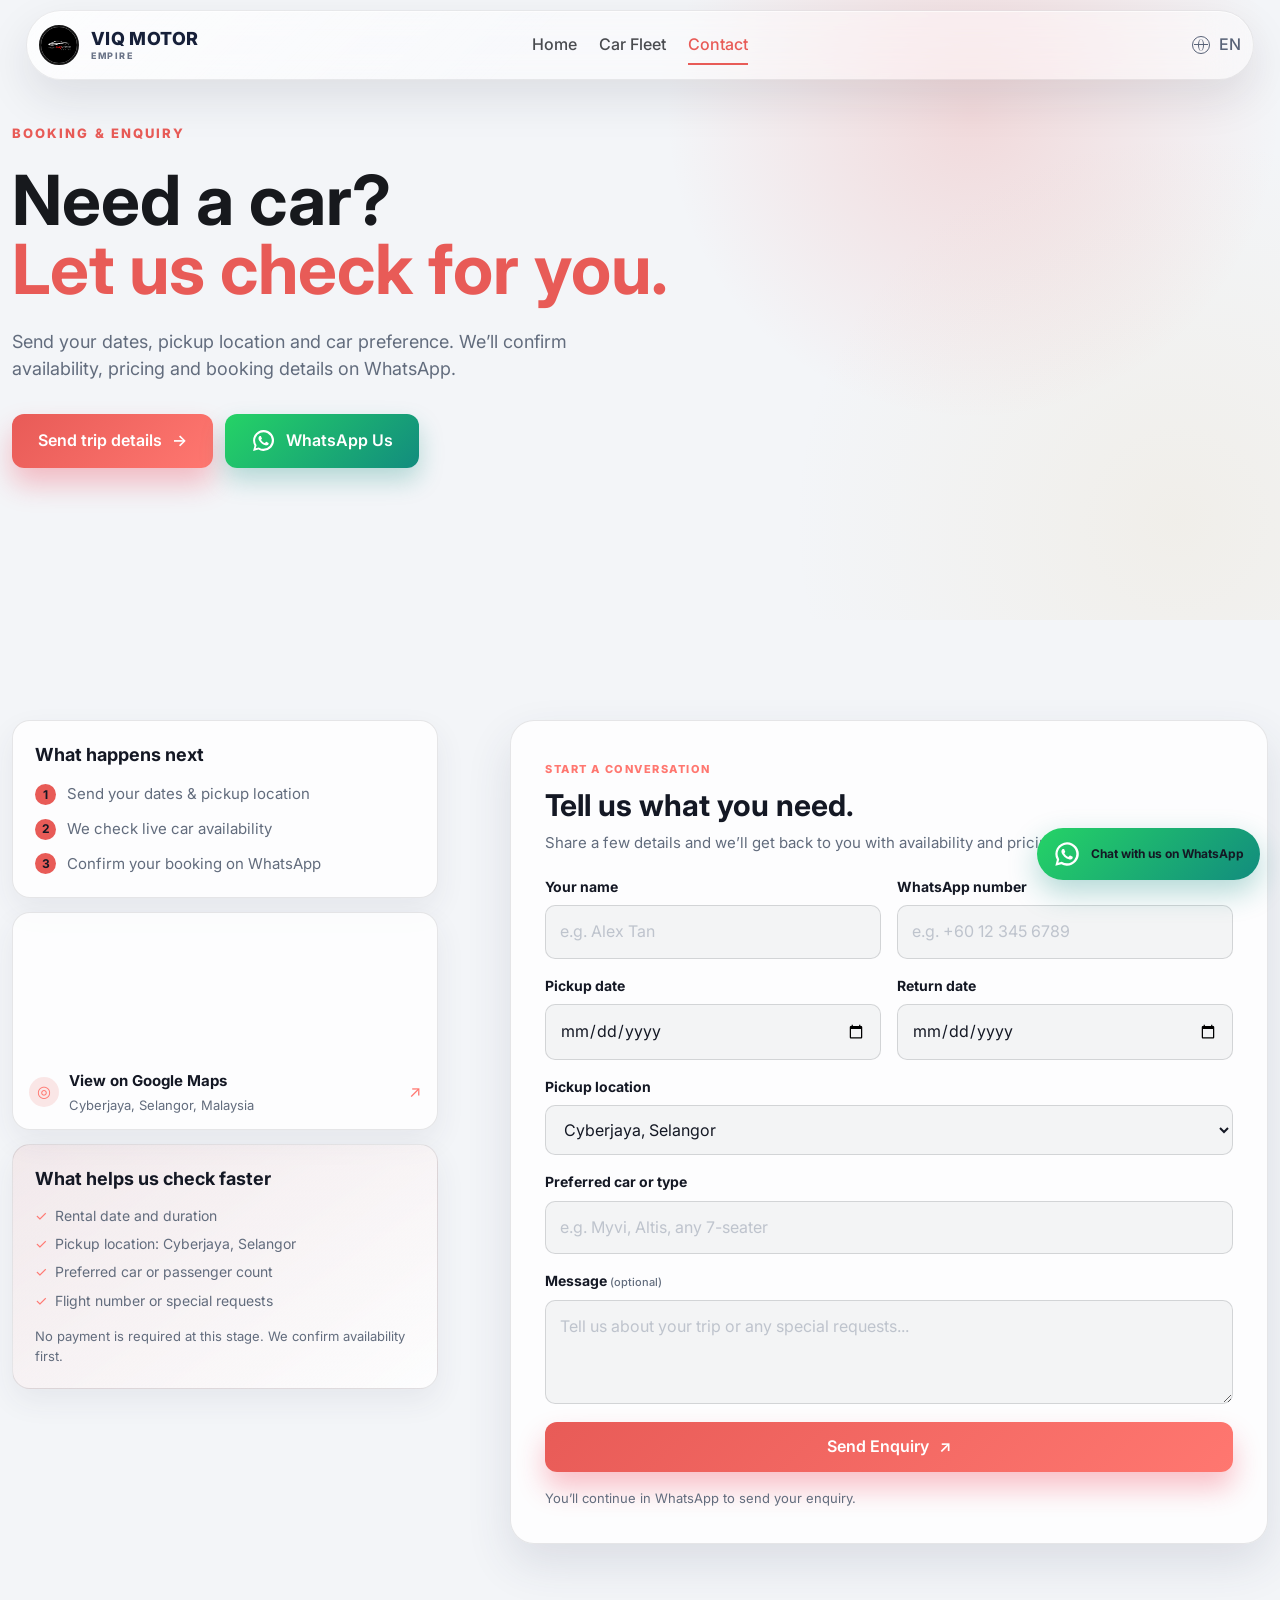
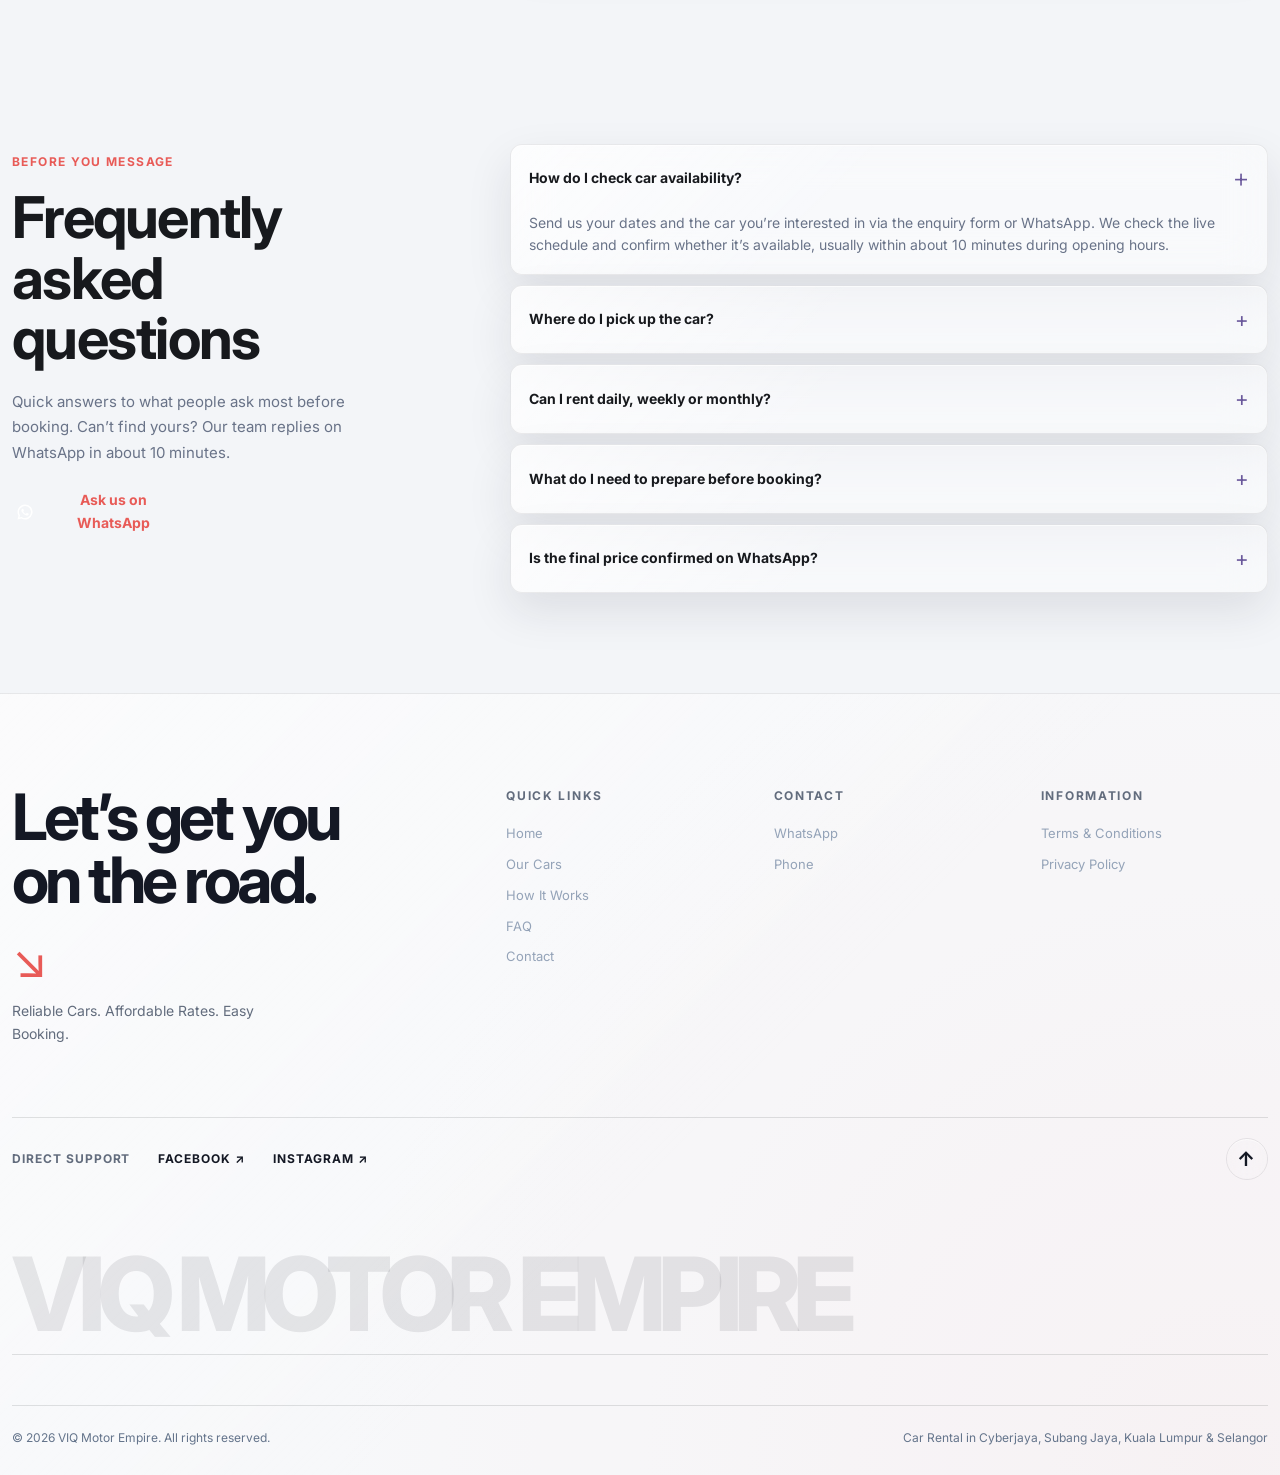
<file: contact.html>
<!DOCTYPE html>
<html lang="en" data-theme="light">
<head>
    <meta charset="UTF-8">
    <meta name="viewport" content="width=device-width, initial-scale=1.0">
    <meta name="description" content="Contact VIQ Motor Empire for car rental availability, pricing and booking support across Kuala Lumpur and Selangor.">
    <link rel="canonical" href="https://www.example.com/contact.html">
    <title>Contact & FAQ | VIQ Motor Empire</title>
    <link rel="preconnect" href="https://fonts.googleapis.com">
    <link rel="preconnect" href="https://fonts.gstatic.com" crossorigin>
    <link href="https://fonts.googleapis.com/css2?family=Inter:wght@400;500;600;700;800&family=Manrope:wght@400;500;600;700;800&display=swap" rel="stylesheet">
    <link rel="stylesheet" href="css/style.css?v=22">
</head>
<body class="contact-page">

    <header class="site-header" id="site-header">
        <nav class="navbar container">
            <a href="index.html#home" class="logo" aria-label="VIQ Motor Empire Home">
                <img class="logo-mark" src="img/VIQ%20MOTOR%20EMPIRE%20BLACK.png" alt="">
                <span class="logo-copy"><strong>VIQ MOTOR</strong><small>EMPIRE</small></span>
            </a>
            <div class="nav-links" id="nav-links">
                <a href="index.html#home">Home</a>
                <a href="fleet.html">Car Fleet</a>
                <a class="is-active" href="contact.html">Contact</a>
            </div>
            <div class="nav-actions">
                <button class="language-switcher" id="language-switcher" type="button" aria-label="Current language: English" aria-expanded="false"><span class="globe-icon" aria-hidden="true"></span><span class="language-code">EN</span></button>
                <button class="menu-toggle" id="menu-toggle" aria-label="Open navigation menu" aria-expanded="false" type="button"><span></span><span></span><span></span></button>
            </div>
        </nav>
    </header>

    <main>
        <section class="hero contact-hero" id="home">
            <div class="hero-overlay"></div>
            <div class="container hero-content">
                <div class="hero-copy reveal">
                    <div class="eyebrow">BOOKING & ENQUIRY</div>
                    <h1>Need a car? <span>Let us check for you.</span></h1>
                    <p>Send your dates, pickup location and car preference. We’ll confirm availability, pricing and booking details on WhatsApp.</p>
                    <div class="hero-actions">
                        <a href="#contact" class="btn btn-primary btn-large">Send trip details <span>→</span></a>
                        <button class="btn btn-whatsapp btn-large" data-whatsapp-general type="button"><span class="whatsapp-icon"></span>WhatsApp Us</button>
                    </div>
                </div>
            </div>
        </section>

        <section class="section contact-section" id="contact">
            <div class="container">
                <div class="contact-grid">
                    <aside class="contact-aside reveal">
                        <div class="contact-process-card">
                            <h2>What happens next</h2>
                            <ol>
                                <li><b>1</b><span>Send your dates & pickup location</span></li>
                                <li><b>2</b><span>We check live car availability</span></li>
                                <li><b>3</b><span>Confirm your booking on WhatsApp</span></li>
                            </ol>
                        </div>

                        <div class="contact-map-card">
                            <iframe
                                src="https://www.google.com/maps?q=Cyberjaya%2C%20Selangor%2C%20Malaysia&output=embed"
                                title="Map of Cyberjaya, Selangor"
                                loading="lazy"
                                referrerpolicy="no-referrer-when-downgrade"
                            ></iframe>
                            <a class="contact-map-label" href="https://www.google.com/maps/search/?api=1&query=Cyberjaya%2C%20Selangor%2C%20Malaysia" target="_blank" rel="noopener noreferrer">
                                <span class="contact-map-pin">◎</span>
                                <span><strong>View on Google Maps</strong><small>Cyberjaya, Selangor, Malaysia</small></span>
                                <span aria-hidden="true">↗</span>
                            </a>
                        </div>

                        <div class="contact-check-card">
                            <h2>What helps us check faster</h2>
                            <ul>
                                <li>Rental date and duration</li>
                                <li>Pickup location: Cyberjaya, Selangor</li>
                                <li>Preferred car or passenger count</li>
                                <li>Flight number or special requests</li>
                            </ul>
                            <p>No payment is required at this stage. We confirm availability first.</p>
                        </div>
                    </aside>

                    <div class="contact-form-panel reveal">
                        <div class="contact-form-heading">
                            <span class="contact-form-kicker">START A CONVERSATION</span>
                            <h3>Tell us what you need.</h3>
                            <p>Share a few details and we’ll get back to you with availability and pricing.</p>
                        </div>
                        <form class="contact-form" id="contact-form">
                            <div class="contact-form-grid">
                                <label class="contact-field"><span>Your name</span><input type="text" name="name" autocomplete="name" placeholder="e.g. Alex Tan" required></label>
                                <label class="contact-field"><span>WhatsApp number</span><input type="tel" name="phone" autocomplete="tel" placeholder="e.g. +60 12 345 6789" required></label>
                                <label class="contact-field"><span>Pickup date</span><input type="date" name="pickup" required></label>
                                <label class="contact-field"><span>Return date</span><input type="date" name="return" required></label>
                            </div>
                            <label class="contact-field"><span>Pickup location</span><select name="location" required><option value="Cyberjaya, Selangor">Cyberjaya, Selangor</option></select></label>
                            <label class="contact-field"><span>Preferred car or type</span><input type="text" name="vehicle" placeholder="e.g. Myvi, Altis, any 7-seater" required></label>
                            <label class="contact-field"><span>Message <small>(optional)</small></span><textarea name="message" rows="3" placeholder="Tell us about your trip or any special requests..."></textarea></label>
                            <button class="btn btn-primary contact-submit" type="submit">Send Enquiry <span aria-hidden="true">↗</span></button>
                            <p class="contact-form-note">You’ll continue in WhatsApp to send your enquiry.</p>
                        </form>
                    </div>

                </div>
            </div>
        </section>

        <section class="section faq-section" id="faq">
            <div class="container faq-layout">
                <div class="faq-intro reveal">
                    <span class="section-label">BEFORE YOU MESSAGE</span>
                    <h2>Frequently asked<br>questions</h2>
                    <p>Quick answers to what people ask most before booking. Can’t find yours? Our team replies on WhatsApp in about 10 minutes.</p>
                    <button class="faq-whatsapp-link" data-whatsapp-general type="button"><span class="whatsapp-icon"></span>Ask us on WhatsApp</button>
                </div>
                <div class="faq-list" id="faq-list">
                    <article class="faq-item active reveal"><button class="faq-question" type="button" aria-expanded="true"><span>How do I check car availability?</span><span class="faq-icon">×</span></button><div class="faq-answer"><p>Send us your dates and the car you’re interested in via the enquiry form or WhatsApp. We check the live schedule and confirm whether it’s available, usually within about 10 minutes during opening hours.</p></div></article>
                    <article class="faq-item reveal"><button class="faq-question" type="button" aria-expanded="false"><span>Where do I pick up the car?</span><span class="faq-icon">+</span></button><div class="faq-answer"><p>All cars are collected from our pickup location in Cyberjaya, Selangor.</p></div></article>
                    <article class="faq-item reveal"><button class="faq-question" type="button" aria-expanded="false"><span>Can I rent daily, weekly or monthly?</span><span class="faq-icon">+</span></button><div class="faq-answer"><p>Yes. We offer flexible rental periods, subject to vehicle availability and your requirements.</p></div></article>
                    <article class="faq-item reveal"><button class="faq-question" type="button" aria-expanded="false"><span>What do I need to prepare before booking?</span><span class="faq-icon">+</span></button><div class="faq-answer"><p>Prepare your preferred dates, pickup location, contact number and a valid driving licence for the booking process.</p></div></article>
                    <article class="faq-item reveal"><button class="faq-question" type="button" aria-expanded="false"><span>Is the final price confirmed on WhatsApp?</span><span class="faq-icon">+</span></button><div class="faq-answer"><p>Yes. We confirm availability, rental pricing and booking details with you before you decide.</p></div></article>
                </div>
            </div>
            </section>
    </main>

    <footer class="footer"><div class="container"><div class="footer-grid"><div class="footer-brand"><h2>Let’s get you<br>on the road.</h2><a class="footer-arrow" href="index.html#home" aria-label="Go to homepage">↘</a><p>Reliable Cars. Affordable Rates. Easy Booking.</p></div><div class="footer-links"><h4>Quick Links</h4><a href="index.html#home">Home</a><a href="fleet.html">Our Cars</a><a href="index.html#how-it-works">How It Works</a><a href="#faq">FAQ</a><a href="#contact">Contact</a></div><div class="footer-links"><h4>Contact</h4><button data-whatsapp-general class="footer-action" type="button">WhatsApp</button><a href="tel:+60XXXXXXXXX" data-phone-link>Phone</a></div><div class="footer-links"><h4>Information</h4><a href="terms.html">Terms & Conditions</a><a href="terms.html#personal-information-documents">Privacy Policy</a></div></div><div class="footer-socials"><span>Direct support</span><a href="https://www.facebook.com/viqmotorempire" target="_blank" rel="noopener noreferrer">Facebook ↗</a><a href="https://www.instagram.com/viqmotorempire" target="_blank" rel="noopener noreferrer">Instagram ↗</a><a href="index.html#home" class="footer-back-top" aria-label="Back to top">↑</a></div><div class="footer-signature" aria-hidden="true">VIQ MOTOR EMPIRE</div><div class="footer-bottom"><p>© <span id="current-year"></span> VIQ Motor Empire. All rights reserved.</p><p>Car Rental in Cyberjaya, Subang Jaya, Kuala Lumpur & Selangor</p></div></div></footer>

    <button class="floating-whatsapp" data-whatsapp-general aria-label="Chat with VIQ Motor Empire on WhatsApp" type="button"><span class="floating-whatsapp-icon"></span><span class="floating-whatsapp-label">Chat with us on WhatsApp</span></button>
    <script src="js/script.js?v=22"></script>
</body>
</html>
</file>
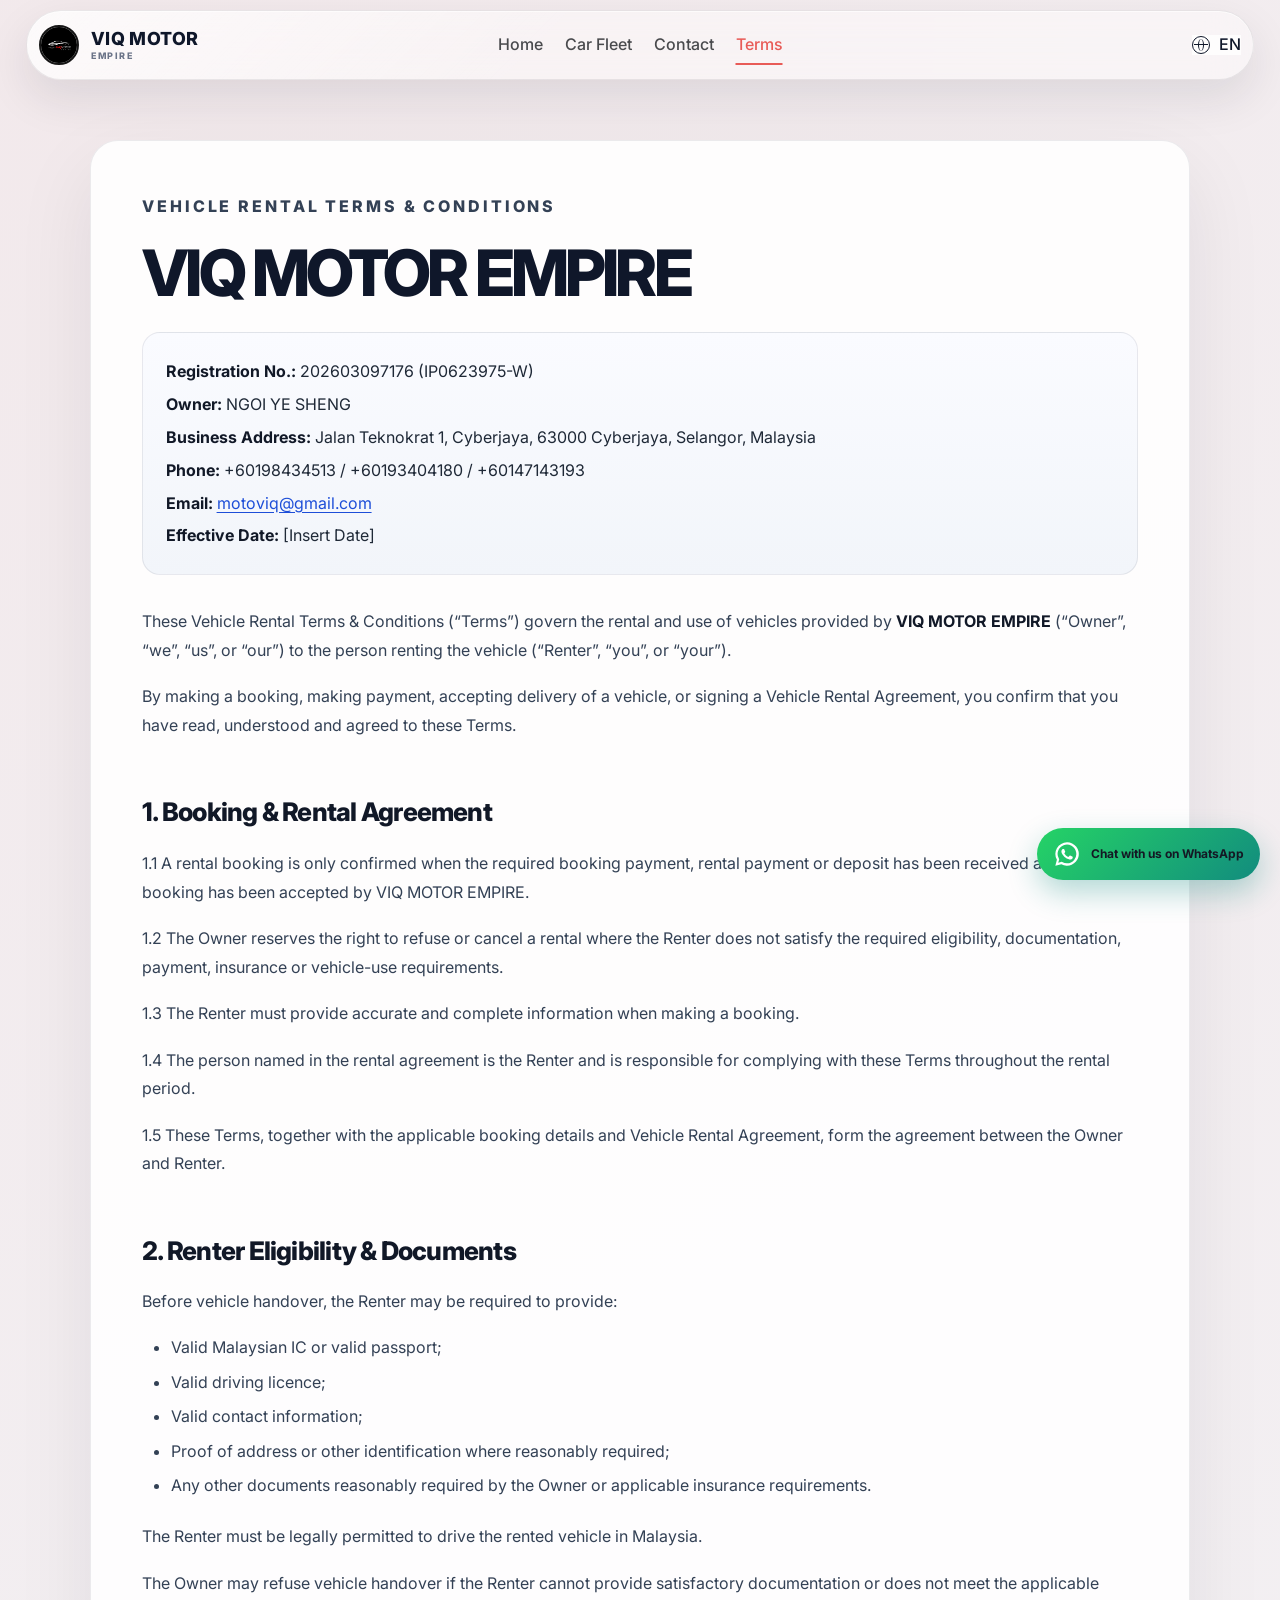
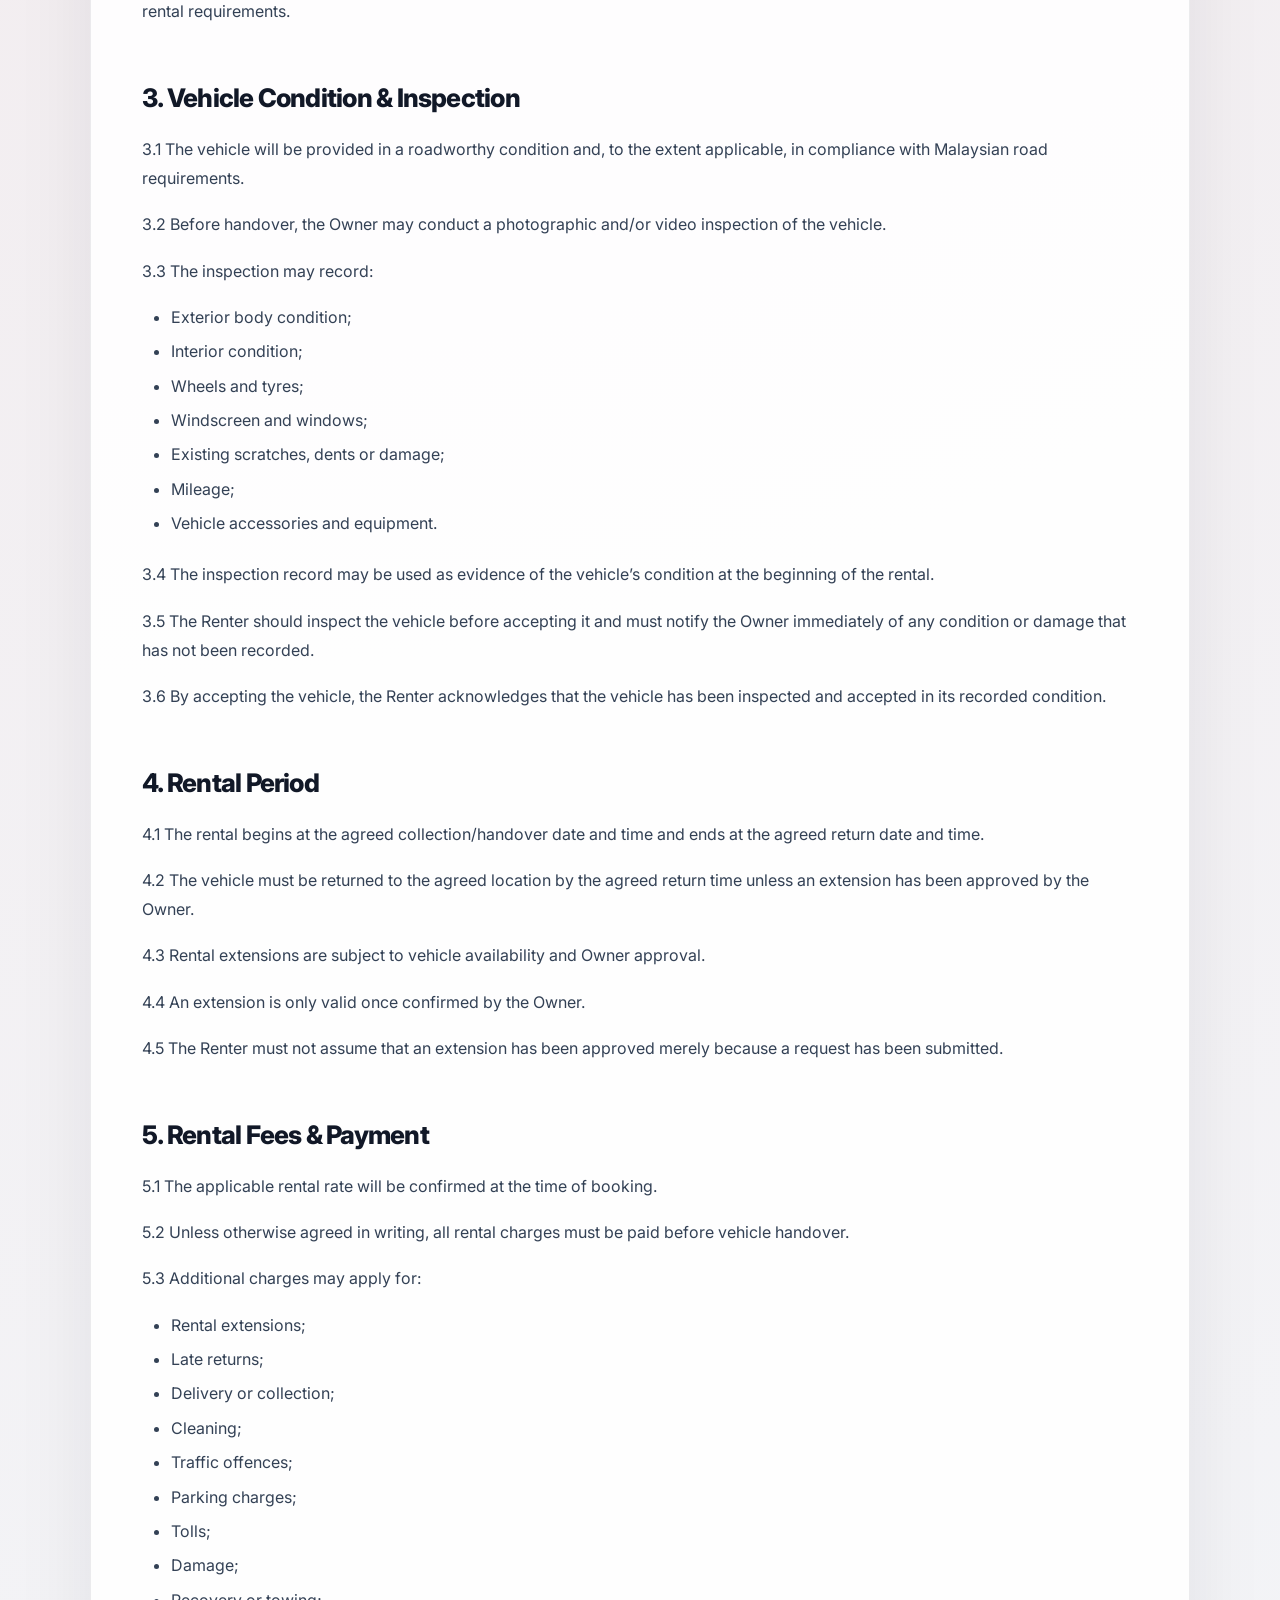
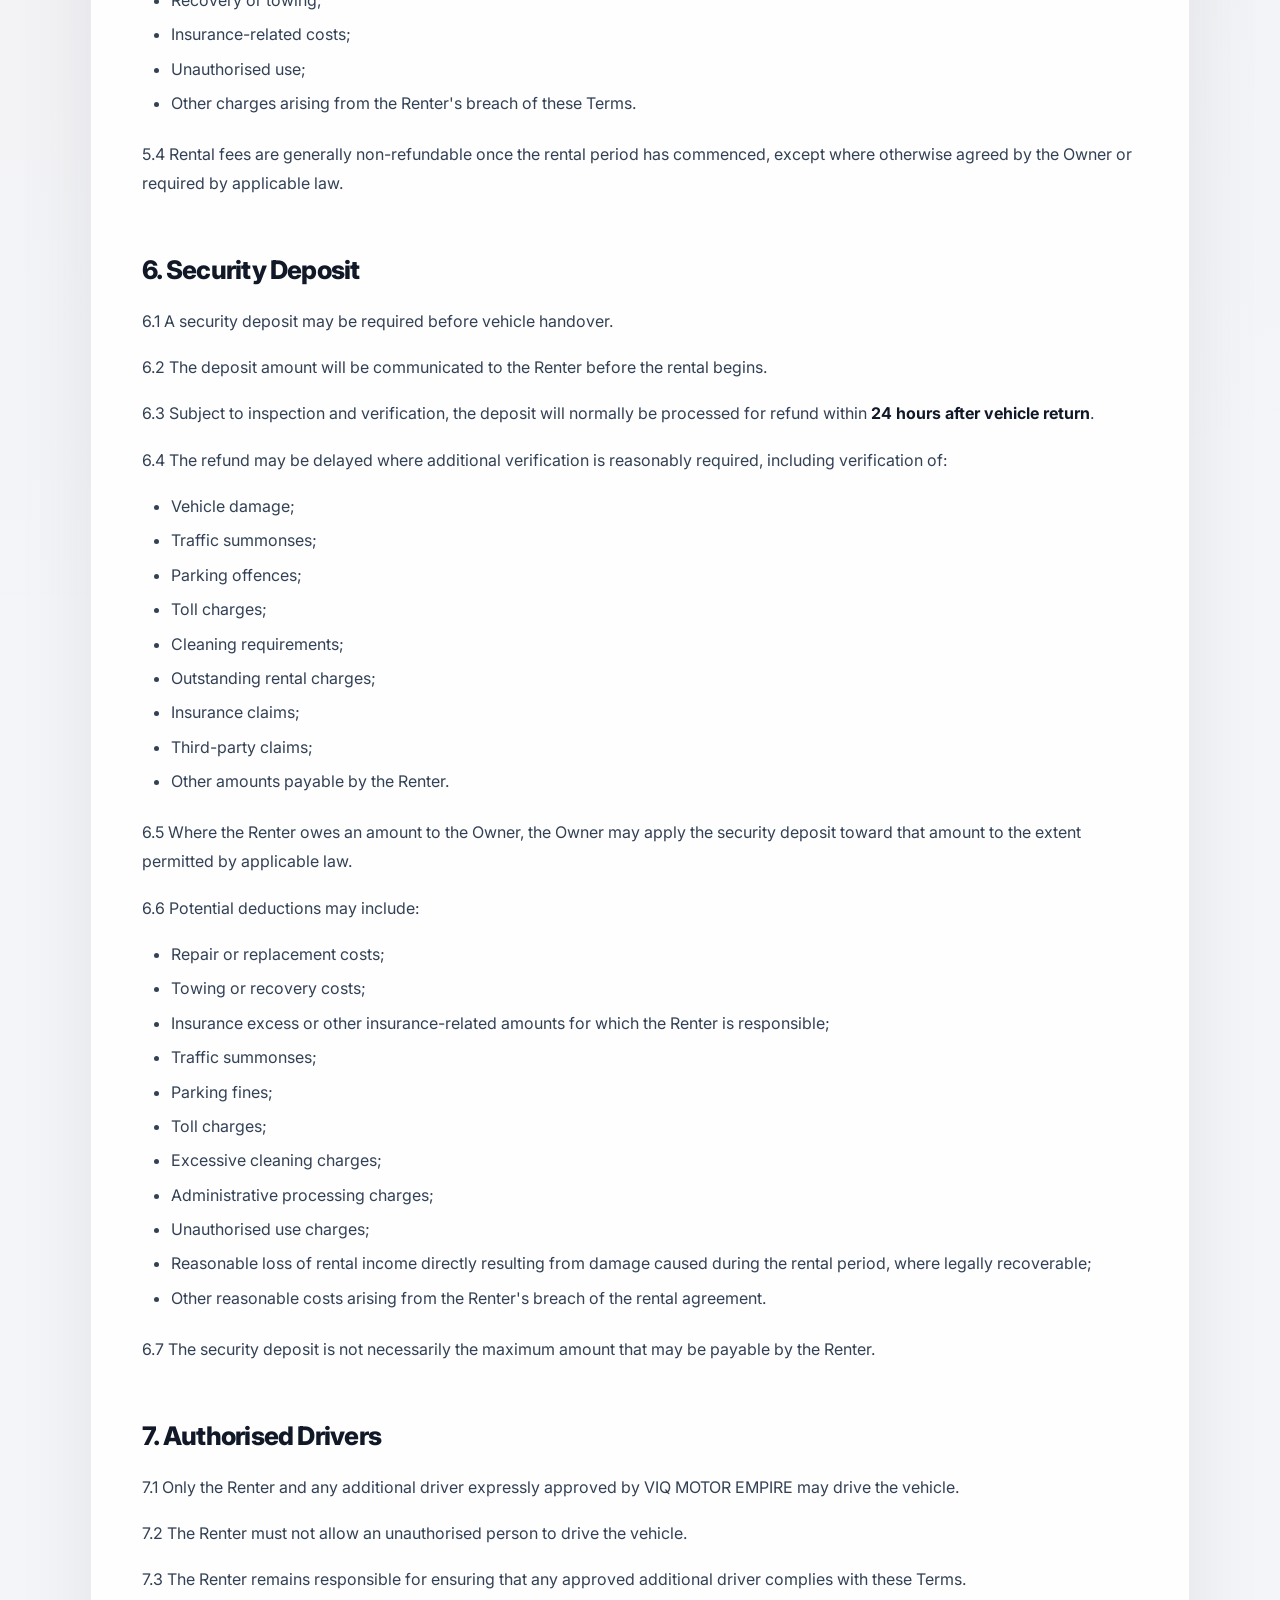
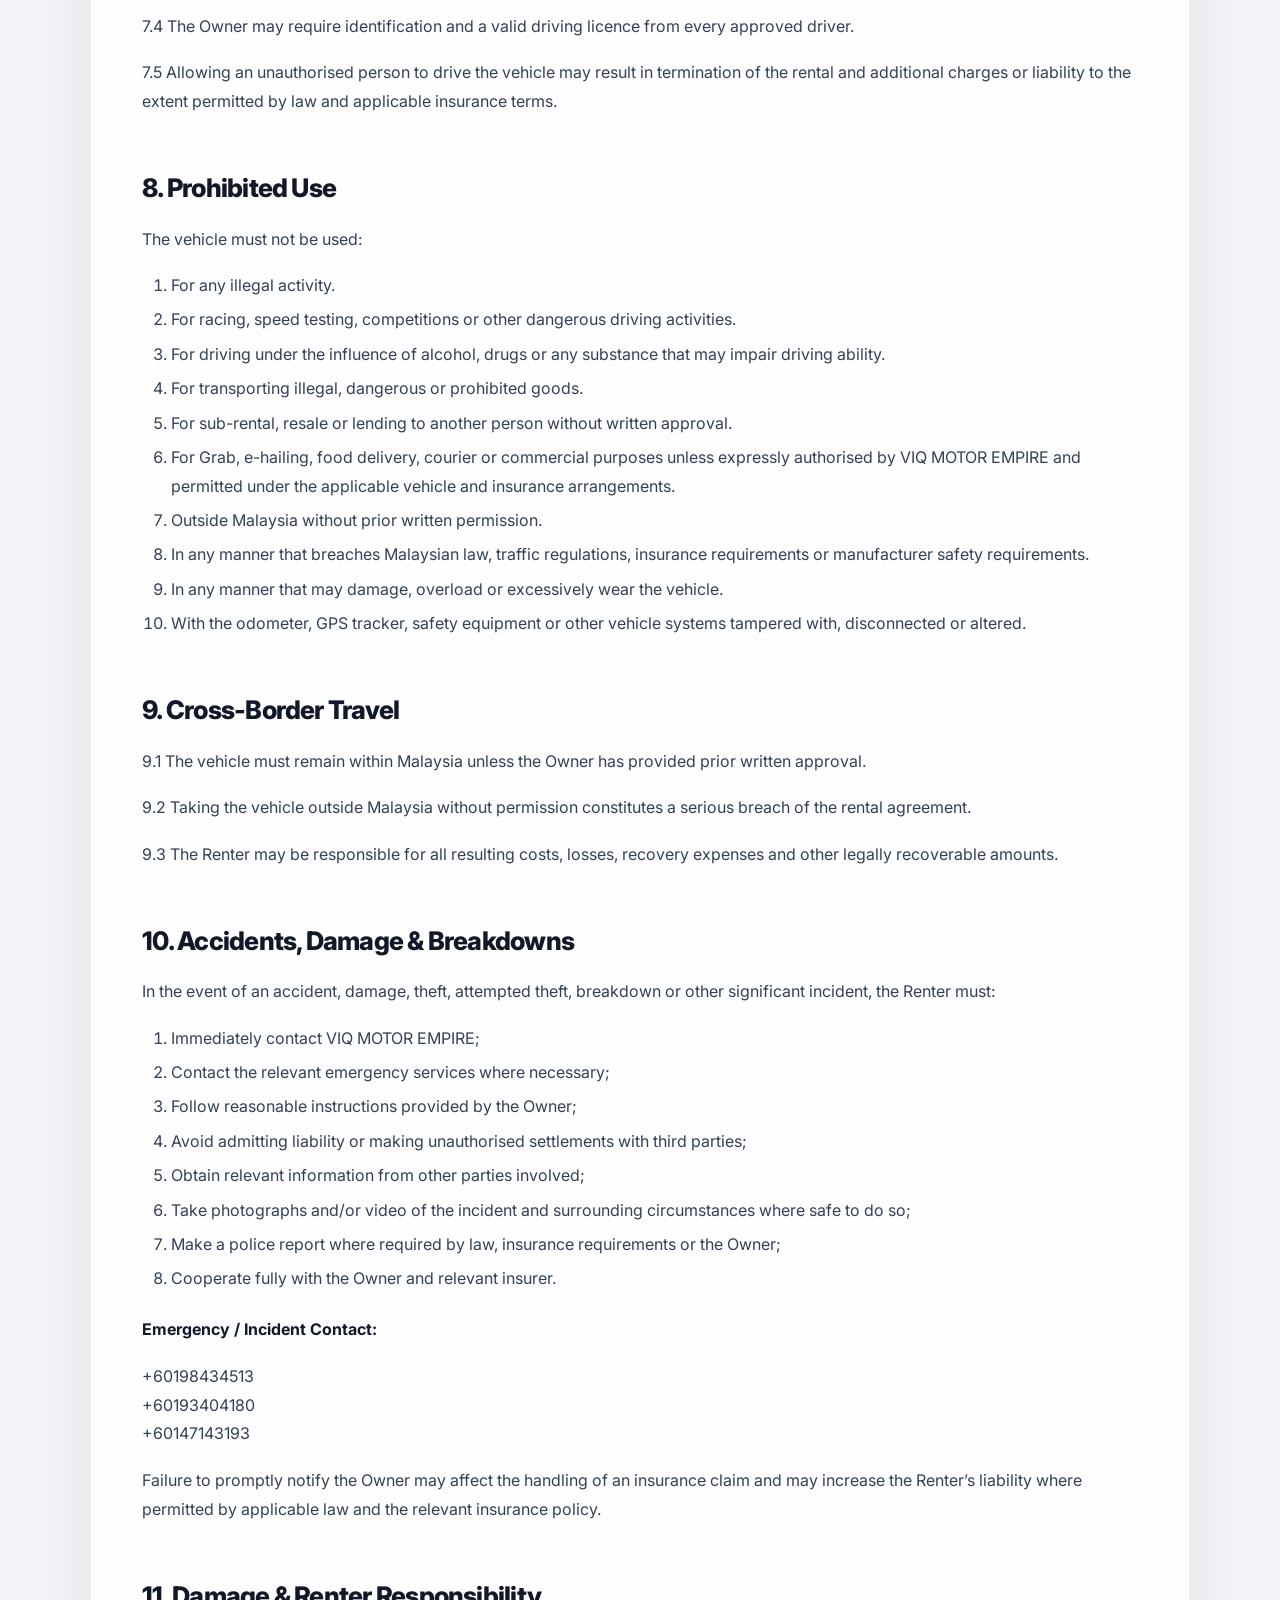
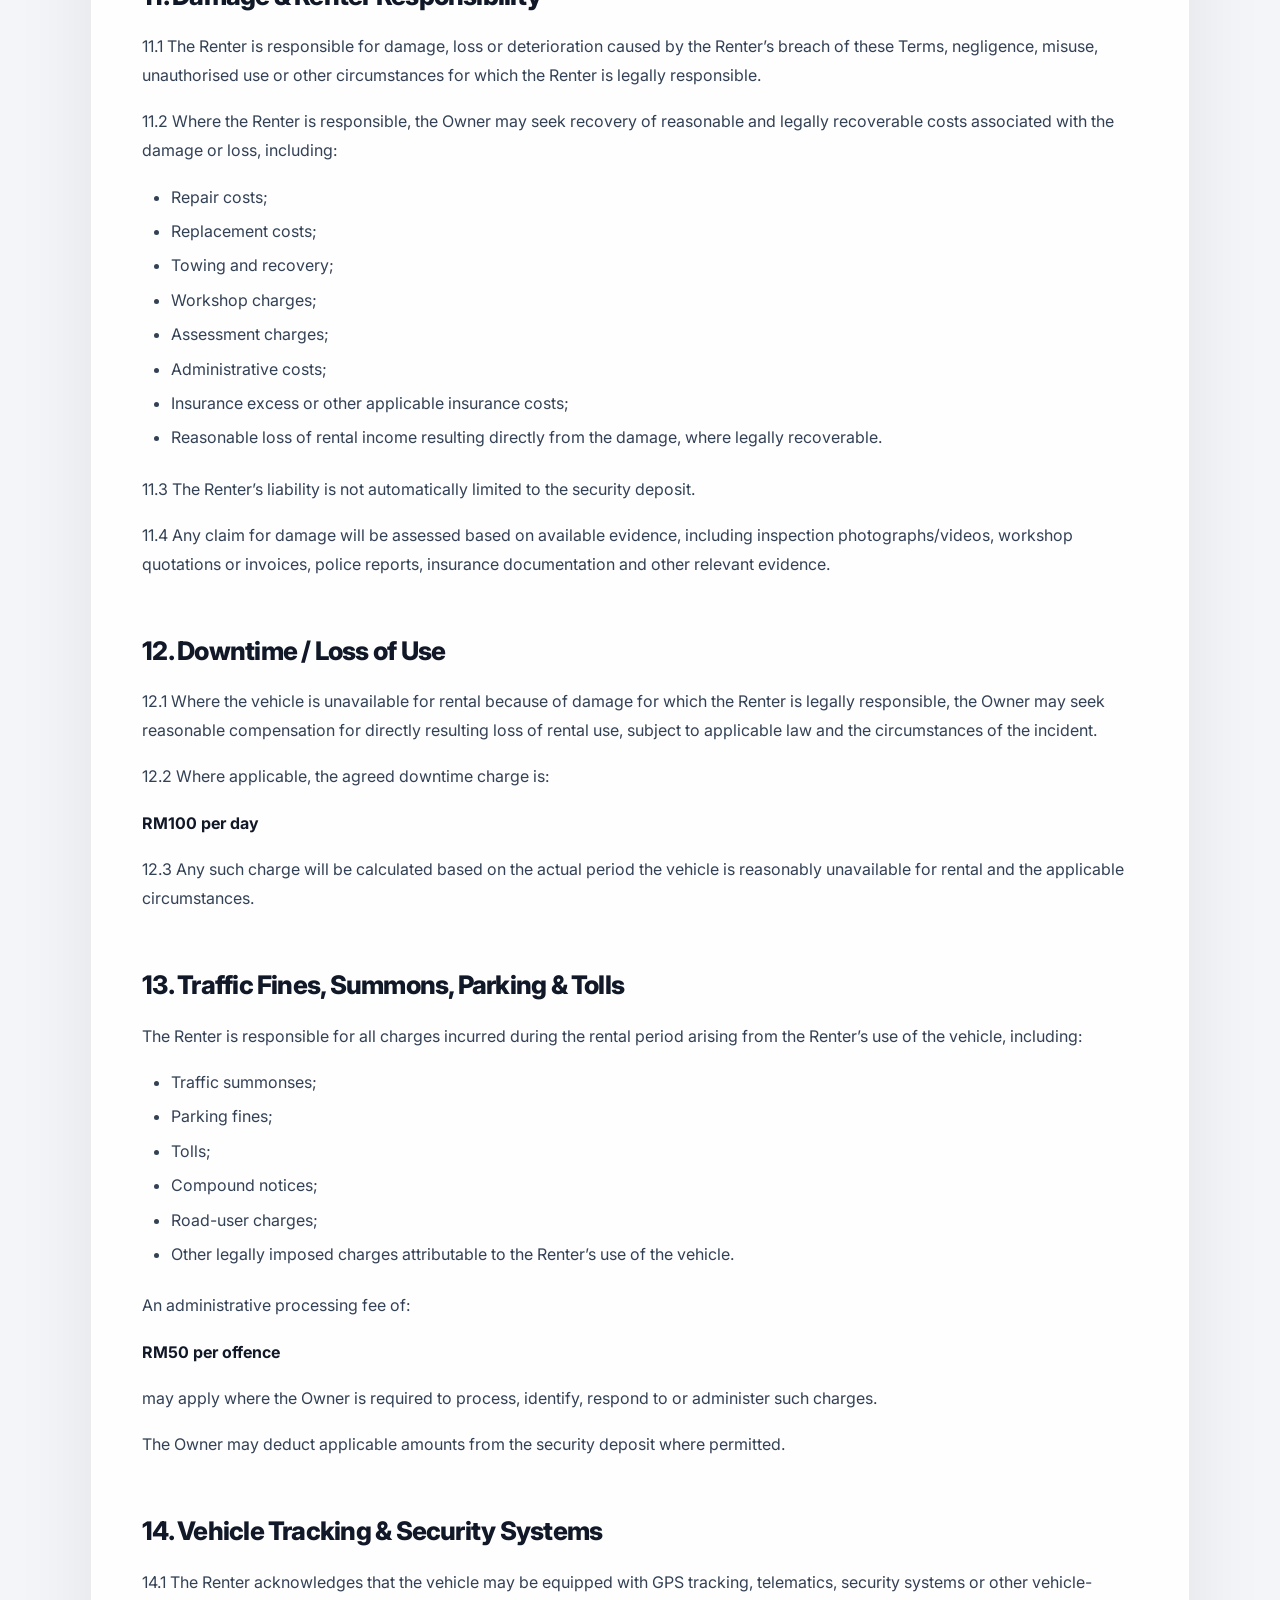
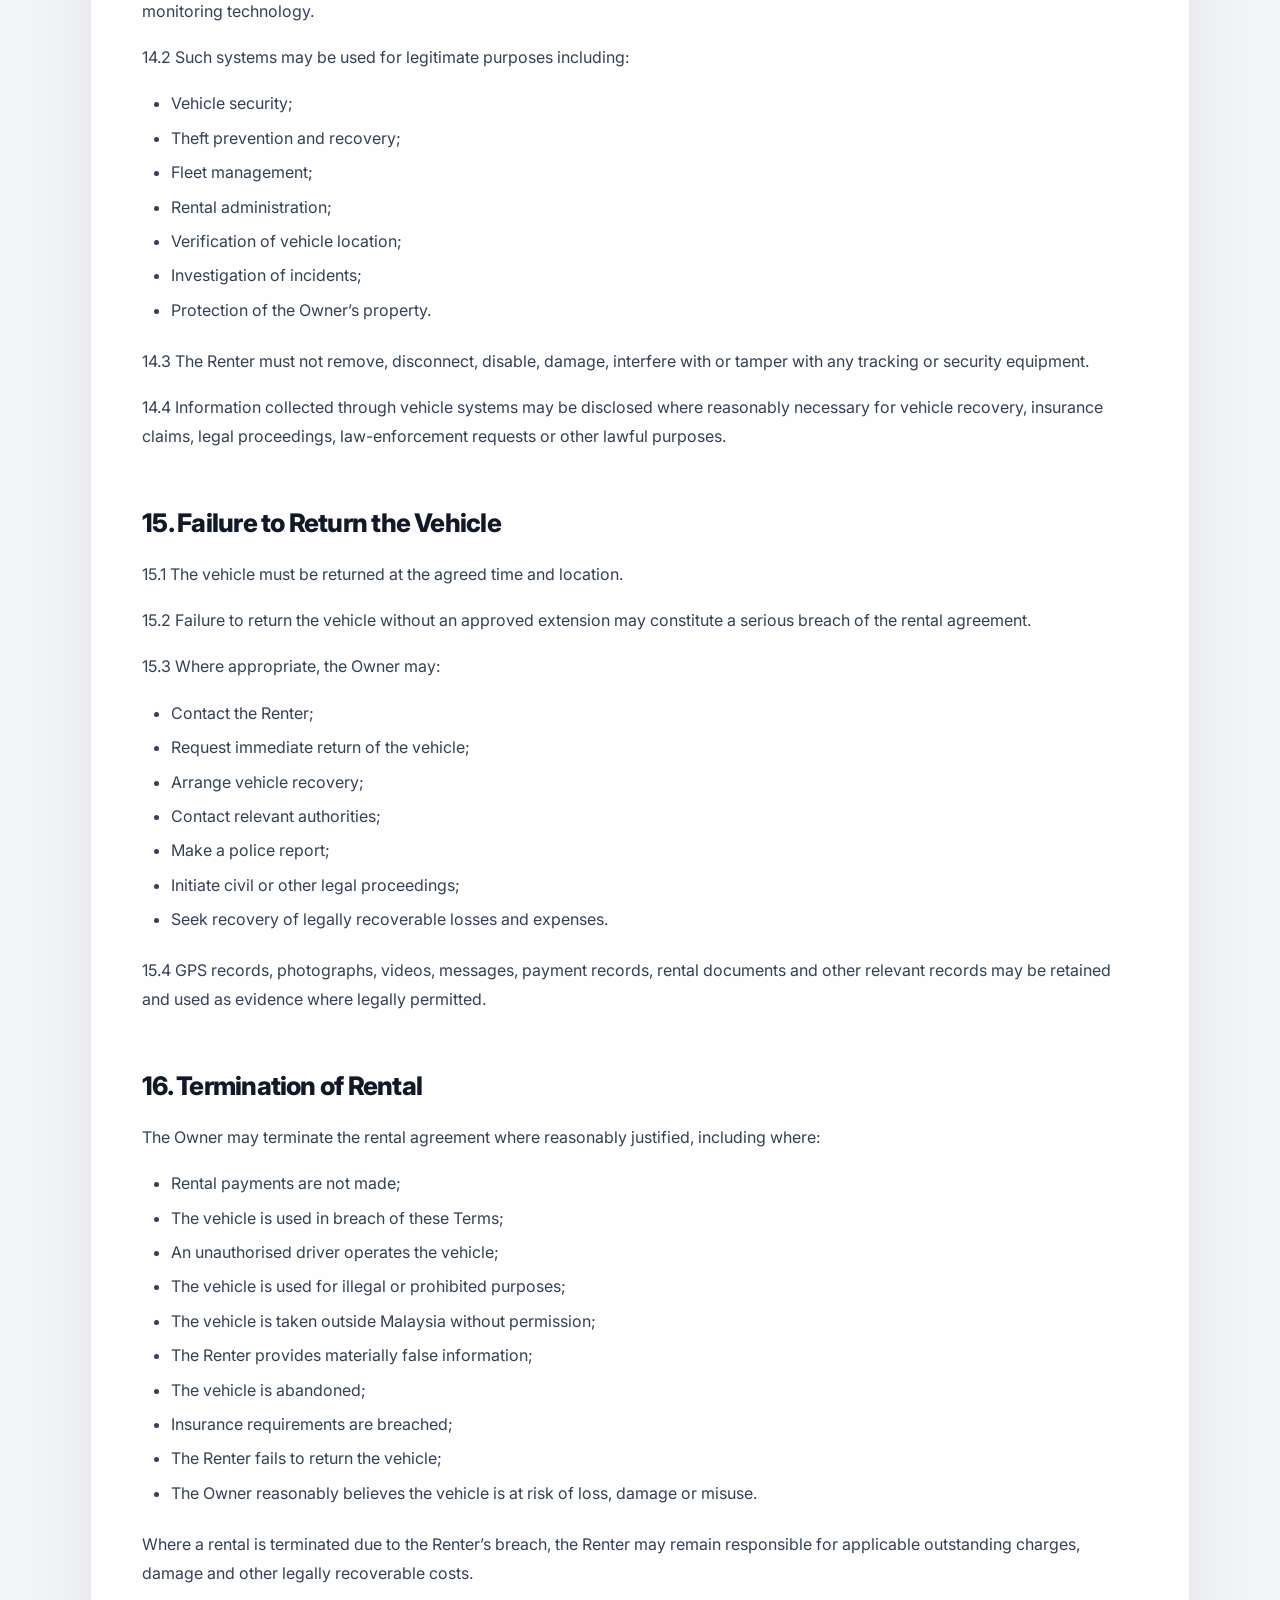
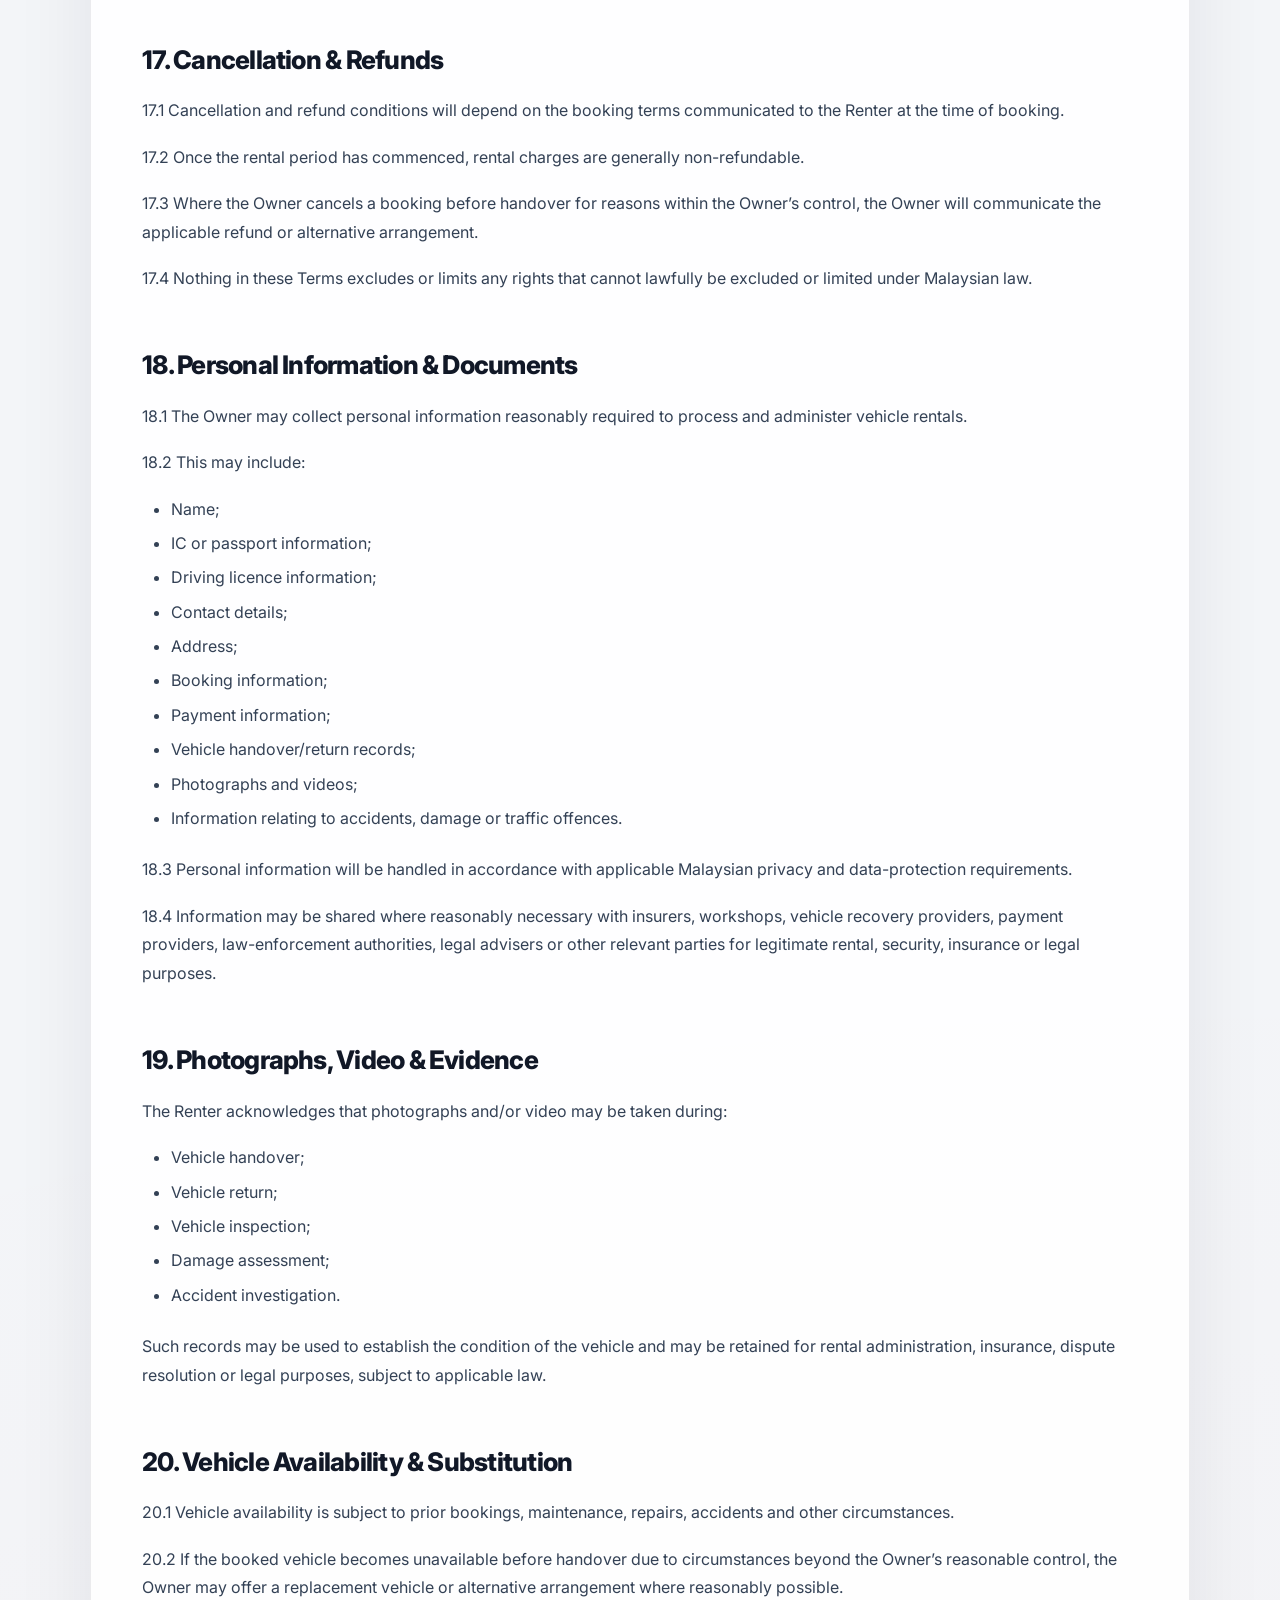
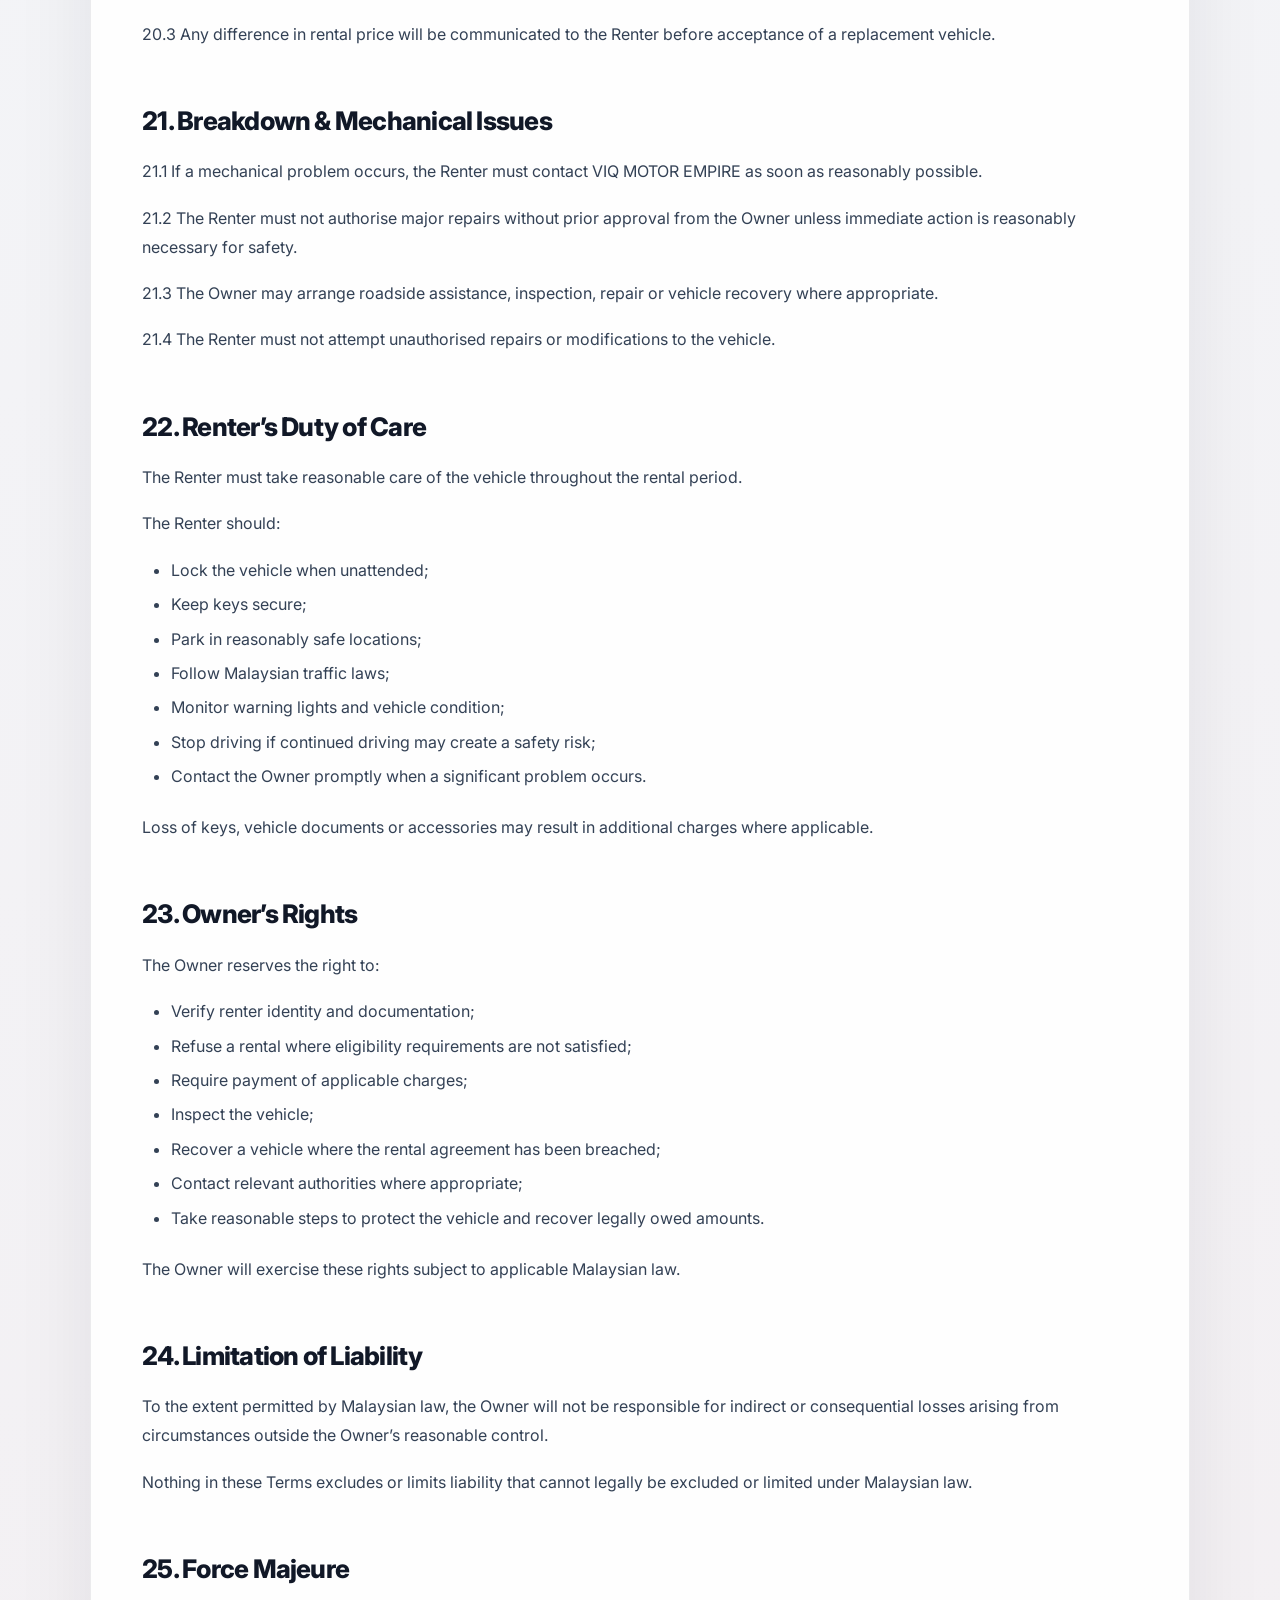
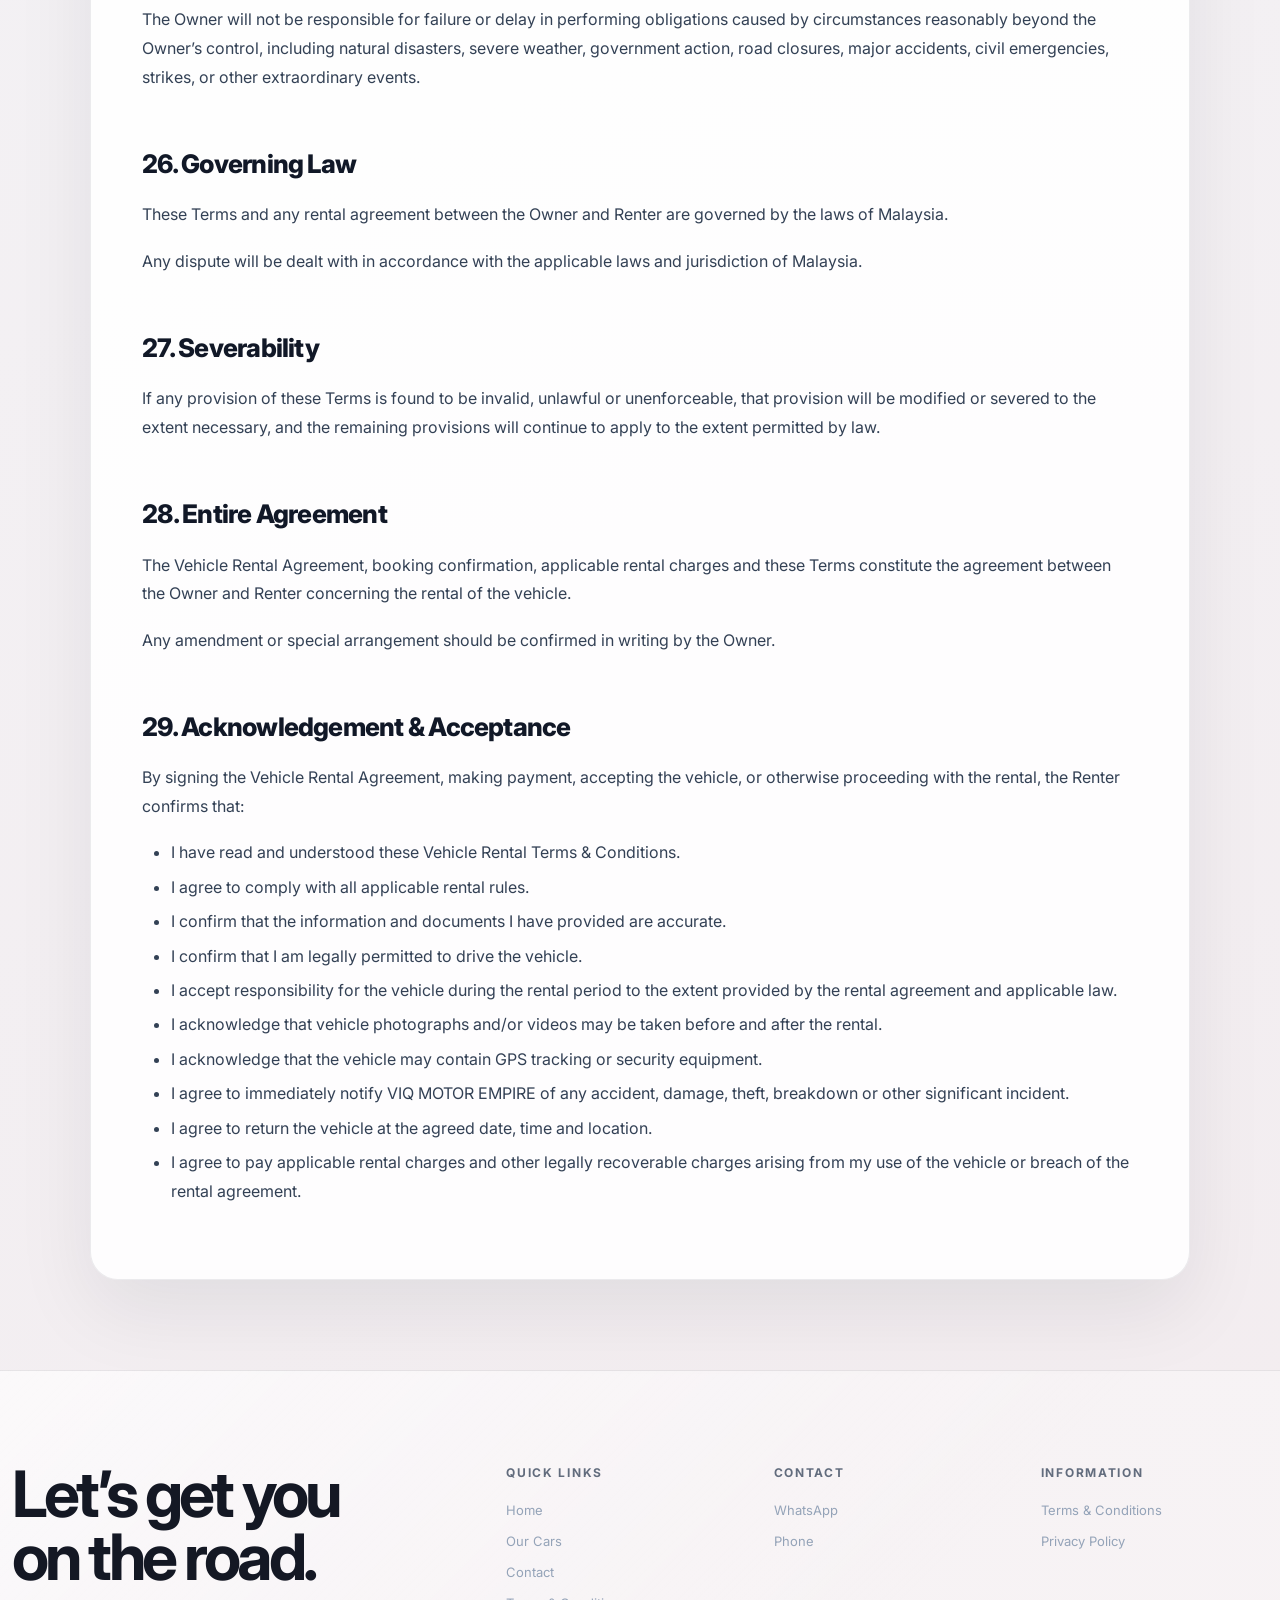
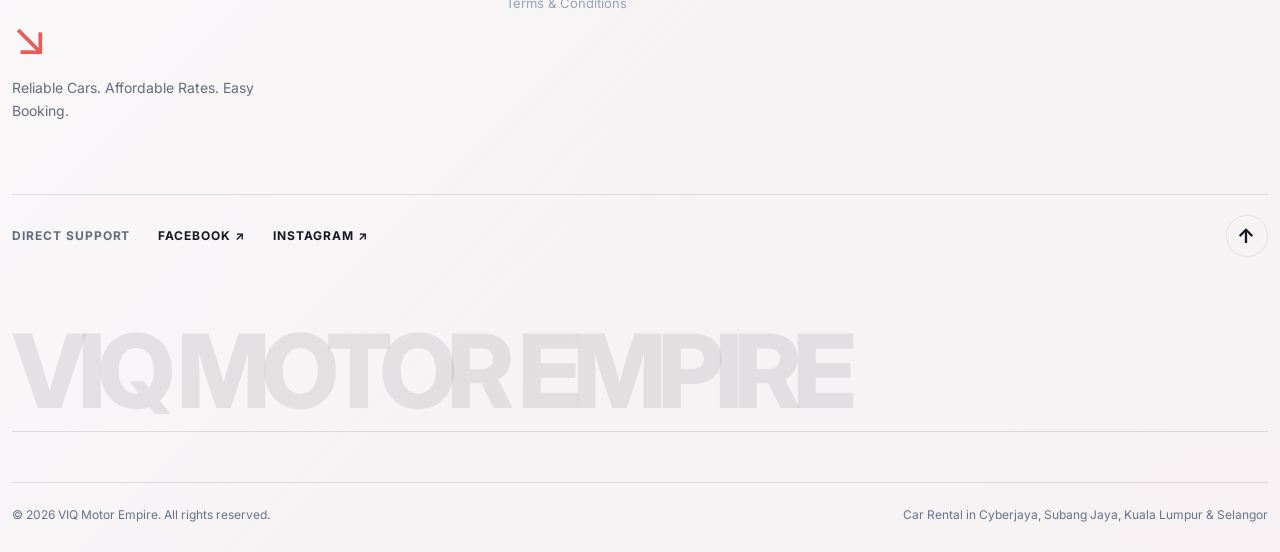
<file: terms.html>
<!DOCTYPE html>
<html lang="en" data-theme="light">
<head>
    <meta charset="UTF-8">
    <meta name="viewport" content="width=device-width, initial-scale=1.0">
    <meta name="description" content="Vehicle rental terms and conditions for VIQ Motor Empire.">
    <title>Terms & Conditions | VIQ Motor Empire</title>
    <link rel="canonical" href="https://www.example.com/terms.html">
    <link rel="preconnect" href="https://fonts.googleapis.com">
    <link rel="preconnect" href="https://fonts.gstatic.com" crossorigin>
    <link href="https://fonts.googleapis.com/css2?family=Inter:wght@400;500;600;700;800&family=Manrope:wght@400;500;600;700;800&display=swap" rel="stylesheet">
    <link rel="stylesheet" href="css/style.css?v=22">
</head>
<body class="legal-page-body">
    <header class="site-header" id="site-header">
        <nav class="navbar container">
            <a href="index.html#home" class="logo" aria-label="VIQ Motor Empire Home">
                <img class="logo-mark" src="img/VIQ%20MOTOR%20EMPIRE%20BLACK.png" alt="">
                <span class="logo-copy"><strong>VIQ MOTOR</strong><small>EMPIRE</small></span>
            </a>
            <div class="nav-links" id="nav-links">
                <a href="index.html#home">Home</a>
                <a href="fleet.html">Car Fleet</a>
                <a href="contact.html">Contact</a>
                <a class="is-active" href="terms.html">Terms</a>
            </div>
            <div class="nav-actions">
                <button class="language-switcher" id="language-switcher" type="button" aria-label="Current language: English" aria-expanded="false"><span class="globe-icon" aria-hidden="true"></span><span class="language-code">EN</span></button>
                <button class="menu-toggle" id="menu-toggle" aria-label="Open navigation menu" aria-expanded="false" type="button"><span></span><span></span><span></span></button>
            </div>
        </nav>
    </header>

    <main class="legal-page">
        <div class="container legal-shell">
            <article class="legal-content reveal">
                <p class="legal-kicker">VEHICLE RENTAL TERMS &amp; CONDITIONS</p>
                <h1>VIQ MOTOR EMPIRE</h1>

                <div class="legal-meta">
                    <p><strong>Registration No.:</strong> 202603097176 (IP0623975-W)</p>
                    <p><strong>Owner:</strong> NGOI YE SHENG</p>
                    <p><strong>Business Address:</strong> Jalan Teknokrat 1, Cyberjaya, 63000 Cyberjaya, Selangor, Malaysia</p>
                    <p><strong>Phone:</strong> +60198434513 / +60193404180 / +60147143193</p>
                    <p><strong>Email:</strong> <a href="mailto:motoviq@gmail.com">motoviq@gmail.com</a></p>
                    <p><strong>Effective Date:</strong> [Insert Date]</p>
                </div>

                <p>These Vehicle Rental Terms &amp; Conditions (&ldquo;Terms&rdquo;) govern the rental and use of vehicles provided by <strong>VIQ MOTOR EMPIRE</strong> (&ldquo;Owner&rdquo;, &ldquo;we&rdquo;, &ldquo;us&rdquo;, or &ldquo;our&rdquo;) to the person renting the vehicle (&ldquo;Renter&rdquo;, &ldquo;you&rdquo;, or &ldquo;your&rdquo;).</p>

                <p>By making a booking, making payment, accepting delivery of a vehicle, or signing a Vehicle Rental Agreement, you confirm that you have read, understood and agreed to these Terms.</p>

                <h2>1. Booking &amp; Rental Agreement</h2>
                <p>1.1 A rental booking is only confirmed when the required booking payment, rental payment or deposit has been received and the booking has been accepted by VIQ MOTOR EMPIRE.</p>
                <p>1.2 The Owner reserves the right to refuse or cancel a rental where the Renter does not satisfy the required eligibility, documentation, payment, insurance or vehicle-use requirements.</p>
                <p>1.3 The Renter must provide accurate and complete information when making a booking.</p>
                <p>1.4 The person named in the rental agreement is the Renter and is responsible for complying with these Terms throughout the rental period.</p>
                <p>1.5 These Terms, together with the applicable booking details and Vehicle Rental Agreement, form the agreement between the Owner and Renter.</p>

                <h2>2. Renter Eligibility &amp; Documents</h2>
                <p>Before vehicle handover, the Renter may be required to provide:</p>
                <ul>
                    <li>Valid Malaysian IC or valid passport;</li>
                    <li>Valid driving licence;</li>
                    <li>Valid contact information;</li>
                    <li>Proof of address or other identification where reasonably required;</li>
                    <li>Any other documents reasonably required by the Owner or applicable insurance requirements.</li>
                </ul>
                <p>The Renter must be legally permitted to drive the rented vehicle in Malaysia.</p>
                <p>The Owner may refuse vehicle handover if the Renter cannot provide satisfactory documentation or does not meet the applicable rental requirements.</p>

                <h2>3. Vehicle Condition &amp; Inspection</h2>
                <p>3.1 The vehicle will be provided in a roadworthy condition and, to the extent applicable, in compliance with Malaysian road requirements.</p>
                <p>3.2 Before handover, the Owner may conduct a photographic and/or video inspection of the vehicle.</p>
                <p>3.3 The inspection may record:</p>
                <ul>
                    <li>Exterior body condition;</li>
                    <li>Interior condition;</li>
                    <li>Wheels and tyres;</li>
                    <li>Windscreen and windows;</li>
                    <li>Existing scratches, dents or damage;</li>
                    <li>Mileage;</li>
                    <li>Vehicle accessories and equipment.</li>
                </ul>
                <p>3.4 The inspection record may be used as evidence of the vehicle&rsquo;s condition at the beginning of the rental.</p>
                <p>3.5 The Renter should inspect the vehicle before accepting it and must notify the Owner immediately of any condition or damage that has not been recorded.</p>
                <p>3.6 By accepting the vehicle, the Renter acknowledges that the vehicle has been inspected and accepted in its recorded condition.</p>

                <h2>4. Rental Period</h2>
                <p>4.1 The rental begins at the agreed collection/handover date and time and ends at the agreed return date and time.</p>
                <p>4.2 The vehicle must be returned to the agreed location by the agreed return time unless an extension has been approved by the Owner.</p>
                <p>4.3 Rental extensions are subject to vehicle availability and Owner approval.</p>
                <p>4.4 An extension is only valid once confirmed by the Owner.</p>
                <p>4.5 The Renter must not assume that an extension has been approved merely because a request has been submitted.</p>

                <h2>5. Rental Fees &amp; Payment</h2>
                <p>5.1 The applicable rental rate will be confirmed at the time of booking.</p>
                <p>5.2 Unless otherwise agreed in writing, all rental charges must be paid before vehicle handover.</p>
                <p>5.3 Additional charges may apply for:</p>
                <ul>
                    <li>Rental extensions;</li>
                    <li>Late returns;</li>
                    <li>Delivery or collection;</li>
                    <li>Cleaning;</li>
                    <li>Traffic offences;</li>
                    <li>Parking charges;</li>
                    <li>Tolls;</li>
                    <li>Damage;</li>
                    <li>Recovery or towing;</li>
                    <li>Insurance-related costs;</li>
                    <li>Unauthorised use;</li>
                    <li>Other charges arising from the Renter's breach of these Terms.</li>
                </ul>
                <p>5.4 Rental fees are generally non-refundable once the rental period has commenced, except where otherwise agreed by the Owner or required by applicable law.</p>

                <h2>6. Security Deposit</h2>
                <p>6.1 A security deposit may be required before vehicle handover.</p>
                <p>6.2 The deposit amount will be communicated to the Renter before the rental begins.</p>
                <p>6.3 Subject to inspection and verification, the deposit will normally be processed for refund within <strong>24 hours after vehicle return</strong>.</p>
                <p>6.4 The refund may be delayed where additional verification is reasonably required, including verification of:</p>
                <ul>
                    <li>Vehicle damage;</li>
                    <li>Traffic summonses;</li>
                    <li>Parking offences;</li>
                    <li>Toll charges;</li>
                    <li>Cleaning requirements;</li>
                    <li>Outstanding rental charges;</li>
                    <li>Insurance claims;</li>
                    <li>Third-party claims;</li>
                    <li>Other amounts payable by the Renter.</li>
                </ul>
                <p>6.5 Where the Renter owes an amount to the Owner, the Owner may apply the security deposit toward that amount to the extent permitted by applicable law.</p>
                <p>6.6 Potential deductions may include:</p>
                <ul>
                    <li>Repair or replacement costs;</li>
                    <li>Towing or recovery costs;</li>
                    <li>Insurance excess or other insurance-related amounts for which the Renter is responsible;</li>
                    <li>Traffic summonses;</li>
                    <li>Parking fines;</li>
                    <li>Toll charges;</li>
                    <li>Excessive cleaning charges;</li>
                    <li>Administrative processing charges;</li>
                    <li>Unauthorised use charges;</li>
                    <li>Reasonable loss of rental income directly resulting from damage caused during the rental period, where legally recoverable;</li>
                    <li>Other reasonable costs arising from the Renter's breach of the rental agreement.</li>
                </ul>
                <p>6.7 The security deposit is not necessarily the maximum amount that may be payable by the Renter.</p>

                <h2>7. Authorised Drivers</h2>
                <p>7.1 Only the Renter and any additional driver expressly approved by VIQ MOTOR EMPIRE may drive the vehicle.</p>
                <p>7.2 The Renter must not allow an unauthorised person to drive the vehicle.</p>
                <p>7.3 The Renter remains responsible for ensuring that any approved additional driver complies with these Terms.</p>
                <p>7.4 The Owner may require identification and a valid driving licence from every approved driver.</p>
                <p>7.5 Allowing an unauthorised person to drive the vehicle may result in termination of the rental and additional charges or liability to the extent permitted by law and applicable insurance terms.</p>

                <h2>8. Prohibited Use</h2>
                <p>The vehicle must not be used:</p>
                <ol>
                    <li>For any illegal activity.</li>
                    <li>For racing, speed testing, competitions or other dangerous driving activities.</li>
                    <li>For driving under the influence of alcohol, drugs or any substance that may impair driving ability.</li>
                    <li>For transporting illegal, dangerous or prohibited goods.</li>
                    <li>For sub-rental, resale or lending to another person without written approval.</li>
                    <li>For Grab, e-hailing, food delivery, courier or commercial purposes unless expressly authorised by VIQ MOTOR EMPIRE and permitted under the applicable vehicle and insurance arrangements.</li>
                    <li>Outside Malaysia without prior written permission.</li>
                    <li>In any manner that breaches Malaysian law, traffic regulations, insurance requirements or manufacturer safety requirements.</li>
                    <li>In any manner that may damage, overload or excessively wear the vehicle.</li>
                    <li>With the odometer, GPS tracker, safety equipment or other vehicle systems tampered with, disconnected or altered.</li>
                </ol>

                <h2>9. Cross-Border Travel</h2>
                <p>9.1 The vehicle must remain within Malaysia unless the Owner has provided prior written approval.</p>
                <p>9.2 Taking the vehicle outside Malaysia without permission constitutes a serious breach of the rental agreement.</p>
                <p>9.3 The Renter may be responsible for all resulting costs, losses, recovery expenses and other legally recoverable amounts.</p>

                <h2>10. Accidents, Damage &amp; Breakdowns</h2>
                <p>In the event of an accident, damage, theft, attempted theft, breakdown or other significant incident, the Renter must:</p>
                <ol>
                    <li>Immediately contact VIQ MOTOR EMPIRE;</li>
                    <li>Contact the relevant emergency services where necessary;</li>
                    <li>Follow reasonable instructions provided by the Owner;</li>
                    <li>Avoid admitting liability or making unauthorised settlements with third parties;</li>
                    <li>Obtain relevant information from other parties involved;</li>
                    <li>Take photographs and/or video of the incident and surrounding circumstances where safe to do so;</li>
                    <li>Make a police report where required by law, insurance requirements or the Owner;</li>
                    <li>Cooperate fully with the Owner and relevant insurer.</li>
                </ol>
                <p><strong>Emergency / Incident Contact:</strong></p>
                <p>+60198434513<br>+60193404180<br>+60147143193</p>
                <p>Failure to promptly notify the Owner may affect the handling of an insurance claim and may increase the Renter&rsquo;s liability where permitted by applicable law and the relevant insurance policy.</p>

                <h2>11. Damage &amp; Renter Responsibility</h2>
                <p>11.1 The Renter is responsible for damage, loss or deterioration caused by the Renter&rsquo;s breach of these Terms, negligence, misuse, unauthorised use or other circumstances for which the Renter is legally responsible.</p>
                <p>11.2 Where the Renter is responsible, the Owner may seek recovery of reasonable and legally recoverable costs associated with the damage or loss, including:</p>
                <ul>
                    <li>Repair costs;</li>
                    <li>Replacement costs;</li>
                    <li>Towing and recovery;</li>
                    <li>Workshop charges;</li>
                    <li>Assessment charges;</li>
                    <li>Administrative costs;</li>
                    <li>Insurance excess or other applicable insurance costs;</li>
                    <li>Reasonable loss of rental income resulting directly from the damage, where legally recoverable.</li>
                </ul>
                <p>11.3 The Renter&rsquo;s liability is not automatically limited to the security deposit.</p>
                <p>11.4 Any claim for damage will be assessed based on available evidence, including inspection photographs/videos, workshop quotations or invoices, police reports, insurance documentation and other relevant evidence.</p>

                <h2>12. Downtime / Loss of Use</h2>
                <p>12.1 Where the vehicle is unavailable for rental because of damage for which the Renter is legally responsible, the Owner may seek reasonable compensation for directly resulting loss of rental use, subject to applicable law and the circumstances of the incident.</p>
                <p>12.2 Where applicable, the agreed downtime charge is:</p>
                <p><strong>RM100 per day</strong></p>
                <p>12.3 Any such charge will be calculated based on the actual period the vehicle is reasonably unavailable for rental and the applicable circumstances.</p>

                <h2>13. Traffic Fines, Summons, Parking &amp; Tolls</h2>
                <p>The Renter is responsible for all charges incurred during the rental period arising from the Renter&rsquo;s use of the vehicle, including:</p>
                <ul>
                    <li>Traffic summonses;</li>
                    <li>Parking fines;</li>
                    <li>Tolls;</li>
                    <li>Compound notices;</li>
                    <li>Road-user charges;</li>
                    <li>Other legally imposed charges attributable to the Renter&rsquo;s use of the vehicle.</li>
                </ul>
                <p>An administrative processing fee of:</p>
                <p><strong>RM50 per offence</strong></p>
                <p>may apply where the Owner is required to process, identify, respond to or administer such charges.</p>
                <p>The Owner may deduct applicable amounts from the security deposit where permitted.</p>

                <h2>14. Vehicle Tracking &amp; Security Systems</h2>
                <p>14.1 The Renter acknowledges that the vehicle may be equipped with GPS tracking, telematics, security systems or other vehicle-monitoring technology.</p>
                <p>14.2 Such systems may be used for legitimate purposes including:</p>
                <ul>
                    <li>Vehicle security;</li>
                    <li>Theft prevention and recovery;</li>
                    <li>Fleet management;</li>
                    <li>Rental administration;</li>
                    <li>Verification of vehicle location;</li>
                    <li>Investigation of incidents;</li>
                    <li>Protection of the Owner&rsquo;s property.</li>
                </ul>
                <p>14.3 The Renter must not remove, disconnect, disable, damage, interfere with or tamper with any tracking or security equipment.</p>
                <p>14.4 Information collected through vehicle systems may be disclosed where reasonably necessary for vehicle recovery, insurance claims, legal proceedings, law-enforcement requests or other lawful purposes.</p>

                <h2>15. Failure to Return the Vehicle</h2>
                <p>15.1 The vehicle must be returned at the agreed time and location.</p>
                <p>15.2 Failure to return the vehicle without an approved extension may constitute a serious breach of the rental agreement.</p>
                <p>15.3 Where appropriate, the Owner may:</p>
                <ul>
                    <li>Contact the Renter;</li>
                    <li>Request immediate return of the vehicle;</li>
                    <li>Arrange vehicle recovery;</li>
                    <li>Contact relevant authorities;</li>
                    <li>Make a police report;</li>
                    <li>Initiate civil or other legal proceedings;</li>
                    <li>Seek recovery of legally recoverable losses and expenses.</li>
                </ul>
                <p>15.4 GPS records, photographs, videos, messages, payment records, rental documents and other relevant records may be retained and used as evidence where legally permitted.</p>

                <h2>16. Termination of Rental</h2>
                <p>The Owner may terminate the rental agreement where reasonably justified, including where:</p>
                <ul>
                    <li>Rental payments are not made;</li>
                    <li>The vehicle is used in breach of these Terms;</li>
                    <li>An unauthorised driver operates the vehicle;</li>
                    <li>The vehicle is used for illegal or prohibited purposes;</li>
                    <li>The vehicle is taken outside Malaysia without permission;</li>
                    <li>The Renter provides materially false information;</li>
                    <li>The vehicle is abandoned;</li>
                    <li>Insurance requirements are breached;</li>
                    <li>The Renter fails to return the vehicle;</li>
                    <li>The Owner reasonably believes the vehicle is at risk of loss, damage or misuse.</li>
                </ul>
                <p>Where a rental is terminated due to the Renter&rsquo;s breach, the Renter may remain responsible for applicable outstanding charges, damage and other legally recoverable costs.</p>

                <h2>17. Cancellation &amp; Refunds</h2>
                <p>17.1 Cancellation and refund conditions will depend on the booking terms communicated to the Renter at the time of booking.</p>
                <p>17.2 Once the rental period has commenced, rental charges are generally non-refundable.</p>
                <p>17.3 Where the Owner cancels a booking before handover for reasons within the Owner&rsquo;s control, the Owner will communicate the applicable refund or alternative arrangement.</p>
                <p>17.4 Nothing in these Terms excludes or limits any rights that cannot lawfully be excluded or limited under Malaysian law.</p>

                <h2 id="personal-information-documents">18. Personal Information &amp; Documents</h2>
                <p>18.1 The Owner may collect personal information reasonably required to process and administer vehicle rentals.</p>
                <p>18.2 This may include:</p>
                <ul>
                    <li>Name;</li>
                    <li>IC or passport information;</li>
                    <li>Driving licence information;</li>
                    <li>Contact details;</li>
                    <li>Address;</li>
                    <li>Booking information;</li>
                    <li>Payment information;</li>
                    <li>Vehicle handover/return records;</li>
                    <li>Photographs and videos;</li>
                    <li>Information relating to accidents, damage or traffic offences.</li>
                </ul>
                <p>18.3 Personal information will be handled in accordance with applicable Malaysian privacy and data-protection requirements.</p>
                <p>18.4 Information may be shared where reasonably necessary with insurers, workshops, vehicle recovery providers, payment providers, law-enforcement authorities, legal advisers or other relevant parties for legitimate rental, security, insurance or legal purposes.</p>

                <h2>19. Photographs, Video &amp; Evidence</h2>
                <p>The Renter acknowledges that photographs and/or video may be taken during:</p>
                <ul>
                    <li>Vehicle handover;</li>
                    <li>Vehicle return;</li>
                    <li>Vehicle inspection;</li>
                    <li>Damage assessment;</li>
                    <li>Accident investigation.</li>
                </ul>
                <p>Such records may be used to establish the condition of the vehicle and may be retained for rental administration, insurance, dispute resolution or legal purposes, subject to applicable law.</p>

                <h2>20. Vehicle Availability &amp; Substitution</h2>
                <p>20.1 Vehicle availability is subject to prior bookings, maintenance, repairs, accidents and other circumstances.</p>
                <p>20.2 If the booked vehicle becomes unavailable before handover due to circumstances beyond the Owner&rsquo;s reasonable control, the Owner may offer a replacement vehicle or alternative arrangement where reasonably possible.</p>
                <p>20.3 Any difference in rental price will be communicated to the Renter before acceptance of a replacement vehicle.</p>

                <h2>21. Breakdown &amp; Mechanical Issues</h2>
                <p>21.1 If a mechanical problem occurs, the Renter must contact VIQ MOTOR EMPIRE as soon as reasonably possible.</p>
                <p>21.2 The Renter must not authorise major repairs without prior approval from the Owner unless immediate action is reasonably necessary for safety.</p>
                <p>21.3 The Owner may arrange roadside assistance, inspection, repair or vehicle recovery where appropriate.</p>
                <p>21.4 The Renter must not attempt unauthorised repairs or modifications to the vehicle.</p>

                <h2>22. Renter&rsquo;s Duty of Care</h2>
                <p>The Renter must take reasonable care of the vehicle throughout the rental period.</p>
                <p>The Renter should:</p>
                <ul>
                    <li>Lock the vehicle when unattended;</li>
                    <li>Keep keys secure;</li>
                    <li>Park in reasonably safe locations;</li>
                    <li>Follow Malaysian traffic laws;</li>
                    <li>Monitor warning lights and vehicle condition;</li>
                    <li>Stop driving if continued driving may create a safety risk;</li>
                    <li>Contact the Owner promptly when a significant problem occurs.</li>
                </ul>
                <p>Loss of keys, vehicle documents or accessories may result in additional charges where applicable.</p>

                <h2>23. Owner&rsquo;s Rights</h2>
                <p>The Owner reserves the right to:</p>
                <ul>
                    <li>Verify renter identity and documentation;</li>
                    <li>Refuse a rental where eligibility requirements are not satisfied;</li>
                    <li>Require payment of applicable charges;</li>
                    <li>Inspect the vehicle;</li>
                    <li>Recover a vehicle where the rental agreement has been breached;</li>
                    <li>Contact relevant authorities where appropriate;</li>
                    <li>Take reasonable steps to protect the vehicle and recover legally owed amounts.</li>
                </ul>
                <p>The Owner will exercise these rights subject to applicable Malaysian law.</p>

                <h2>24. Limitation of Liability</h2>
                <p>To the extent permitted by Malaysian law, the Owner will not be responsible for indirect or consequential losses arising from circumstances outside the Owner&rsquo;s reasonable control.</p>
                <p>Nothing in these Terms excludes or limits liability that cannot legally be excluded or limited under Malaysian law.</p>

                <h2>25. Force Majeure</h2>
                <p>The Owner will not be responsible for failure or delay in performing obligations caused by circumstances reasonably beyond the Owner&rsquo;s control, including natural disasters, severe weather, government action, road closures, major accidents, civil emergencies, strikes, or other extraordinary events.</p>

                <h2>26. Governing Law</h2>
                <p>These Terms and any rental agreement between the Owner and Renter are governed by the laws of Malaysia.</p>
                <p>Any dispute will be dealt with in accordance with the applicable laws and jurisdiction of Malaysia.</p>

                <h2>27. Severability</h2>
                <p>If any provision of these Terms is found to be invalid, unlawful or unenforceable, that provision will be modified or severed to the extent necessary, and the remaining provisions will continue to apply to the extent permitted by law.</p>

                <h2>28. Entire Agreement</h2>
                <p>The Vehicle Rental Agreement, booking confirmation, applicable rental charges and these Terms constitute the agreement between the Owner and Renter concerning the rental of the vehicle.</p>
                <p>Any amendment or special arrangement should be confirmed in writing by the Owner.</p>

                <h2>29. Acknowledgement &amp; Acceptance</h2>
                <p>By signing the Vehicle Rental Agreement, making payment, accepting the vehicle, or otherwise proceeding with the rental, the Renter confirms that:</p>
                <ul>
                    <li>I have read and understood these Vehicle Rental Terms &amp; Conditions.</li>
                    <li>I agree to comply with all applicable rental rules.</li>
                    <li>I confirm that the information and documents I have provided are accurate.</li>
                    <li>I confirm that I am legally permitted to drive the vehicle.</li>
                    <li>I accept responsibility for the vehicle during the rental period to the extent provided by the rental agreement and applicable law.</li>
                    <li>I acknowledge that vehicle photographs and/or videos may be taken before and after the rental.</li>
                    <li>I acknowledge that the vehicle may contain GPS tracking or security equipment.</li>
                    <li>I agree to immediately notify VIQ MOTOR EMPIRE of any accident, damage, theft, breakdown or other significant incident.</li>
                    <li>I agree to return the vehicle at the agreed date, time and location.</li>
                    <li>I agree to pay applicable rental charges and other legally recoverable charges arising from my use of the vehicle or breach of the rental agreement.</li>
                </ul>

            </article>
        </div>
    </main>

    <footer class="footer">
        <div class="container">
            <div class="footer-grid">
                <div class="footer-brand">
                    <h2>Let&rsquo;s get you<br>on the road.</h2>
                    <a class="footer-arrow" href="index.html#home" aria-label="Go to homepage">↘</a>
                    <p>Reliable Cars. Affordable Rates. Easy Booking.</p>
                </div>

                <div class="footer-links">
                    <h4>Quick Links</h4>
                    <a href="index.html#home">Home</a>
                    <a href="fleet.html">Our Cars</a>
                    <a href="contact.html">Contact</a>
                    <a href="terms.html">Terms &amp; Conditions</a>
                </div>

                <div class="footer-links">
                    <h4>Contact</h4>
                    <button data-whatsapp-general class="footer-action" type="button">WhatsApp</button>
                    <a href="tel:+60XXXXXXXXX" data-phone-link>Phone</a>
                </div>

                <div class="footer-links">
                    <h4>Information</h4>
                    <a href="terms.html">Terms &amp; Conditions</a>
                    <a href="terms.html#personal-information-documents">Privacy Policy</a>
                </div>
            </div>

            <div class="footer-socials">
                <span>Direct support</span>
                <a href="https://www.facebook.com/viqmotorempire" target="_blank" rel="noopener noreferrer">Facebook ↗</a>
                <a href="https://www.instagram.com/viqmotorempire" target="_blank" rel="noopener noreferrer">Instagram ↗</a>
                <a href="index.html#home" class="footer-back-top" aria-label="Back to top">↑</a>
            </div>

            <div class="footer-signature" aria-hidden="true">VIQ MOTOR EMPIRE</div>

            <div class="footer-bottom">
                <p>© <span id="current-year"></span> VIQ Motor Empire. All rights reserved.</p>
                <p>Car Rental in Cyberjaya, Subang Jaya, Kuala Lumpur &amp; Selangor</p>
            </div>
        </div>
    </footer>

    <button class="floating-whatsapp" data-whatsapp-general aria-label="Chat with VIQ Motor Empire on WhatsApp" type="button"><span class="floating-whatsapp-icon"></span><span class="floating-whatsapp-label">Chat with us on WhatsApp</span></button>
    <script src="js/script.js?v=22"></script>
</body>
</html>
</file>
<file: css/style.css>
/* =========================================
   VIQ MOTOR EMPIRE
   GLOBAL STYLES
========================================= */

:root {
    --primary: #0B0E13;
    --accent: #E85B57;
    --accent-strong: #FF7770;
    --whatsapp: #25D366;
    --whatsapp-dark: #128C7E;
    --highlight: #D8B36A;
    --background: #0B0E13;
    --background-soft: #151A22;
    --surface: rgba(255, 255, 255, 0.055);
    --surface-strong: rgba(255, 255, 255, 0.1);
    --white: #F2F0EB;
    --text: #F2F0EB;
    --muted: #A5ADBA;
    --border: rgba(242, 240, 235, 0.14);

    --radius-sm: 10px;
    --radius-md: 16px;
    --radius-lg: 24px;

    --shadow-sm:
        0 10px 28px rgba(0, 0, 0, 0.24);

    --shadow-md:
        0 24px 52px rgba(0, 0, 0, 0.36);

    --container: 1440px;
    --transition: 220ms ease;
}


/* =========================================
   RESET
========================================= */

* {
    margin: 0;
    padding: 0;
    box-sizing: border-box;
}

html {
    scroll-behavior: smooth;
    scroll-padding-top: 80px;
}

body {
    font-family:
        "Inter",
        -apple-system,
        BlinkMacSystemFont,
        "Segoe UI",
        sans-serif;

    background:
        radial-gradient(circle at 12% 0%, rgba(232, 91, 87, 0.16), transparent 28%),
        radial-gradient(circle at 88% 100%, rgba(216, 179, 106, 0.06), transparent 32%),
        var(--background);
    color: var(--text);

    line-height: 1.6;

    overflow-x: hidden;
}

body.modal-open {
    overflow: hidden;
}

img {
    display: block;
    max-width: 100%;
}

button,
a {
    font: inherit;
}

button {
    border: 0;
    cursor: pointer;
}

a {
    color: inherit;
    text-decoration: none;
}


/* =========================================
   ACCESSIBILITY
========================================= */

:focus-visible {
    outline: 3px solid rgba(37, 99, 235, 0.4);
    outline-offset: 3px;
}


/* =========================================
   CONTAINER
========================================= */

.container {
    width: min(
        calc(100% - 24px),
        var(--container)
    );

    margin-inline: auto;
}


/* =========================================
   BUTTONS
========================================= */

.btn {
    display: inline-flex;
    align-items: center;
    justify-content: center;
    gap: 10px;

    min-height: 48px;
    padding: 12px 22px;

    border-radius: 12px;

    font-weight: 600;

    transition:
        transform var(--transition),
        box-shadow var(--transition),
        background var(--transition);
}

.btn:hover {
    transform: translateY(-2px);
}

.btn-large {
    min-height: 54px;
    padding-inline: 26px;
}

.btn-primary {
    background: linear-gradient(135deg, var(--accent) 0%, var(--accent-strong) 100%);
    color: var(--white);

    box-shadow:
        0 16px 28px rgba(239, 35, 60, 0.28);
}

.btn-primary:hover {
    background: linear-gradient(135deg, #ff2d55 0%, #d11c36 100%);
}

.btn-whatsapp {
    background: linear-gradient(135deg, var(--whatsapp) 0%, var(--whatsapp-dark) 100%);
    color: var(--white);

    box-shadow:
        0 12px 24px rgba(18, 140, 126, 0.28);
}

.btn-whatsapp:hover {
    background: linear-gradient(135deg, #34E477 0%, #0E786B 100%);
}

.btn-glass {
    background: rgba(255, 255, 255, 0.08);
    color: var(--white);

    border: 1px solid rgba(255, 255, 255, 0.22);

    backdrop-filter: blur(12px);
    -webkit-backdrop-filter: blur(12px);
}

.whatsapp-icon {
    width: 25px;
    height: 25px;

    display: inline-block;
    flex: 0 0 25px;

    background-color: currentColor;
    mask: url("data:image/svg+xml,%3Csvg xmlns='http://www.w3.org/2000/svg' viewBox='0 0 24 24'%3E%3Cpath d='M12 2a10 10 0 0 0-8.66 15L2 22l5.18-1.3A10 10 0 1 0 12 2Zm0 18a8 8 0 0 1-4.1-1.13l-.3-.18-3.08.77.8-3-.2-.31A8 8 0 1 1 12 20Zm4.4-5.95c-.24-.12-1.4-.69-1.62-.77-.22-.08-.38-.12-.54.12-.16.24-.62.77-.76.93-.14.16-.28.18-.52.06-.24-.12-1-.37-1.9-1.18-.7-.62-1.18-1.39-1.32-1.63-.14-.24-.02-.37.1-.49.11-.11.24-.28.36-.42.12-.14.16-.24.24-.4.08-.16.04-.3-.02-.42-.06-.12-.54-1.3-.74-1.78-.2-.47-.4-.4-.54-.41h-.46c-.16 0-.42.06-.64.3-.22.24-.84.82-.84 2s.86 2.32.98 2.48c.12.16 1.69 2.58 4.1 3.62.57.25 1.02.4 1.37.51.58.18 1.1.15 1.51.09.46-.07 1.4-.57 1.6-1.12.2-.55.2-1.02.14-1.12-.06-.1-.22-.16-.46-.28Z'/%3E%3C/svg%3E") center / contain no-repeat;
    -webkit-mask: url("data:image/svg+xml,%3Csvg xmlns='http://www.w3.org/2000/svg' viewBox='0 0 24 24'%3E%3Cpath d='M12 2a10 10 0 0 0-8.66 15L2 22l5.18-1.3A10 10 0 1 0 12 2Zm0 18a8 8 0 0 1-4.1-1.13l-.3-.18-3.08.77.8-3-.2-.31A8 8 0 1 1 12 20Zm4.4-5.95c-.24-.12-1.4-.69-1.62-.77-.22-.08-.38-.12-.54.12-.16.24-.62.77-.76.93-.14.16-.28.18-.52.06-.24-.12-1-.37-1.9-1.18-.7-.62-1.18-1.39-1.32-1.63-.14-.24-.02-.37.1-.49.11-.11.24-.28.36-.42.12-.14.16-.24.24-.4.08-.16.04-.3-.02-.42-.06-.12-.54-1.3-.74-1.78-.2-.47-.4-.4-.54-.41h-.46c-.16 0-.42.06-.64.3-.22.24-.84.82-.84 2s.86 2.32.98 2.48c.12.16 1.69 2.58 4.1 3.62.57.25 1.02.4 1.37.51.58.18 1.1.15 1.51.09.46-.07 1.4-.57 1.6-1.12.2-.55.2-1.02.14-1.12-.06-.1-.22-.16-.46-.28Z'/%3E%3C/svg%3E") center / contain no-repeat;
}

.whatsapp-icon {
    background: url("../img/whatsapp.svg") center / contain no-repeat;
    mask: none;
    -webkit-mask: none;
}


/* =========================================
   HEADER
========================================= */

.site-header {
    position: fixed;
    top: 10px;
    left: 0;

    width: 100%;

    z-index: 1000;

    padding-inline: 14px;

    border-bottom: 0;

    transition:
        background var(--transition),
        box-shadow var(--transition);
}

.site-header.scrolled {
    background: transparent;

    backdrop-filter: none;
    -webkit-backdrop-filter: none;
    box-shadow: none;
}

.navbar {
    position: relative;
    height: 70px;

    display: flex;
    align-items: center;
    justify-content: space-between;

    gap: 18px;

    padding: 0 12px;

    border: 1px solid rgba(255, 255, 255, 0.58);
    border-radius: 999px;
    background: linear-gradient(110deg, rgba(255, 255, 255, 0.94), rgba(239, 244, 255, 0.86));
    box-shadow: 0 12px 30px rgba(28, 38, 71, 0.12);
    backdrop-filter: blur(18px);
    -webkit-backdrop-filter: blur(18px);
}

.logo {
    display: flex;
    align-items: center;
    gap: 12px;

    color: #172039;

    font-weight: 700;

    white-space: nowrap;
}

.logo-mark {
    width: 40px;
    height: 40px;

    flex: 0 0 40px;

    object-fit: contain;

    border: 2px solid #161616;
    border-radius: 50%;
    background: #fff;
}

.logo-copy {
    display: grid;
    gap: 0;
    line-height: 1;
}

.logo-copy strong {
    font-size: 18px;
    font-weight: 800;
    line-height: 1.05;
    letter-spacing: 0.02em;
}

.logo-copy small {
    width: 100%;

    margin-top: 3px;
    color: #6b7488;
    font-size: 9px;
    font-weight: 800;
    letter-spacing: 0.18em;
    text-align: justify;
    text-align-last: justify;
}

.nav-links {
    position: absolute;
    left: 50%;

    display: flex;
    align-items: center;
    gap: 22px;

    margin-left: 0;
    transform: translateX(-50%);
}

.nav-links a {
    position: relative;
    color: #586277;

    font-size: 16px;
    font-weight: 500;
    line-height: 1.2;

    transition:
        color var(--transition),
        transform var(--transition);
}

.nav-links a:hover {
    color: #222b46;
    transform: translateY(-1px);
}

.nav-actions {
    display: flex;
    align-items: center;
    gap: 12px;
    margin-left: auto;
}

.language-switcher,
.sign-in-link {
    color: #586277;
    font-size: 16px;
    line-height: 1.2;
    font-weight: 500;
    white-space: nowrap;
}

.language-switcher {
    display: inline-flex;
    align-items: center;
    gap: 9px;
    background: transparent;
}

.language-control {
    position: relative;
}

.language-menu {
    position: absolute;
    top: calc(100% + 12px);
    right: 0;
    z-index: 20;
    display: grid;
    min-width: 168px;
    padding: 6px;
    border: 1px solid rgba(20, 24, 30, 0.1);
    border-radius: 12px;
    background: rgba(255, 255, 255, 0.96);
    box-shadow: 0 16px 35px rgba(28, 38, 71, 0.16);
    opacity: 0;
    visibility: hidden;
    transform: translateY(-6px);
    transition: opacity var(--transition), visibility var(--transition), transform var(--transition);
}

.language-menu.active {
    opacity: 1;
    visibility: visible;
    transform: translateY(0);
}

.language-menu-item {
    padding: 10px 12px;
    border-radius: 8px;
    background: transparent;
    color: #586277;
    font-size: 13px;
    text-align: left;
}

.language-menu-item:hover {
    background: rgba(232, 91, 87, 0.08);
    color: var(--accent);
}

.globe-icon {
    width: 18px;
    height: 18px;
    border: 1.5px solid currentColor;
    border-radius: 50%;
    position: relative;
}

.globe-icon::before {
    position: absolute;
    inset: 2px 5px;
    border-right: 1px solid currentColor;
    border-left: 1px solid currentColor;
    border-radius: 50%;
    content: "";
}

.globe-icon::after {
    position: absolute;
    top: 7px;
    right: 1px;
    left: 1px;
    border-top: 1px solid currentColor;
    content: "";
}

.nav-whatsapp .whatsapp-icon {
    width: 19px;
    height: 19px;
    padding: 4px;
    border-radius: 50%;
    background-color: var(--whatsapp);
    background-size: 13px;
    background-repeat: no-repeat;
    background-position: center;
}

.menu-toggle {
    display: none;

    width: 44px;
    height: 44px;

    background: transparent;
}

.menu-toggle span {
    display: block;

    width: 22px;
    height: 2px;

    margin: 5px auto;

    background: var(--white);

    transition:
        transform var(--transition),
        opacity var(--transition);
}


/* =========================================
   HERO
========================================= */

.hero {
    position: relative;

    min-height: 700px;

    display: flex;
    flex-direction: column;
    align-items: stretch;

    color: #17191d;

    overflow: visible;
}

.hero-background {
    position: absolute;
    inset: 0;

    z-index: -2;
}

.hero-background img {
    width: 100%;
    height: 100%;

    object-fit: cover;

    object-position: 72% center;
}

.hero-overlay {
    position: absolute;
    inset: 0;

    z-index: -1;

    background:
        linear-gradient(90deg, #f6f6fb 0%, rgba(246, 246, 251, 0.98) 42%, rgba(246, 246, 251, 0.12) 72%),
        linear-gradient(180deg, rgba(246, 246, 251, 0.08), rgba(246, 246, 251, 0.4));
}

.hero-content {
    order: 1;
    padding-top: 120px;
}

.hero-copy {
    max-width: 1200px;
}

.eyebrow,
.section-label {
    display: inline-flex;
    align-items: center;
    gap: 8px;

    color: #E85B57;

    font-size: 12px;
    font-weight: 700;

    letter-spacing: 0.12em;
    text-transform: uppercase;
}

.hero .eyebrow {
    color: var(--accent);
}

.eyebrow-dot {
    width: 7px;
    height: 7px;

    border-radius: 50%;

    background: var(--accent);
    box-shadow: 0 0 18px rgba(239, 35, 60, 0.85);
}

.hero h1 {
    margin-top: 20px;

    max-width: 680px;
    font-size: clamp(44px, 5vw, 68px);

    line-height: 1.02;

    letter-spacing: -0.05em;

    text-wrap: balance;
}

.hero h1 span {
    display: block;
    color: var(--accent);
}

.hero h1 > strong {
    display: block;
    color: inherit;
    font: inherit;
    font-weight: inherit;
    white-space: nowrap;
}

.hero h1 > span {
    white-space: nowrap;
}

.hero-copy > p {
    max-width: 620px;

    margin-top: 24px;

    color: #6c7488;

    font-size: 17px;
}

.hero-actions {
    display: flex;
    flex-wrap: wrap;
    gap: 12px;

    margin-top: 32px;
}

.trust-indicators {
    display: flex;
    flex-wrap: wrap;
    gap: 14px 22px;

    margin-top: 34px;
}

.trust-item {
    display: flex;
    align-items: center;
    gap: 7px;

    color: #6c7488;

    font-size: 13px;
}

.trust-item span {
    color: #86EFAC;

    font-weight: 700;
}


/* =========================================
   SERVICE BAR
========================================= */

.service-bar {
    order: 3;
    padding: 0 0 28px;
    background: transparent;
    border: 0;
    backdrop-filter: blur(10px);
    -webkit-backdrop-filter: blur(10px);
}

.service-bar-inner {
    min-height: 88px;

    display: grid;
    grid-template-columns: 1fr auto 1fr auto 1fr;
    align-items: center;
    gap: 24px;

    padding: 20px 28px;
    border: 1px solid rgba(242, 240, 235, 0.1);
    border-radius: 22px;
    background: rgba(20, 25, 34, 0.86);
    box-shadow: 0 18px 40px rgba(0, 0, 0, 0.18);

    color: var(--muted);

    font-size: 14px;
}

.service-bar strong {
    color: var(--white);
}

.separator {
    color: rgba(216, 179, 106, 0.72);
    font-size: 20px;
}


/* =========================================
   BOOKING QUOTE
========================================= */

.booking-section {
    position: relative;
    z-index: 3;
    order: 2;
    margin-top: 0;
    padding-top: 0;
    padding-bottom: 24px;
}

.booking-card {
    display: grid;
    grid-template-columns: minmax(0, 1fr);
    max-width: 1000px;
    gap: 24px;

    padding: 25px;

    background: rgba(255, 255, 255, 0.96);
    border: 1px solid rgba(255, 255, 255, 0.78);
    border-radius: var(--radius-lg);
    box-shadow: 0 20px 46px rgba(52, 55, 88, 0.16);
    backdrop-filter: blur(18px);
    -webkit-backdrop-filter: blur(18px);

    box-shadow: 0 20px 46px rgba(52, 55, 88, 0.16);
}

.booking-form-panel {
    width: 100%;
}

.booking-heading {
    display: flex;
    align-items: center;
    gap: 10px;
}

.booking-heading-icon {
    display: grid;
    width: 34px;
    height: 34px;
    place-items: center;
    border-radius: 9px;
    background: rgba(232, 91, 87, 0.1);
    color: var(--accent);
    font-size: 21px;
    font-weight: 700;
}

.booking-heading > span:nth-child(2) {
    display: grid;
    gap: 2px;
}

.booking-heading strong {
    color: #202538;
    font-size: 17px;
    line-height: 1.25;
}

.booking-heading small {
    color: #768096;
    font-size: 12px;
    line-height: 1.4;
}

.booking-mode {
    display: inline-flex;
    align-items: center;
    gap: 6px;
    margin-left: auto;
}

.booking-mode b {
    color: #6b6483;
    font-size: 8px;
    letter-spacing: 0.05em;
}

.booking-mode i {
    position: relative;
    width: 32px;
    height: 18px;
    border-radius: 999px;
    background: #e4e2ed;
}

.booking-mode i::after {
    position: absolute;
    top: 3px;
    left: 3px;
    width: 12px;
    height: 12px;
    border-radius: 50%;
    background: var(--accent);
    content: "";
}

.booking-form-panel h2 {
    margin-top: 8px;

    color: #202538;
    font-size: 22px;
    line-height: 1.2;
}

.booking-form-panel > p {
    margin-top: 10px;

    color: #768096;
    font-size: 15px;
}

.booking-form {
    margin-top: 22px;
}

.booking-grid {
    display: grid;
    grid-template-columns: repeat(2, minmax(0, 1fr));
    gap: 18px;
}

.booking-field {
    display: flex;
    flex-direction: column;
    gap: 9px;

    color: var(--white);
    font-size: 15px;
    font-weight: 700;
    line-height: 1.3;
}

.booking-field input,
.booking-field select {
    min-height: 56px;
    padding: 0 16px;

    border: 1px solid rgba(255, 255, 255, 0.1);
    border-radius: 12px;

    background: rgba(255, 255, 255, 0.06);
    color: var(--white);
    font-size: 15px;
    line-height: 1.2;
    color-scheme: dark;
}

.booking-field select option {
    background: var(--background-soft);
    color: var(--white);
}

.booking-field input:focus,
.booking-field select:focus {
    border-color: rgba(239, 35, 60, 0.7);
    box-shadow: 0 0 0 4px rgba(239, 35, 60, 0.12);
    outline: none;
}

.booking-field-full {
    margin-top: 14px;
}

.booking-summary {
    display: flex;
    align-items: center;
    justify-content: space-between;
    gap: 16px;

    margin-top: 18px;
    padding: 16px;

    background: rgba(255, 255, 255, 0.04);
    border: 1px solid rgba(255, 255, 255, 0.08);
    border-radius: 14px;
}

.quote-box {
    display: flex;
    flex-direction: column;
    gap: 6px;
}

.quote-box span {
    color: var(--muted);
    font-size: 14px;
    font-weight: 700;
    letter-spacing: 0.08em;
    text-transform: uppercase;
}

.quote-box strong {
    color: var(--white);
    font-size: 21px;
    line-height: 1.4;
    font-weight: 800;
}

.booking-sidebar {
    display: none;

    display: flex;
    flex-direction: column;
    justify-content: center;
    gap: 16px;

    padding: 24px;

    background: linear-gradient(135deg, rgba(239, 35, 60, 0.12), rgba(255, 255, 255, 0.04));
    border: 1px solid rgba(239, 35, 60, 0.2);
    border-radius: 18px;
    box-shadow: inset 0 1px 0 rgba(255,255,255,0.05);
}

.booking-sidebar h3 {
    color: var(--white);
    font-size: 22px;
}

.booking-sidebar p {
    color: var(--muted);
    line-height: 1.7;
}

.booking-sidebar-list {
    display: flex;
    flex-direction: column;
    gap: 10px;

    color: var(--white);
    font-size: 14px;
    font-weight: 600;
}


/* =========================================
   SECTIONS
========================================= */

.section {
    padding: 100px 0;
}

.section-header {
    display: flex;
    align-items: end;
    justify-content: space-between;

    gap: 40px;

    margin-bottom: 48px;
}

.section-header h2 {
    margin-top: 10px;

    color: var(--white);

    font-size:
        clamp(32px, 5vw, 48px);

    line-height: 1.1;

    letter-spacing: -0.04em;
}

.section-header > p {
    max-width: 420px;

    color: var(--muted);
}

.section-header.centered {
    display: block;

    max-width: 650px;

    margin-inline: auto;

    text-align: center;
}

.section-header.centered p {
    margin: 16px auto 0;
}


/* =========================================
   CAR GRID
========================================= */

.cars-section {
    background: #f5f6fa;
    color: #17191d;
    overflow: hidden;
}

.cars-section > .container {
    position: relative;
}

.fleet-showcase-heading {
    position: relative;
    max-width: 760px;
    margin: 0 auto 28px;
    text-align: center;
}

.fleet-showcase-heading .section-label {
    color: #E85B57;
}

.fleet-showcase-heading h2 {
    margin-top: 13px;
    color: #17191d;
    font-size: clamp(38px, 5vw, 60px);
    line-height: 1.05;
    letter-spacing: -0.03em;
}

.fleet-showcase-heading p {
    margin-top: 12px;
    color: #697388;
    font-size: 16px;
}

.fleet-carousel-controls {
    position: absolute;
    top: 176px;
    left: 0;
    right: 0;
    z-index: 5;
    display: flex;
    justify-content: space-between;
    pointer-events: none;
}

.fleet-heading-arrow {
    display: grid;
    width: 42px;
    height: 42px;
    place-items: center;
    padding: 4px 8px;
    border: 0;
    border: 1px solid rgba(106, 88, 155, 0.25);
    border-radius: 50%;
    background: transparent;
    color: #6a589b;
    font-size: 20px;
    line-height: 1;
    pointer-events: auto;
    transition: transform var(--transition), background var(--transition), color var(--transition);
}

.fleet-heading-arrow:hover {
    color: var(--accent);
    background: rgba(106, 88, 155, 0.08);
    transform: translateX(3px);
}

#fleet-prev:hover {
    transform: translateX(-3px);
}

.cars-section .cars-grid {
    display: flex;
    gap: 18px;
    margin-inline: 0;
    padding: 0;
    overflow: hidden;
    scroll-snap-type: x proximity;
}

.cars-grid {
    display: grid;

    grid-template-columns:
        repeat(3, minmax(0, 1fr));

    gap: 16px;
}

.fleet-status {
    display: flex;
    align-items: center;
    justify-content: center;
    gap: 14px;
    min-height: 72px;
    margin-top: 18px;
    padding: 18px;
    color: var(--muted);
    text-align: center;
}

.fleet-status button {
    border: 1px solid var(--border);
    border-radius: 999px;
    padding: 9px 16px;
    color: var(--white);
    background: var(--surface);
    cursor: pointer;
}

.account-page {
    min-height: 70vh;
}

.account-panel {
    max-width: 620px;
    margin: 0 auto;
    padding: 36px;
    border: 1px solid var(--border);
    border-radius: 18px;
    background: var(--surface);
}

.account-panel h1 {
    margin: 12px 0;
}

.account-panel > p {
    color: var(--muted);
}

.account-bookings {
    display: grid;
    gap: 10px;
    margin: 24px 0;
}

.account-booking {
    display: grid;
    gap: 5px;
    padding: 16px;
    border: 1px solid var(--border);
    border-radius: 12px;
    background: var(--background);
}

.account-booking span,
.account-booking small {
    color: var(--muted);
}

.car-card {
    flex: 0 0 min(360px, calc((100vw - 80px) / 3));
    scroll-snap-align: start;
    display: flex;
    flex-direction: column;

    overflow: hidden;

    color: #17191d;
    font-family: inherit;

    background: #ffffff;
    border: 1px solid rgba(20, 24, 30, 0.08);
    border-radius: 20px;
    box-shadow: 0 14px 32px rgba(52, 55, 88, 0.08);

    transition:
        transform var(--transition),
        box-shadow var(--transition);
}

.car-card:hover {
    transform: translateY(-6px);

    box-shadow: var(--shadow-md);
}

.car-image-wrapper {
    position: relative;

    aspect-ratio: 1.72 / 1;

    overflow: hidden;

    background: #fafafd;
}

.car-image {
    width: 100%;
    height: 100%;

    object-fit: cover;
    object-position: center;
    padding: 0;

    transition:
        transform 500ms ease;
}

.car-card:hover .car-image {
    transform: none;
}

.car-card-heading {
    display: flex;
    align-items: center;
    justify-content: space-between;
    gap: 16px;
}

.car-category {
    color: var(--muted);
    font-size: 10px;
    font-weight: 700;
    letter-spacing: 0.16em;
}

.availability {
    display: inline-flex;
    align-items: center;
    gap: 6px;

    color: #166534;

    font-size: 12px;
    font-weight: 600;
}

.availability::before {
    content: "";

    width: 7px;
    height: 7px;

    border-radius: 50%;

    background: var(--highlight);
}

.car-availability {
    position: absolute;
    top: 14px;
    left: 14px;

    padding: 7px 10px;

    background: rgba(10, 10, 11, 0.72);
    border: 1px solid rgba(255, 255, 255, 0.1);
    border-radius: 999px;
    backdrop-filter: blur(10px);
    -webkit-backdrop-filter: blur(10px);
    box-shadow: var(--shadow-sm);
}

.car-body {
    display: flex;
    flex: 1;
    flex-direction: column;

    padding: 16px 18px 18px;
}

.car-body h3 {
    color: #202538;

    font-size: 18px;
    font-weight: 700;
    line-height: 1.3;
}

.car-price {

    color: var(--accent);
    white-space: nowrap;
}

.car-price span {
    display: block;
    margin-bottom: 4px;
    color: #697388;
    font-weight: 700;
    font-size: 10px;
    letter-spacing: 0.14em;
}

.car-price strong {
    font-size: 18px;
    font-weight: 800;
}

.car-price small {
    color: var(--muted);

    font-size: 12px;
    font-weight: 500;
}

.car-specs {
    display: grid;

    grid-template-columns:
        repeat(2, 1fr);

    gap: 9px 12px;

    margin-top: 18px;
}

.car-spec {
    color: #697388;

    font-size: 12px;
}

.spec-icon {
    color: var(--accent-strong);
    font-weight: 700;
}

.car-badge {
    display: block;
    margin-bottom: 6px;
    color: var(--muted);
    font-size: 10px;
    font-weight: 700;
    letter-spacing: 0.14em;
    text-transform: uppercase;
}

.car-card-heading h3 {
    color: var(--white);
    font-size: 22px;
    font-weight: 700;
    line-height: 1.3;
}

.car-tags {
    display: flex;
    flex-wrap: wrap;
    gap: 8px 14px;
    margin-top: 14px;
}
.car-pickup {
    margin-top: 12px;
    color: var(--muted);
    font-size: 12px;
    font-weight: 600;
}
.car-pickup span {
    margin-right: 4px;
    color: var(--accent);
}

.car-tag {
    display: inline-flex;
    align-items: center;
    gap: 5px;
    color: #697388;
    font-size: 12px;
    font-weight: 500;
}

.car-tag-icon {
    display: inline-flex;
    align-items: center;
    justify-content: center;
    color: var(--accent);
    font-size: 10px;
    font-weight: 800;
}

.car-check-btn {
    display: flex !important;
    align-items: center;
    justify-content: center;
    gap: 8px;
    border: 1px solid rgba(255, 255, 255, 0.18) !important;
    background: linear-gradient(135deg, var(--accent), var(--accent-strong)) !important;
    color: #ffffff !important;
    font-weight: 700 !important;
    letter-spacing: 0.04em !important;
    box-shadow: 0 10px 22px rgba(232, 91, 87, 0.2), inset 0 1px 0 rgba(255, 255, 255, 0.22);
}

.car-check-btn:hover {
    background: linear-gradient(135deg, #ff6f6a, #df4d4b) !important;
    box-shadow: 0 14px 26px rgba(232, 91, 87, 0.28), inset 0 1px 0 rgba(255, 255, 255, 0.24);
}

.fleet-carousel-dots {
    display: flex;
    justify-content: center;
    gap: 8px;
    margin-top: 40px;
}

.fleet-carousel-dots span {
    width: 6px;
    height: 6px;
    border-radius: 50%;
    background: #d5d1e7;
}

.fleet-carousel-dots span.is-active {
    width: 20px;
    border-radius: 999px;
    background: #E85B57;
}

.fleet-more-link {
    margin-top: 34px;
    color: #000000;
    font-size: 17px;
    line-height: 1.5;
    text-align: center;
}

.fleet-more-link a {
    color: #E85B57;
    font-size: 17px;
    font-weight: 700;
}

.car-check-arrow {
    transition: transform var(--transition);
}

.car-check-btn:hover .car-check-arrow {
    transform: translateX(3px);
}

.car-image-placeholder {
    display: flex;
    flex-direction: column;
    align-items: center;
    justify-content: center;
    gap: 8px;
    width: 100%;
    height: 100%;
    color: var(--muted);
    background:
        linear-gradient(135deg, rgba(240, 68, 68, 0.08), rgba(255, 98, 98, 0.04));
}

.car-image-placeholder span {
    font-size: 11px;
    font-weight: 600;
    letter-spacing: 0.03em;
}

.car-description {
    margin-top: 16px;

    color: var(--muted);

    font-size: 13px;

    line-height: 1.6;
}

.car-actions {
    display: grid;

    grid-template-columns: 1fr;

    gap: 8px;

    margin-top: auto;
    padding-top: 18px;
}

.car-actions .btn {
    min-height: 44px;

    padding-inline: 14px;

    border: 1px solid rgba(196, 181, 253, 0.42);
    border-radius: 12px;
    background: transparent;
    color: var(--accent-strong);
    font-size: 12px;
    letter-spacing: 0.1em;
}


/* =========================================
   WHY US
========================================= */

.why-section {
    background: linear-gradient(180deg, rgba(12,12,14,0.96), rgba(20,20,22,1));
    border-top: 1px solid rgba(255,255,255,0.06);
    border-bottom: 1px solid rgba(255,255,255,0.06);
    color: var(--white);
}

.why-section .section-header h2,
.why-section .section-header p,
.why-section .section-label {
    color: var(--white);
}

.benefits-grid {
    display: grid;

    grid-template-columns:
        repeat(3, 1fr);

    gap: 20px;
}

.benefit-card {
    padding: 30px;

    border: 1px solid rgba(255, 255, 255, 0.08);
    border-radius: var(--radius-lg);

    background: rgba(35, 35, 38, 0.68);
    backdrop-filter: blur(14px);
    -webkit-backdrop-filter: blur(14px);

    transition:
        transform var(--transition),
        box-shadow var(--transition);
}

.benefit-card:hover {
    transform: translateY(-4px);

    box-shadow: var(--shadow-sm);
}

.benefit-icon {
    width: 48px;
    height: 48px;

    display: grid;
    place-items: center;

    margin-bottom: 22px;

    border-radius: 14px;

    background: linear-gradient(135deg, rgba(239,35,60,0.22), rgba(239,35,60,0.08));
    border: 1px solid rgba(239, 35, 60, 0.3);

    color: var(--white);

    font-weight: 800;
}

.benefit-card h3 {
    color: var(--white);

    font-size: 18px;
}

.benefit-card p {
    margin-top: 10px;

    color: var(--muted);

    font-size: 14px;
}


/* =========================================
   PROCESS
========================================= */

.process-section {
    background: linear-gradient(180deg, rgba(12, 12, 13, 0.96), rgba(17, 17, 18, 1));

    color: var(--white);
}

.process-feature {
    position: relative;
    min-height: 430px;
    overflow: hidden;
    border: 1px solid rgba(20, 24, 30, 0.1);
    border-radius: 24px;
    background: #171b23;
    box-shadow: 0 24px 50px rgba(52, 55, 88, 0.14);
    margin-bottom: 28px;
}

.process-feature img {
    width: 100%;
    height: 100%;
    min-height: 430px;
    object-fit: cover;
    object-position: center;
}

.process-feature-overlay {
    position: absolute;
    inset: 0;
    background: linear-gradient(90deg, rgba(11, 14, 19, 0.98) 0%, rgba(11, 14, 19, 0.9) 34%, rgba(11, 14, 19, 0.2) 70%, rgba(11, 14, 19, 0.02) 100%);
}

.process-feature-copy {
    position: absolute;
    top: 50%;
    left: 5%;
    width: min(440px, 44%);
    transform: translateY(-50%);
}

.process-feature-copy .section-label {
    color: var(--accent-strong);
}

.process-feature-copy h2 {
    margin-top: 15px;
    color: var(--white);
    font-size: clamp(38px, 4.5vw, 64px);
    line-height: 1.04;
    letter-spacing: -0.03em;
}

.process-feature-copy h2 span {
    color: #E85B57;
}

.process-feature-copy p {
    max-width: 360px;
    margin-top: 20px;
    color: var(--muted);
    font-size: 15px;
}

.process-feature-copy .btn {
    margin-top: 26px;
}

.process-grid {
    display: grid;

    grid-template-columns:
        repeat(3, 1fr);

    gap: 24px;
}

.process-card {
    position: relative;

    padding: 30px;

    border: 1px solid rgba(255, 255, 255, 0.1);
    border-radius: var(--radius-lg);

    background: rgba(255, 255, 255, 0.055);
    box-shadow: 0 16px 36px rgba(0, 0, 0, 0.2);
}

.process-number {
    color: var(--accent-strong);

    font-size: 28px;
    font-weight: 700;

    letter-spacing: 0.1em;
}

.process-line {
    width: 40px;
    height: 2px;

    margin: 10px 0;

    background: linear-gradient(90deg, var(--accent), #ff8da1);
}

.process-card h3 {
    color: var(--white);
    font-size: 24px;
}

.process-card p {
    margin-top: 12px;

    color: var(--muted);

    font-size: 15px;
    line-height: 1.5;
}

.process-card ul {
    display: grid;
    gap: 7px;
    margin-top: 18px;
    padding: 0;
    list-style: none;
}

.process-card li {
    color: var(--muted);
    font-size: 14px;
}

.process-card li::before {
    margin-right: 8px;
    color: var(--accent-strong);
    content: "✓";
}


/* =========================================
   CTA
========================================= */

.cta-section {
    padding: 0px 0 80px;

    background: linear-gradient(180deg, rgba(10,10,11,0.96), rgba(11,11,12,1));
}

.cta-card {
    display: flex;
    align-items: center;
    justify-content: space-between;

    gap: 30px;

    padding: 50px;

    border-radius: 28px;

    background:
        linear-gradient(
            135deg,
            rgba(239, 35, 60, 0.12),
            rgba(255, 255, 255, 0.04)
        );

    border: 1px solid rgba(239, 35, 60, 0.2);
    box-shadow: var(--shadow-sm);
    backdrop-filter: blur(14px);
    -webkit-backdrop-filter: blur(14px);
    color: var(--white);
}

.cta-card .section-label,
.cta-card h2,
.cta-card p {
    color: var(--white);
}

.cta-card h2 {
    margin-top: 8px;

    color: var(--white);

    font-size:
        clamp(30px, 4vw, 44px);

    letter-spacing: -0.04em;
}

.cta-card p {
    margin-top: 10px;

    color: var(--muted);
}


/* =========================================
   FAQ
========================================= */

.faq-section {
    background: #f3f4f8;
}

.faq-layout {
    display: grid;
    grid-template-columns: minmax(260px, 0.72fr) minmax(500px, 1.28fr);
    gap: 72px;
    align-items: start;
}

.faq-intro {
    padding-top: 4px;
}

.faq-intro .section-label {
    color: #E85B57;
}

.faq-intro h2 {
    margin-top: 14px;
    color: #17191d;
    font-size: clamp(36px, 4.5vw, 58px);
    line-height: 1.05;
    letter-spacing: -0.03em;
}

.faq-intro p {
    max-width: 340px;
    margin-top: 20px;
    color: #697388;
    font-size: 15px;
    line-height: 1.7;
}

.faq-whatsapp-link {
    display: inline-flex;
    align-items: center;
    gap: 8px;
    margin-top: 24px;
    background: transparent;
    color: var(--accent);
    font-size: 14px;
    font-weight: 700;
}

.faq-whatsapp-link .whatsapp-icon {
    width: 18px;
    height: 18px;
}

.faq-list {
    display: grid;

    gap: 10px;
}

.faq-item {
    overflow: hidden;

    background: #ffffff;
    border: 1px solid rgba(20, 24, 30, 0.08);
    border-radius: 12px;
    box-shadow: 0 12px 28px rgba(52, 55, 88, 0.05);
}

.faq-question {
    width: 100%;

    display: flex;
    align-items: center;
    justify-content: space-between;

    gap: 20px;

    padding: 17px 18px;

    background: transparent;

    color: #17191d;

    text-align: left;

    font-size: 14px;
    font-weight: 700;
}

.faq-icon {
    flex-shrink: 0;

    color: #6a589b;
    font-size: 21px;
    font-weight: 400;

    transition:
        transform var(--transition);
}

.faq-item.active .faq-icon {
    transform: rotate(45deg);
}

.faq-answer {
    display: grid;

    grid-template-rows: 0fr;

    transition:
        grid-template-rows 250ms ease;
}

.faq-answer p {
    overflow: hidden;

    padding-inline: 18px;

    color: #697388;

    font-size: 14px;
    line-height: 1.55;
}

.faq-item.active .faq-answer {
    grid-template-rows: 1fr;
}

.faq-item.active .faq-answer p {
    padding-bottom: 18px;
}


/* =========================================
   CONTACT
========================================= */

.contact-intro {
    padding-bottom: 44px;
}

.contact-intro-inner {
    max-width: 920px;
    padding-top: 56px;
}

.contact-intro h1 {
    max-width: 700px;
    margin-top: 14px;
    color: var(--white);
    font-size: clamp(38px, 6vw, 68px);
    line-height: 1.04;
    letter-spacing: -0.04em;
}

.contact-intro p {
    max-width: 640px;
    margin-top: 18px;
    color: var(--muted);
    font-size: 17px;
}

.contact-trust-row {
    display: flex;
    flex-wrap: wrap;
    gap: 10px 24px;
    margin-top: 28px;
    color: var(--muted);
    font-size: 14px;
    text-align: left;
}

.contact-trust-row span {
    display: inline-flex;
    align-items: center;
    gap: 8px;
}

.contact-trust-row b {
    display: grid;
    width: 24px;
    height: 24px;
    place-items: center;
    border: 1px solid rgba(232, 91, 87, 0.35);
    border-radius: 50%;
    color: var(--accent-strong);
    font-size: 11px;
}

.contact-section {
    background: rgba(10, 10, 11, 0.9);
}

.home-hidden-section {
    display: none;
}

.contact-grid {
    display: grid;

    grid-template-columns:
        minmax(260px, 0.72fr) minmax(460px, 1.28fr);

    gap: 34px 72px;

    align-items: start;
}

.contact-page {
    background:
        radial-gradient(circle at 8% 18%, rgba(232, 91, 87, 0.14), transparent 28%),
        radial-gradient(circle at 92% 46%, rgba(216, 179, 106, 0.07), transparent 26%),
        var(--background);
}

.contact-page main {
    overflow: hidden;
}

.contact-page .contact-section {
    background: transparent;
}

.contact-page .contact-hero {
    min-height: 620px;

    background:
        radial-gradient(circle at 76% 18%, rgba(232, 91, 87, 0.18), transparent 28%),
        radial-gradient(circle at 92% 84%, rgba(216, 179, 106, 0.1), transparent 30%),
        var(--background);
}

.contact-page .contact-hero .hero-overlay {
    background: linear-gradient(120deg, rgba(11, 14, 19, 0.1), rgba(11, 14, 19, 0.42));
}

.contact-aside {
    display: grid;
    gap: 14px;
}

.contact-process-card,
.contact-office-card,
.contact-check-card {
    padding: 22px;
    border: 1px solid rgba(255, 255, 255, 0.1);
    border-radius: 18px;
    background: rgba(255, 255, 255, 0.055);
}

.contact-process-card h2,
.contact-office-card h2,
.contact-check-card h2 {
    color: var(--white);
    font-size: 18px;
    line-height: 1.3;
    text-align: left;
}

.contact-process-card ol {
    display: grid;
    gap: 13px;
    margin-top: 17px;
    padding: 0;
    list-style: none;
}

.contact-process-card li {
    display: flex;
    align-items: center;
    gap: 11px;
    color: var(--muted);
    font-size: 15px;
    line-height: 1.45;
    text-align: left;
}

.contact-process-card li b {
    display: grid;
    width: 21px;
    height: 21px;
    flex-shrink: 0;
    place-items: center;
    border-radius: 50%;
    background: var(--accent);
    color: var(--white);
    font-size: 12px;
}

.contact-map-card {
    overflow: hidden;
    border: 1px solid rgba(255, 255, 255, 0.1);
    border-radius: 18px;
    background: rgba(255, 255, 255, 0.055);
}

.contact-map-card iframe {
    display: block;
    width: 100%;
    height: 142px;
    border: 0;
    filter: grayscale(0.8) contrast(0.9) brightness(0.85);
}

.contact-map-label {
    display: flex;
    align-items: center;
    gap: 10px;
    padding: 14px 16px;
    color: var(--white);
}

.contact-map-label > span:nth-child(2) {
    display: grid;
    min-width: 0;
    gap: 2px;
}

.contact-map-label strong {
    font-size: 15px;
    text-align: left;
}

.contact-map-label small {
    overflow: hidden;
    color: var(--muted);
    font-size: 13px;
    text-align: left;
    text-overflow: ellipsis;
    white-space: nowrap;
}

.contact-map-label > span:last-child {
    margin-left: auto;
    color: var(--accent-strong);
}

.contact-map-pin {
    display: grid;
    width: 30px;
    height: 30px;
    flex-shrink: 0;
    place-items: center;
    border-radius: 50%;
    background: rgba(232, 91, 87, 0.14);
    color: var(--accent-strong);
}

.contact-office-card h2 {
    margin-top: 7px;
    font-size: 20px;
}

.contact-office-card > p {
    margin-top: 7px;
    color: var(--muted);
    font-size: 12px;
    line-height: 1.55;
}

.contact-office-list {
    display: grid;
    gap: 10px;
    margin-top: 18px;
}

.contact-office-list > div {
    display: flex;
    align-items: center;
    gap: 10px;
}

.contact-office-list .contact-detail-icon {
    width: 30px;
    height: 30px;
    border-radius: 9px;
    font-size: 13px;
}

.contact-office-list p {
    display: grid;
    gap: 1px;
    color: var(--muted);
    font-size: 11px;
}

.contact-office-list strong {
    color: var(--white);
    font-size: 11px;
}

.contact-office-list a {
    color: var(--muted);
    transition: color var(--transition);
}

.contact-office-list a:hover {
    color: var(--accent-strong);
}

.contact-check-card {
    background: linear-gradient(145deg, rgba(232, 91, 87, 0.09), rgba(255, 255, 255, 0.035));
}

.contact-check-card ul {
    display: grid;
    gap: 8px;
    margin-top: 15px;
    padding: 0;
    list-style: none;
}

.contact-check-card li {
    color: var(--muted);
    font-size: 14px;
    line-height: 1.45;
    text-align: left;
}

.contact-check-card li::before {
    margin-right: 8px;
    color: var(--accent-strong);
    content: "✓";
}

.contact-check-card > p {
    margin-top: 16px;
    color: var(--muted);
    font-size: 13px;
    line-height: 1.5;
    text-align: left;
}

.contact-page .contact-details {
    grid-column: 1;
    grid-row: 2;
    grid-template-columns: repeat(2, minmax(0, 1fr));
    gap: 10px;
}

.contact-copy h2 {
    margin-top: 10px;

    color: var(--white);

    font-size:
        clamp(34px, 5vw, 52px);

    line-height: 1.1;

    letter-spacing: -0.04em;
}

.contact-copy p {
    max-width: 500px;

    margin: 18px 0 28px;

    color: var(--muted);
}

.contact-form-panel {
    padding: 34px;
    border: 1px solid rgba(255, 255, 255, 0.12);
    border-radius: var(--radius-lg);
    background: linear-gradient(145deg, rgba(255, 255, 255, 0.115), rgba(255, 255, 255, 0.035));
    box-shadow: var(--shadow-md);
}

.contact-form-heading {
    margin-bottom: 22px;
}

.contact-form-kicker {
    color: var(--accent-strong);
    font-size: 11px;
    font-weight: 800;
    letter-spacing: 0.14em;
}

.contact-form-heading h3 {
    margin-top: 6px;
    color: var(--white);
    font-size: 30px;
    line-height: 1.2;
    text-align: left;
}

.contact-form-heading p {
    margin-top: 8px;
    color: var(--muted);
    font-size: 15px;
    line-height: 1.55;
    text-align: left;
}

.contact-form {
    display: grid;
    gap: 16px;
}

.contact-form-grid {
    display: grid;
    grid-template-columns: repeat(2, minmax(0, 1fr));
    gap: 16px;
}

.contact-field {
    display: grid;
    gap: 7px;
    color: var(--white);
    font-size: 14px;
    font-weight: 700;
    text-align: left;
}

.contact-field small {
    color: var(--muted);
    font-size: 11px;
    font-weight: 500;
}

.contact-field input,
.contact-field select,
.contact-field textarea {
    width: 100%;
    padding: 13px 14px;
    border: 1px solid rgba(255, 255, 255, 0.12);
    border-radius: 10px;
    background: rgba(10, 10, 11, 0.28);
    color: var(--white);
    font: inherit;
    font-size: 16px;
    font-weight: 400;
    color-scheme: dark;
    transition: border-color var(--transition), box-shadow var(--transition), background var(--transition);
}

.contact-field input,
.contact-field select {
    min-height: 48px;
}

.contact-field textarea {
    min-height: 88px;
    resize: vertical;
}

.contact-field input::placeholder,
.contact-field textarea::placeholder {
    color: rgba(165, 173, 186, 0.68);
}

.contact-field input:focus,
.contact-field select:focus,
.contact-field textarea:focus {
    border-color: var(--accent-strong);
    box-shadow: 0 0 0 4px rgba(232, 91, 87, 0.14);
    outline: none;
}

.contact-submit {
    width: 100%;
    margin-top: 2px;
}

.contact-form-note {
    color: var(--muted);
    font-size: 13px;
    text-align: left;
}

.contact-details {
    display: grid;

    gap: 16px;
}

.contact-detail {
    display: flex;
    align-items: flex-start;

    gap: 16px;

    padding: 20px;

    border: 1px solid rgba(255,255,255,0.08);
    border-radius: 16px;
    background: rgba(255,255,255,0.03);
    backdrop-filter: blur(12px);
    -webkit-backdrop-filter: blur(12px);
}

.contact-detail-icon {
    width: 42px;
    height: 42px;

    flex-shrink: 0;

    display: grid;
    place-items: center;

    border-radius: 12px;

    background: linear-gradient(135deg, rgba(239,35,60,0.18), rgba(239,35,60,0.08));
    border: 1px solid rgba(239,35,60,0.25);

    color: var(--white);
}

.contact-detail div {
    display: grid;
    gap: 4px;
}

.contact-detail span {
    color: var(--muted);

    font-size: 12px;
}

.contact-detail strong {
    color: var(--white);

    font-size: 14px;
}


/* =========================================
   MODAL
========================================= */

.modal {
    position: fixed;
    inset: 0;

    z-index: 2000;

    display: grid;
    place-items: center;

    padding: 20px;

    visibility: hidden;
    opacity: 0;

    transition:
        opacity 220ms ease,
        visibility 220ms ease;
}

.modal.active {
    visibility: visible;
    opacity: 1;
}

.modal-backdrop {
    position: absolute;
    inset: 0;

    background:
        rgba(15, 23, 42, 0.75);

    backdrop-filter: blur(8px);
}

.modal-content {
    position: relative;

    width: min(
        100%,
        760px
    );

    max-height: 90vh;

    overflow-y: auto;

    background: rgba(17, 17, 18, 0.9);
    border: 1px solid rgba(255,255,255,0.08);
    border-radius: 24px;

    box-shadow:
        0 30px 80px rgba(0, 0, 0, 0.3);
    backdrop-filter: blur(18px);
    -webkit-backdrop-filter: blur(18px);

    transform:
        translateY(20px)
        scale(0.98);

    transition:
        transform 220ms ease;
}

.modal.active .modal-content {
    transform:
        translateY(0)
        scale(1);
}

.modal-close {
    position: absolute;

    top: 14px;
    right: 14px;

    z-index: 2;

    width: 42px;
    height: 42px;

    display: grid;
    place-items: center;

    border-radius: 50%;

    background:
        rgba(15, 23, 42, 0.75);

    color: var(--white);

    font-size: 26px;
}

.modal-image {
    aspect-ratio: 16 / 9;

    background: #E2E8F0;
}

.modal-image img {
    width: 100%;
    height: 100%;

    object-fit: cover;
}

.modal-body {
    padding: 30px;
}

.modal-heading {
    display: flex;
    justify-content: space-between;

    gap: 20px;
}

.modal-heading h2 {
    margin-top: 8px;

    color: var(--white);

    font-size: 28px;
}

.modal-price {
    color: #ffb4c2;

    font-size: 20px;

    white-space: nowrap;
}

.modal-description {
    margin-top: 16px;

    color: var(--muted);

    font-size: 14px;
}

.modal-specs {
    display: grid;

    grid-template-columns:
        repeat(auto-fit, minmax(110px, 1fr));

    gap: 10px;

    margin-top: 24px;
}

.modal-spec {
    padding: 14px;

    border-radius: 12px;

    background: rgba(255,255,255,0.04);
    border: 1px solid rgba(255,255,255,0.06);

    text-align: center;
}

.modal-spec strong {
    display: block;

    color: var(--white);

    font-size: 14px;
}

.modal-spec span {
    display: block;

    margin-top: 4px;

    color: var(--muted);

    font-size: 11px;
}

.modal-features {
    display: flex;
    flex-wrap: wrap;

    gap: 8px;

    margin-top: 24px;
}

.modal-features span {
    padding: 7px 10px;

    border-radius: 999px;

    background: rgba(239,35,60,0.12);
    border: 1px solid rgba(239,35,60,0.26);

    color: #ffd5dc;

    font-size: 12px;
}

.modal-whatsapp {
    width: 100%;

    margin-top: 26px;
}


/* =========================================
   FLOATING WHATSAPP
========================================= */

.floating-whatsapp {
    position: fixed;

    right: 20px;
    bottom: 20px;

    z-index: 900;

    display: flex;
    align-items: center;

    gap: 10px;

    padding: 12px 16px;

    border-radius: 999px;

    background: linear-gradient(135deg, var(--whatsapp), var(--whatsapp-dark));

    color: var(--white);

    box-shadow:
        0 12px 30px rgba(18, 140, 126, 0.32);

    font-weight: 700;

    animation:
        whatsappPulse 3s infinite;
}

.floating-whatsapp-icon {
    width: 28px;
    height: 28px;

    background: url("../img/whatsapp.svg") center / contain no-repeat;
}

.floating-whatsapp-label {
    font-size: 12px;
}

@keyframes whatsappPulse {

    0%,
    100% {
        box-shadow:
            0 12px 30px rgba(18, 140, 126, 0.3);
    }

    50% {
        box-shadow:
            0 12px 36px rgba(18, 140, 126, 0.45);
    }
}


/* =========================================
   FOOTER
========================================= */

.footer {
    position: relative;
    padding: 92px 0 28px;

    background:
        linear-gradient(135deg, rgba(9, 10, 13, 1), rgba(20, 23, 28, 0.94));
    border-top: 1px solid rgba(255,255,255,0.08);

    color: var(--white);
}

.footer-grid {
    display: grid;

    align-items: start;

    grid-template-columns:
        2fr 1fr 1fr 1fr;

    gap: 40px;
}

.footer-brand p {
    margin-top: 16px;

    max-width: 280px;

    color: var(--muted);

    font-size: 14px;
}

.footer-brand h2 {
    margin-top: 0;

    color: var(--white);
    font-size: clamp(42px, 5vw, 76px);
    line-height: 0.98;
    letter-spacing: -0.06em;
}

.footer-arrow {
    display: inline-block;

    margin-top: 24px;

    color: var(--accent);
    font-size: 48px;
    line-height: 1;

    transition:
        color var(--transition),
        transform var(--transition);
}

.footer-arrow:hover {
    color: var(--accent-strong);
    transform: translate(4px, 4px);
}

.footer-links {
    display: grid;

    align-content: start;

    gap: 10px;
}

.footer-links h4 {
    margin-bottom: 8px;

    color: var(--muted);
    font-size: 12px;
    letter-spacing: 0.14em;
    text-transform: uppercase;
}

.footer-links a,
.footer-action {
    width: fit-content;

    background: transparent;

    color: #94A3B8;

    font-size: 13px;

    transition:
        color var(--transition);
}

.footer-links a:hover,
.footer-action:hover {
    color: var(--white);
}

.footer-bottom {
    display: flex;
    align-items: center;
    justify-content: space-between;

    gap: 20px;

    margin-top: 50px;
    padding-top: 22px;

    border-top:
        1px solid rgba(255, 255, 255, 0.1);

    color: #64748B;

    font-size: 12px;
}

.footer-socials {
    display: flex;
    align-items: center;
    gap: 28px;

    margin-top: 72px;
    padding-top: 20px;

    border-top: 1px solid rgba(245, 242, 234, 0.12);

    color: var(--muted);
    font-size: 12px;
    font-weight: 700;
    letter-spacing: 0.08em;
    text-transform: uppercase;
}

.footer-socials .footer-action,
.footer-socials a {
    color: var(--white);
    letter-spacing: 0.08em;
    text-transform: uppercase;
}

.footer-socials .footer-action:hover,
.footer-socials a:hover {
    color: var(--accent-strong);
}

.footer-back-top {
    width: 42px;
    height: 42px;

    display: grid;
    place-items: center;

    margin-left: auto;

    border: 1px solid rgba(245, 242, 234, 0.16);
    border-radius: 50%;

    font-size: 20px;
    line-height: 1;
}

.footer-signature {
    margin-top: 64px;
    padding: 10px 0 18px;

    border-bottom: 1px solid rgba(245, 242, 234, 0.12);

    color: rgba(245, 242, 234, 0.09);
    font-size: clamp(32px, 8vw, 108px);
    font-weight: 800;
    letter-spacing: -0.08em;
    line-height: 0.8;
    white-space: nowrap;
}


/* =========================================
   TERMS & CONDITIONS PAGE
========================================= */

.legal-page-body {
    background:
        linear-gradient(180deg, #f7f5f1 0%, #f3f4f8 100%);
    color: #111827;
}

.legal-page-body .site-header {
    top: 10px;
}

.legal-page-body .navbar {
    background: rgba(255, 255, 255, 0.92);
    border: 1px solid rgba(17, 24, 39, 0.08);
    box-shadow: 0 18px 40px rgba(15, 23, 42, 0.06);
}

.legal-page-body .logo-copy {
    color: #0f172a;
}

.legal-page-body .nav-links {
    background: rgba(255, 255, 255, 0.96);
    border: 1px solid rgba(15, 23, 42, 0.08);
    box-shadow: 0 18px 38px rgba(15, 23, 42, 0.08);
}

.legal-page-body .nav-links a {
    color: #334155;
}

.legal-page-body .nav-links a:hover,
.legal-page-body .nav-links a.is-active {
    color: #111827;
}

.legal-page-body .language-switcher {
    color: #0f172a;
    border-color: rgba(15, 23, 42, 0.1);
    background: rgba(255, 255, 255, 0.75);
}

.legal-page-body .menu-toggle span {
    background: #111827;
}

.legal-page {
    padding: 140px 0 90px;
}

.legal-shell {
    max-width: 1100px;
}

.legal-content {
    background: rgba(255, 255, 255, 0.88);
    border: 1px solid rgba(15, 23, 42, 0.08);
    border-radius: 28px;
    box-shadow: 0 30px 80px rgba(15, 23, 42, 0.08);
    padding: clamp(28px, 4vw, 64px);
}

.legal-kicker {
    margin-bottom: 10px;
    color: #7c2d12;
    font-size: 12px;
    font-weight: 800;
    letter-spacing: 0.18em;
    text-transform: uppercase;
}

.legal-content h1 {
    margin: 0 0 26px;
    color: #0f172a;
    font-size: clamp(2.2rem, 5vw, 4rem);
    line-height: 1.06;
    letter-spacing: -0.06em;
    font-weight: 800;
}

.legal-content h2 {
    margin-top: 2.2em;
    margin-bottom: 0.8em;
    color: #111827;
    font-size: clamp(1.3rem, 2vw, 1.7rem);
    line-height: 1.25;
    letter-spacing: -0.03em;
    font-weight: 800;
}

.legal-content h3 {
    margin-top: 1.8em;
    margin-bottom: 0.8em;
    color: #111827;
    font-size: 1.1rem;
    font-weight: 800;
}

.legal-content p,
.legal-content li {
    color: #334155;
    font-size: 1rem;
    line-height: 1.8;
}

.legal-content p {
    margin: 0 0 1.1em;
}

.legal-content ul,
.legal-content ol {
    margin: 0 0 1.4em 1.4em;
    padding-left: 0.4em;
}

.legal-content li + li {
    margin-top: 0.35em;
}

.legal-content strong {
    color: #111827;
}

.legal-content a {
    color: #1d4ed8;
    text-decoration: underline;
    text-underline-offset: 0.18em;
}

.legal-meta {
    margin: 0 0 2rem;
    padding: 1.25rem 1.4rem;
    border: 1px solid rgba(15, 23, 42, 0.08);
    border-radius: 18px;
    background: linear-gradient(180deg, #fafbff 0%, #f2f5fa 100%);
}

.legal-meta p {
    margin: 0.25em 0;
    color: #1f2937;
}

.legal-contact-box {
    margin-top: 3rem;
    padding: 1.5rem 1.5rem 1rem;
    border-radius: 22px;
    background: #111827;
    color: #f8fafc;
}

.legal-contact-box h3 {
    margin-top: 0;
    margin-bottom: 1rem;
    color: #ffffff;
    font-size: 1.4rem;
}

.legal-contact-box p {
    margin: 0.3rem 0;
    color: rgba(248, 250, 252, 0.88);
}

.legal-contact-box a {
    color: #dbeafe;
}

.legal-page-body .footer {
    background: linear-gradient(135deg, rgba(9, 10, 13, 1), rgba(20, 23, 28, 0.94));
}


/* =========================================
   REVEAL ANIMATION
========================================= */

.reveal {
    opacity: 0;

    transform:
        translateY(20px);

    transition:
        opacity 600ms ease,
        transform 600ms ease;
}

.reveal.visible {
    opacity: 1;

    transform:
        translateY(0);
}


/* =========================================
   RESPONSIVE
========================================= */

@media (max-width: 1100px) {

    .nav-links {
        gap: 16px;
    }

    .cars-grid {
        grid-template-columns:
            repeat(2, 1fr);
    }

    .benefits-grid {
        grid-template-columns:
            repeat(2, 1fr);
    }

}

@media (max-width: 900px) {
    .booking-card {
        grid-template-columns: 1fr;
    }

    .booking-sidebar {
        padding: 20px;
    }

    .nav-links {
        position: fixed;

        top: 58px;
        left: 20px;
        right: 20px;

        display: flex;
        flex-direction: column;
        align-items: stretch;

        padding: 20px;

        background:
            rgba(15, 23, 42, 0.98);

        border-radius: 16px;

        box-shadow:
            0 20px 40px rgba(0, 0, 0, 0.2);

        opacity: 0;
        visibility: hidden;

        transform:
            translateY(-10px);

        transition:
            opacity var(--transition),
            visibility var(--transition),
            transform var(--transition);
    }

    .nav-links.active {
        opacity: 1;
        visibility: visible;

        transform:
            translateY(0);
    }

    .nav-links a {
        padding: 10px;
    }

    .menu-toggle {
        display: block;
    }

    .nav-whatsapp {
        display: none;
    }

    .language-switcher {
        display: inline-flex;
    }

    .nav-actions {
        gap: 8px;
    }

    .language-switcher {
        gap: 5px;
        font-size: 13px;
    }

    .section-header {
        display: block;
    }

    .section-header > p {
        margin-top: 16px;
    }

    .process-grid {
        grid-template-columns:
            1fr;
    }

    .faq-layout {
        grid-template-columns: 1fr;
        gap: 40px;
    }

    .process-feature-copy {
        width: min(500px, 72%);
    }

    .contact-grid {
        grid-template-columns:
            1fr;
    }

    .contact-page .contact-details {
        grid-column: auto;
        grid-row: auto;
    }

    .footer-grid {
        grid-template-columns:
            repeat(2, 1fr);
    }

}

@media (max-width: 600px) {

    .container {
        width:
            min(
                calc(100% - 28px),
                var(--container)
            );
    }

    .navbar {
        height: 76px;
    }

    .nav-links {
        top: 76px;
        left: 14px;
        right: 14px;
    }

    .hero {
        min-height: 720px;
    }

    .booking-section {
        margin-top: 14px;
    }

    .booking-card {
        padding: 20px;
    }

    .contact-form-panel {
        padding: 22px;
    }

    .contact-intro-inner {
        padding-top: 28px;
    }

    .contact-form-grid {
        grid-template-columns: 1fr;
    }

    .contact-page .contact-details {
        grid-template-columns: 1fr;
    }

    .booking-summary {
        align-items: stretch;
        flex-direction: column;
    }

    .booking-summary .btn {
        width: 100%;
    }

    .hero-overlay {
        background:
            linear-gradient(
                180deg,
                rgba(15, 23, 42, 0.88),
                rgba(15, 23, 42, 0.72)
            );
    }

    .hero h1 {
        font-size: 46px;
    }

    .hero-actions {
        flex-direction: column;
    }

    .hero-actions .btn {
        width: 100%;
    }

    .trust-indicators {
        display: grid;

        grid-template-columns:
            1fr 1fr;
    }

    .trust-item {
        font-size: 11px;
    }

    .service-bar-inner {
        grid-template-columns: 1fr;
        gap: 12px;
        padding: 18px 20px;

        font-size: 12px;
    }

    .service-bar .separator {
        display: none;
    }

    .section {
        padding: 72px 0;
    }

    .cars-grid,
    .benefits-grid {
        grid-template-columns:
            1fr;
    }

    .car-actions {
        grid-template-columns:
            1fr;
    }

    .cta-section {
        padding-bottom: 72px;
    }

    .cta-card {
        flex-direction: column;
        align-items: flex-start;

        padding: 30px;
    }

    .cta-card .btn {
        width: 100%;
    }

    .modal {
        padding: 10px;
    }

    .modal-content {
        max-height: 94vh;

        border-radius: 18px;
    }

    .modal-body {
        padding: 22px;
    }

    .modal-heading {
        display: block;
    }

    .modal-price {
        display: block;

        margin-top: 10px;
    }

    .modal-specs {
        grid-template-columns:
            repeat(2, 1fr);
    }

    .floating-whatsapp {
        right: 14px;
        bottom: 14px;

        width: 58px;
        height: 58px;

        padding: 0;

        justify-content: center;
    }

    .floating-whatsapp-label {
        display: none;
    }

    .footer-grid {
        grid-template-columns:
            1fr;
    }

    .footer-socials {
        align-items: flex-start;
        flex-wrap: wrap;
        gap: 16px 22px;
        margin-top: 52px;
    }

    .footer-back-top {
        margin-left: 0;
    }

    .footer-signature {
        margin-top: 48px;
        font-size: 9vw;
    }

    .footer-bottom {
        flex-direction: column;
    }

}

@media (max-width: 360px) {

    .hero h1 {
        font-size: 40px;
    }

    .trust-indicators {
        grid-template-columns:
            1fr;
    }

}


/* =========================================
   LIGHT THEME
========================================= */

html[data-theme="light"] {
    --primary: #FFFFFF;
    --background: #F3F5F8;
    --background-soft: #FFFFFF;
    --surface: rgba(20, 24, 30, 0.045);
    --surface-strong: rgba(20, 24, 30, 0.085);
    --white: #141824;
    --text: #141824;
    --muted: #626C7D;
    --border: rgba(20, 24, 30, 0.12);
}

html[data-theme="light"] body {
    background:
        radial-gradient(circle at 8% 0%, rgba(232, 91, 87, 0.08), transparent 26%),
        radial-gradient(circle at 96% 100%, rgba(240, 68, 68, 0.055), transparent 30%),
        var(--background);
}

html[data-theme="light"] .site-header {
    background: transparent;
    border-bottom-color: rgba(20, 24, 30, 0.1);
}

html[data-theme="light"] .nav-links a {
    color: rgba(23, 25, 29, 0.72);
}

html[data-theme="light"] .nav-links a:hover {
    color: var(--white);
}


@media (min-width: 769px) {
    html[data-theme="light"] .nav-links {
        background: transparent;
        border: 0;
        box-shadow: none;
    }
}
html[data-theme="light"] .menu-toggle span {
    background: var(--white);
}

html[data-theme="light"] .hero-overlay {
    background:
        linear-gradient(
            90deg,
            rgba(243, 245, 248, 1) 0%,
            rgba(243, 245, 248, 1) 35%,
            rgba(243, 245, 248, 0.0) 100%
        ),
        linear-gradient(180deg, rgba(243, 245, 248, 0.08), rgba(243, 245, 248, 0.28));
}

html[data-theme="light"] .site-header.scrolled {
    background: transparent;
    box-shadow: none;
}

html[data-theme="light"] .site-header.scrolled .nav-links a {
    color: rgba(23, 25, 29, 0.72);
}

html[data-theme="light"] .site-header.scrolled .nav-links a:hover {
    color: var(--white);
}

html[data-theme="light"] .service-bar {
    background: transparent;
}

html[data-theme="light"] .service-bar-inner {
    border-color: rgba(20, 24, 30, 0.08);
    background: rgba(255, 255, 255, 0.94);
    box-shadow: 0 18px 40px rgba(30, 32, 48, 0.1);
}

html[data-theme="light"] .booking-card,
html[data-theme="light"] .car-card,
html[data-theme="light"] .faq-item,
html[data-theme="light"] .contact-detail {
    background: rgba(255, 255, 255, 0.94);
    border-color: rgba(20, 24, 30, 0.12);
    box-shadow: 0 18px 50px rgba(20, 24, 30, 0.08);
}

html[data-theme="light"] .booking-sidebar {
    background: linear-gradient(135deg, rgba(240, 68, 68, 0.1), rgba(20, 24, 30, 0.03));
    border-color: rgba(240, 68, 68, 0.24);
}

html[data-theme="light"] .car-image-wrapper {
    background: #F8F9FB;
}

html[data-theme="light"] .car-category,
html[data-theme="light"] .car-price span {
    color: #6d6a7c;
}

html[data-theme="light"] .car-body h3 {
    color: #202538;
}

html[data-theme="light"] .car-price {
    color: var(--accent);
}

html[data-theme="light"] .car-spec {
    color: #6d7488;
}

html[data-theme="light"] .spec-icon {
    color: var(--accent);
}

html[data-theme="light"] .car-actions .btn {
    border-color: rgba(232, 91, 87, 0.3);
    color: var(--accent);
}

html[data-theme="light"] .booking-field input,
html[data-theme="light"] .booking-field select {
    background: rgba(20, 24, 30, 0.04);
    border-color: rgba(20, 24, 30, 0.14);
    color: var(--white);
    color-scheme: light;
}

html[data-theme="light"] .booking-field select option {
    background: var(--background-soft);
    color: var(--white);
}

html[data-theme="light"] .booking-summary,
html[data-theme="light"] .process-card {
    background: rgba(20, 24, 30, 0.04);
    border-color: rgba(20, 24, 30, 0.1);
}

html[data-theme="light"] .cars-section,
html[data-theme="light"] .why-section,
html[data-theme="light"] .process-section,
html[data-theme="light"] .contact-section,
html[data-theme="light"] .faq-section {
    background: var(--background);
    border-color: rgba(20, 24, 30, 0.08);
}

html[data-theme="light"] .process-feature {
    background: #e8eaf0;
    border-color: rgba(20, 24, 30, 0.1);
    box-shadow: 0 24px 50px rgba(52, 55, 88, 0.14);
}

html[data-theme="light"] .process-feature-overlay {
    background: linear-gradient(90deg, rgba(247, 248, 252, 0.98) 0%, rgba(247, 248, 252, 0.9) 34%, rgba(247, 248, 252, 0.18) 70%, rgba(247, 248, 252, 0.02) 100%);
}

html[data-theme="light"] .process-feature-copy h2,
html[data-theme="light"] .process-card h3 {
    color: #17191d;
}

html[data-theme="light"] .process-feature-copy h2 span {
    color: #E85B57;
}

html[data-theme="light"] .process-feature-copy p,
html[data-theme="light"] .process-card p,
html[data-theme="light"] .process-card li {
    color: #697388;
}

html[data-theme="light"] .process-card {
    background: #ffffff;
    border-color: rgba(20, 24, 30, 0.1);
    box-shadow: 0 16px 36px rgba(52, 55, 88, 0.08);
}

html[data-theme="light"] .process-number {
    color: #e85b57;
}

html[data-theme="light"] .process-card li::before {
    color: #6a589b;
}

html[data-theme="light"] .contact-form-panel {
    background: rgba(255, 255, 255, 0.78);
    border-color: rgba(20, 24, 30, 0.1);
    box-shadow: 0 20px 46px rgba(52, 55, 88, 0.12);
}

html[data-theme="light"] .contact-process-card,
html[data-theme="light"] .contact-office-card,
html[data-theme="light"] .contact-check-card,
html[data-theme="light"] .contact-map-card {
    background: rgba(255, 255, 255, 0.78);
    border-color: rgba(20, 24, 30, 0.1);
    box-shadow: 0 12px 30px rgba(52, 55, 88, 0.07);
}

html[data-theme="light"] .contact-check-card {
    background: linear-gradient(145deg, rgba(232, 91, 87, 0.08), rgba(255, 255, 255, 0.8));
}

html[data-theme="light"] .contact-map-card iframe {
    filter: grayscale(0.25) contrast(0.95) brightness(1.05);
}

html[data-theme="light"] .contact-field input,
html[data-theme="light"] .contact-field select,
html[data-theme="light"] .contact-field textarea {
    background: rgba(20, 24, 30, 0.04);
    border-color: rgba(20, 24, 30, 0.14);
    color: var(--white);
    color-scheme: light;
}

html[data-theme="light"] .contact-field select option {
    background: var(--background-soft);
    color: var(--white);
}

html[data-theme="light"] .benefit-card {
    background: rgba(255, 255, 255, 0.82);
    border-color: rgba(20, 24, 30, 0.1);
}

html[data-theme="light"] .cta-section {
    background: var(--background);
}

html[data-theme="light"] .footer {
    background: var(--background);
    border-top-color: rgba(20, 24, 30, 0.1);
}

html[data-theme="light"] .hero,
html[data-theme="light"] .hero h1,
html[data-theme="light"] .hero h1 span,
html[data-theme="light"] .hero .eyebrow,
html[data-theme="light"] .hero-copy > p,
html[data-theme="light"] .trust-item {
    color: #17191D;
}

html[data-theme="light"] .btn-primary,
html[data-theme="light"] .btn-whatsapp {
    color: #FFFFFF;
}

html[data-theme="light"] .btn-glass {
    background: rgba(255, 253, 248, 0.5);
    border-color: rgba(23, 25, 29, 0.22);
    color: #17191D;
}

html[data-theme="light"] .footer-bottom {
    border-top-color: rgba(20, 24, 30, 0.12);
}

html[data-theme="light"] .footer-socials {
    border-top-color: rgba(20, 24, 30, 0.12);
}

html[data-theme="light"] .footer-signature {
    color: rgba(23, 25, 29, 0.09);
    border-bottom-color: rgba(20, 24, 30, 0.12);
}


/* =========================================
   REDUCED MOTION
========================================= */

@media (prefers-reduced-motion: reduce) {

    html {
        scroll-behavior: auto;
    }

    *,
    *::before,
    *::after {
        animation-duration: 0.01ms !important;
        animation-iteration-count: 1 !important;
        transition-duration: 0.01ms !important;
    }

    .reveal {
        opacity: 1;
        transform: none;
    }

}

.nav-links a.is-active {
    color: #222b46;
}

.nav-links a.is-active::after {
    position: absolute;
    right: 0;
    bottom: -10px;
    left: 0;
    height: 2px;
    content: "";
    background: var(--accent);
}

html:not([data-theme="light"]) .navbar {
    border-color: rgba(242, 240, 235, 0.14);
    background: rgba(20, 25, 34, 0.86);
    box-shadow: 0 16px 36px rgba(0, 0, 0, 0.28);
}

html:not([data-theme="light"]) .logo,
html:not([data-theme="light"]) .nav-links a,
html:not([data-theme="light"]) .language-switcher {
    color: var(--white);
}

html:not([data-theme="light"]) .nav-links a:hover,
html:not([data-theme="light"]) .nav-links a.is-active {
    color: var(--white);
}

html:not([data-theme="light"]) .nav-links {
    background: rgba(15, 23, 42, 0.98);
}

html[data-theme="light"] .nav-links {
    background: rgba(255, 255, 255, 0.96);
    border: 1px solid rgba(20, 24, 30, 0.1);
    box-shadow: 0 20px 40px rgba(52, 55, 88, 0.14);
}

html[data-theme="light"] .nav-links a {
    color: rgba(23, 25, 29, 0.78);
}

html[data-theme="light"] .nav-links a:hover,
html[data-theme="light"] .nav-links a.is-active {
    color: var(--accent);
}

@media (min-width: 769px) {
    html[data-theme="light"] .nav-links {
        background: transparent;
        border: 0;
        box-shadow: none;
    }
}

.nav-links a.nav-dropdown::after {
    display: inline-block;
    width: 7px;
    height: 7px;
    margin-left: 9px;
    border-right: 1.5px solid currentColor;
    border-bottom: 1.5px solid currentColor;
    content: "";
    transform: translateY(-2px) rotate(45deg);
}

html:not([data-theme="light"]) .hero-overlay {
    background:
        linear-gradient(90deg, rgba(5, 5, 6, 0.96) 0%, rgba(10, 10, 11, 0.86) 42%, rgba(10, 10, 11, 0.12) 100%),
        linear-gradient(180deg, rgba(5, 5, 6, 0.12), rgba(5, 5, 6, 0.4));
}

html:not([data-theme="light"]) .hero,
html:not([data-theme="light"]) .hero h1,
html:not([data-theme="light"]) .hero h1 span,
html:not([data-theme="light"]) .hero .eyebrow,
html:not([data-theme="light"]) .hero-copy > p,
html:not([data-theme="light"]) .trust-item {
    color: var(--white);
}

html:not([data-theme="light"]) .hero h1 span {
    color: var(--accent);
}

html:not([data-theme="light"]) .booking-card {
    background: rgba(17, 17, 18, 0.94);
    border-color: rgba(255, 255, 255, 0.08);
}

html:not([data-theme="light"]) .booking-form-panel h2 {
    color: var(--white);
}

html:not([data-theme="light"]) .booking-heading strong {
    color: var(--white);
}

html:not([data-theme="light"]) .booking-form-panel > p {
    color: var(--muted);
}

html:not([data-theme="light"]) .booking-card,
html:not([data-theme="light"]) .car-card,
html:not([data-theme="light"]) .faq-item,
html:not([data-theme="light"]) .contact-detail {
    background: rgba(20, 25, 34, 0.92);
    border-color: rgba(242, 240, 235, 0.11);
    box-shadow: 0 22px 52px rgba(0, 0, 0, 0.3);
}

html:not([data-theme="light"]) .cars-section,
html:not([data-theme="light"]) .why-section,
html:not([data-theme="light"]) .contact-section,
html:not([data-theme="light"]) .faq-section,
html:not([data-theme="light"]) .cta-section,
html:not([data-theme="light"]) .footer {
    background: var(--background);
}

html:not([data-theme="light"]) .car-image-wrapper {
    background: #121821;
}

html:not([data-theme="light"]) body.fleet-page,
html:not([data-theme="light"]) body.fleet-page .fleet-catalog {
    background:
        radial-gradient(circle at 82% 24%, rgba(232, 91, 87, 0.08), transparent 30%),
        var(--background);
}

html:not([data-theme="light"]) .fleet-benefits-inner {
    background: linear-gradient(135deg, var(--glass-highlight), transparent 42%), var(--glass-surface);
    border-color: var(--glass-border);
    box-shadow: var(--glass-shadow), inset 0 1px 0 var(--glass-highlight);
}

html:not([data-theme="light"]) .fleet-benefits-inner strong {
    color: var(--white);
}

html:not([data-theme="light"]) .fleet-benefits-inner small {
    color: var(--muted);
}

html:not([data-theme="light"]) .fleet-benefits-inner b {
    background: rgba(255, 255, 255, 0.08);
    color: var(--accent);
}

/* Fleet page */
.fleet-page {
    background: var(--background);
}

@media (min-width: 901px) {
    .fleet-page .container {
        width: min(calc(100% - 40px), 1600px);
    }

    .fleet-catalog-layout {
        grid-template-columns: 320px minmax(0, 1fr);
        gap: 28px;
    }
}

.fleet-hero {
    padding: 170px 0 72px;
    background:
        radial-gradient(circle at 80% 15%, rgba(232, 91, 87, 0.18), transparent 28%),
        linear-gradient(135deg, var(--background-soft), var(--background));
}

.fleet-hero h1 {
    max-width: 700px;
    margin-top: 14px;
    color: var(--white);
    font-size: clamp(38px, 5vw, 64px);
    line-height: 1.05;
}

.fleet-hero p {
    max-width: 560px;
    margin-top: 18px;
    color: var(--muted);
    font-size: 17px;
}

.fleet-catalog {
    padding-top: 52px;
}

.fleet-catalog-heading {
    display: flex;
    align-items: end;
    justify-content: space-between;
    gap: 24px;
}

.fleet-catalog-heading h2 {
    margin-top: 10px;
    color: var(--white);
    font-size: clamp(30px, 4vw, 46px);
    line-height: 1.1;
}

.fleet-result-count {
    color: var(--muted);
    font-size: 14px;
}

.fleet-filters {
    display: grid;
    grid-template-columns: minmax(220px, 2fr) repeat(3, minmax(150px, 1fr));
    gap: 14px;
    margin: 30px 0 26px;
    padding: 18px;
    border: 1px solid var(--border);
    border-radius: 16px;
    background: var(--surface);
}

.fleet-filters label {
    display: grid;
    gap: 7px;
    color: var(--muted);
    font-size: 12px;
    font-weight: 700;
}

.fleet-filters input,
.fleet-filters select {
    min-height: 44px;
    padding: 0 12px;
    border: 1px solid var(--border);
    border-radius: 10px;
    background: var(--background-soft);
    color: var(--text);
    font-size: 14px;
}

.fleet-grid .car-card[hidden] {
    display: none;
}

html[data-theme="light"] .fleet-hero {
    background: var(--background);
}

html[data-theme="light"] .fleet-page,
html[data-theme="light"] .fleet-catalog,
html[data-theme="light"] .fleet-footer {
    background: var(--background);
}

html[data-theme="light"] .fleet-filter-panel {
    border-color: rgba(20, 24, 30, 0.09);
    background: rgba(255, 255, 255, 0.94);
    box-shadow: 0 22px 46px rgba(30, 32, 48, 0.1);
}

html[data-theme="light"] .fleet-filter-heading h2,
html[data-theme="light"] .filter-row:has(input:checked) {
    color: #202538;
}

html[data-theme="light"] .filter-block + .filter-block::before {
    border-color: rgba(20, 24, 30, 0.08);
}

html[data-theme="light"] .filter-row:hover,
html[data-theme="light"] .filter-row:has(input:checked) {
    background: #f0eef7;
}

html[data-theme="light"] .filter-row input[type="radio"],
html[data-theme="light"] .filter-row input[type="checkbox"] {
    border-color: rgba(32, 37, 56, 0.5);
}

html[data-theme="light"] .filter-row input[type="radio"]:checked,
html[data-theme="light"] .filter-row input[type="checkbox"]:checked {
    border-color: var(--accent);
    background: var(--accent);
    box-shadow: inset 0 0 0 3px #f0eef7;
}

html[data-theme="light"] .filter-row input[type="checkbox"]:checked {
    box-shadow: none;
}

html[data-theme="light"] #fleet-price-range {
    accent-color: var(--accent);
}

html[data-theme="light"] .fleet-filters input,
html[data-theme="light"] .fleet-filters select {
    background: #fffdf8;
    color: var(--text);
}

@media (max-width: 900px) {
    .fleet-hero {
        padding-top: 130px;
    }

    .fleet-catalog-heading {
        display: block;
    }

    .fleet-mobile-controls {
        display: grid;
        grid-template-columns: 1.15fr 1fr 1fr;
        gap: 8px;
        margin-bottom: 12px;
    }

    .fleet-mobile-control {
        position: relative;
        min-height: 42px;
        padding: 8px 10px;
        display: inline-flex;
        align-items: center;
        justify-content: flex-start;
        gap: 6px;
        border: 1px solid var(--glass-border);
        border-radius: 999px;
        background: linear-gradient(135deg, var(--glass-highlight), transparent 62%), var(--glass-surface);
        color: var(--text);
        font-size: 12px;
        font-weight: 700;
        box-shadow: 0 8px 20px rgba(30, 32, 48, 0.08), inset 0 1px 0 var(--glass-highlight);
        transition: background var(--transition), border-color var(--transition), box-shadow var(--transition), color var(--transition), transform var(--transition);
    }

    .fleet-mobile-control:hover {
        border-color: rgba(232, 91, 87, 0.34);
        box-shadow: 0 12px 24px rgba(30, 32, 48, 0.12), inset 0 1px 0 var(--glass-highlight);
        transform: translateY(-1px);
    }

    .fleet-mobile-control[aria-expanded="true"] {
        border-color: var(--accent);
        background: linear-gradient(135deg, rgba(232, 91, 87, 0.18), rgba(232, 91, 87, 0.06));
        box-shadow: 0 10px 22px rgba(232, 91, 87, 0.14), inset 0 1px 0 rgba(255, 255, 255, 0.5);
        color: var(--accent);
    }

    .mobile-control-chevron {
        position: absolute;
        right: 14px;
        font-size: 15px;
        line-height: 1;
    }

    .fleet-catalog-layout {
        display: block;
        margin-top: 0;
    }

    .fleet-filter-panel {
        display: none;
        width: min(288px, calc(100vw - 32px));
        max-height: 72vh;
        overflow-y: auto;
        padding: 10px;
        border-radius: 16px;
        margin-bottom: 14px;
    }

    .fleet-filter-panel.mobile-filter-open,
    .fleet-filter-panel.mobile-category-open {
        display: block;
    }

    .fleet-filter-panel.mobile-category-open .fleet-filter-heading,
    .fleet-filter-panel.mobile-category-open .filter-block:not(:first-child) {
        display: none;
    }

    .fleet-filter-panel.mobile-category-open .fleet-filters {
        margin-top: 0;
    }

    .fleet-filter-panel.mobile-filter-open .filter-block:first-child {
        display: none;
    }

    .fleet-reset-button {
        width: 100%;
        min-height: 40px;
        margin-top: 16px;
        display: inline-flex;
        align-items: center;
        justify-content: center;
        gap: 8px;
        border: 1px solid var(--border);
        border-radius: 10px;
        background: transparent;
        color: var(--muted);
        font-size: 12px;
        font-weight: 700;
    }

    .fleet-results-toolbar > label {
        display: none;
    }

    .fleet-results-toolbar.mobile-sort-open > label {
        display: flex;
    }

    .fleet-result-count {
        display: block;
        margin-top: 12px;
    }

    .fleet-filters {
        grid-template-columns: 1fr;
    }
}

/* Fleet catalog reference layout */
.fleet-hero {
    position: relative;
    min-height: 420px;
    padding: 166px 0 68px;
    overflow: hidden;
    isolation: isolate;
}

.fleet-hero h1 {
    max-width: 760px;
    margin-top: 22px;
    font-size: clamp(40px, 5vw, 72px);
    letter-spacing: 0;
}

.fleet-hero h1 span {
    color: var(--accent);
}

.fleet-hero-kicker,
.fleet-hero-meta {
    display: flex;
    align-items: center;
    gap: 22px;
}

.fleet-hero-status {
    display: inline-flex;
    align-items: center;
    gap: 7px;
    color: var(--muted);
    font-size: 11px;
    font-weight: 600;
    letter-spacing: 0.04em;
}

.fleet-hero-status i {
    width: 7px;
    height: 7px;
    border-radius: 50%;
    background: var(--highlight);
    box-shadow: 0 0 0 4px rgba(215, 243, 107, 0.1);
}

.fleet-hero .fleet-location {
    margin-top: 2px;
    font-size: 13px;
}

.fleet-hero-meta {
    margin-top: 18px;
}

.fleet-hero-meta > span {
    color: var(--muted);
    font-size: 11px;
}

.fleet-benefits {
    padding: 0 0 28px;
    background: transparent;
}

.fleet-benefits-inner {
    display: grid;
    grid-template-columns: repeat(3, 1fr);
    gap: 28px;
    padding: 20px 28px;
    border: 1px solid rgba(20, 24, 30, 0.08);
    border-radius: 22px;
    background: #FFFFFF;
    box-shadow: 0 18px 45px rgba(22, 26, 42, 0.13);
}

.fleet-benefits-inner > span {
    display: grid;
    grid-template-columns: 28px auto;
    column-gap: 8px;
    align-items: center;
}

.fleet-benefits-inner b {
    grid-row: span 2;
    display: grid;
    width: 28px;
    height: 28px;
    place-items: center;
    border-radius: 50%;
    background: #f1eff7;
    color: var(--accent);
    font-size: 18px;
}

.fleet-benefits-inner strong,
.fleet-benefits-inner small {
    line-height: 1.2;
}

.fleet-benefits-inner strong {
    color: #202538;
    font-size: 14px;
}

.fleet-benefits-inner small {
    color: #756f80;
    font-size: 12px;
}

.fleet-catalog {
    padding-top: 42px;
}

.fleet-catalog-heading p {
    margin-top: 6px;
    color: var(--muted);
    font-size: 13px;
}

.fleet-catalog-layout {
    display: grid;
    grid-template-columns: 264px minmax(0, 1fr);
    gap: 22px;
    margin-top: 26px;
}

.fleet-mobile-controls {
    display: none;
}

.fleet-reset-button {
    display: none;
}

@media (max-width: 900px) {
    .fleet-mobile-controls {
        display: grid;
    }
}

.fleet-filter-panel {
    align-self: start;
    position: sticky;
    top: 88px;
    padding: 28px;
    border: 1px solid rgba(255, 255, 255, 0.12);
    border-radius: 22px;
    background: var(--surface);
    box-shadow: 0 22px 46px rgba(0, 0, 0, 0.18);
}

.fleet-filter-heading h2 {
    color: var(--white);
    font-size: 24px;
    letter-spacing: -0.02em;
    line-height: 1.2;
}

.fleet-filter-heading p {
    margin-top: 6px;
    color: var(--muted);
    font-size: 14px;
}

.fleet-filters {
    display: grid;
    grid-template-columns: 1fr;
    gap: 27px;
    margin: 20px 0 0;
    padding: 0;
    border: 0;
    background: transparent;
}

.fleet-search-field {
    display: grid;
    gap: 7px;
    color: var(--muted);
    font-size: 11px;
    font-weight: 700;
    text-transform: uppercase;
    letter-spacing: 0.06em;
}

.fleet-search-field input {
    min-height: 42px;
    padding: 0 12px;
    border: 1px solid var(--border);
    border-radius: 10px;
    background: var(--background-soft);
    color: var(--text);
    font-size: 13px;
    font-weight: 500;
    text-transform: none;
    letter-spacing: normal;
}

.filter-block {
    display: grid;
    gap: 10px;
}

.filter-block + .filter-block {
    position: relative;
}

.filter-block + .filter-block::before {
    display: none;
}

.filter-row input[name="category"] {
    display: none;
}

.filter-block-title {
    display: block;
    color: var(--muted);
    font-size: 12px;
    font-weight: 700;
    letter-spacing: 0.1em;
    text-transform: uppercase;
}

.filter-block:nth-child(n + 3) .filter-block-title::after {
    content: "⌃";
    float: right;
    font-size: 15px;
    line-height: 0.8;
}

.filter-block-title-row {
    display: flex;
    align-items: baseline;
    justify-content: space-between;
}

.filter-block-sub {
    color: var(--muted);
    font-size: 12px;
}

.filter-row {
    display: flex;
    align-items: center;
    gap: 9px;
    min-height: 42px;
    padding: 8px 10px;
    border: 1px solid transparent;
    border-radius: 10px;
    color: var(--muted);
    font-size: 15px;
    font-weight: 500;
    cursor: pointer;
    transition: background var(--transition), color var(--transition);
}

.fleet-filters .filter-row {
    display: flex;
    gap: 9px;
    font-size: 15px;
}

.filter-row:hover {
    background: var(--surface-strong);
    color: var(--text);
}

.filter-row input[type="radio"],
.filter-row input[type="checkbox"] {
    appearance: none;
    width: 15px;
    height: 15px;
    flex-shrink: 0;
    min-height: 15px;
    padding: 0;
    border: 1.5px solid rgba(255, 255, 255, 0.5);
    border-radius: 4px;
    background: transparent;
    transition: background var(--transition), border-color var(--transition), box-shadow var(--transition);
}

.filter-row input[type="radio"] {
    border-radius: 50%;
}

.filter-row input[type="radio"]:checked,
.filter-row input[type="checkbox"]:checked {
    border-color: var(--accent);
    background: var(--accent);
    box-shadow: inset 0 0 0 3px var(--background-soft);
}

.filter-row input[type="checkbox"]:checked {
    box-shadow: none;
}

.filter-row input[type="checkbox"]:checked::after {
    display: block;
    width: 4px;
    height: 7px;
    margin: 2px 0 0 4px;
    border: solid #fff;
    border-width: 0 1.5px 1.5px 0;
    content: "";
    transform: rotate(45deg);
}

.filter-row span {
    flex: 1;
}

.filter-row b {
    color: var(--muted);
    font-size: 13px;
    font-weight: 600;
}

.filter-row:has(input:checked) {
    background: var(--surface-strong);
    color: var(--white);
}

.filter-row:has(input:checked) b {
    color: var(--accent);
}

#fleet-price-range {
    width: 100%;
    accent-color: var(--accent);
}

.filter-price-labels {
    display: flex;
    align-items: center;
    justify-content: space-between;
    color: var(--muted);
    font-size: 13px;
    font-weight: 600;
}

#fleet-price-range-value {
    color: var(--text);
}

.fleet-results-toolbar {
    display: flex;
    align-items: center;
    justify-content: space-between;
    min-height: 58px;
    margin-bottom: 16px;
    padding: 9px 16px;
    border: 1px solid var(--border);
    border-radius: 12px;
    background: var(--surface);
}

.fleet-results-toolbar label,
.fleet-results-toolbar select {
    color: var(--muted);
    font-size: 12px;
}

.fleet-results-toolbar select {
    border: 0;
    background: transparent;
    color: var(--text);
}

.fleet-results-heading {
    display: grid;
    gap: 1px;
}

.fleet-results-label {
    color: var(--muted);
    font-size: 9px;
    font-weight: 700;
    letter-spacing: 0.14em;
}

.fleet-results .cars-grid {
    grid-template-columns: repeat(3, minmax(0, 1fr));
    gap: 18px;
}

.fleet-results .car-card {
    border-radius: 20px;
    box-shadow: 0 18px 40px rgba(0, 0, 0, 0.24);
}

.fleet-results .car-card:hover {
    transform: translateY(-8px);
    border-color: rgba(215, 243, 107, 0.25);
    box-shadow: 0 26px 54px rgba(0, 0, 0, 0.34);
}

.fleet-results .car-image-wrapper {
    aspect-ratio: 1.65 / 1;
    background:
        linear-gradient(145deg, rgba(255, 255, 255, 0.08), transparent 55%),
        rgba(255, 255, 255, 0.035);
}

.fleet-results .car-image {
    padding: 0;
    transition: transform 700ms cubic-bezier(0.2, 0.7, 0.2, 1);
}

.fleet-results .car-body {
    padding: 19px 18px 18px;
}

.hero .eyebrow,
.fleet-hero .section-label {
    font-size: 13px;
    font-weight: 800;
    letter-spacing: 0.16em;
}

.hero h1,
.fleet-hero h1 {
    letter-spacing: 0;
    line-height: 1;
}

.hero h1 {
    max-width: 780px;
    font-size: clamp(48px, 5.4vw, 82px);
}

.hero-copy > p,
.fleet-hero p {
    max-width: 640px;
    font-size: 18px;
    line-height: 1.5;
}

.service-bar-inner > span:not(.separator) {
    font-size: 15px;
    line-height: 1.45;
}

.service-bar strong,
.fleet-benefits-inner strong {
    font-weight: 800;
}

.fleet-benefits-inner strong {
    font-size: 15px;
}

.fleet-benefits-inner small {
    font-size: 13px;
}

html[data-theme="light"] .hero .eyebrow,
html[data-theme="light"] .fleet-hero .section-label {
    color: var(--accent);
}

html:not([data-theme="light"]) .hero .eyebrow,
html:not([data-theme="light"]) .fleet-hero .section-label {
    color: var(--accent);
}

html[data-theme="light"] .hero h1 span,
html[data-theme="light"] .fleet-hero h1 span {
    color: var(--accent);
}

html:not([data-theme="light"]) .hero h1 span,
html:not([data-theme="light"]) .fleet-hero h1 span {
    color: var(--accent);
}

html[data-theme="light"] .hero-copy > p,
html[data-theme="light"] .fleet-hero p {
    color: #626c7d;
}

html:not([data-theme="light"]) .hero-copy > p,
html:not([data-theme="light"]) .fleet-hero p {
    color: #a5adba;
}

@media (max-width: 900px) {
    .fleet-catalog-layout {
        grid-template-columns: 1fr;
    }

    .fleet-results .cars-grid {
        grid-template-columns: repeat(2, minmax(0, 1fr));
    }

    .fleet-filter-panel {
        position: relative;
        top: auto;
    }

    .fleet-benefits-inner {
        gap: 18px;
        padding: 18px 20px;
    }

    .fleet-benefits-inner > span {
        grid-template-columns: 24px minmax(0, 1fr);
        column-gap: 7px;
    }

    .fleet-benefits-inner b {
        width: 24px;
        height: 24px;
        font-size: 16px;
    }

    .fleet-benefits-inner strong {
        font-size: 13px;
    }

    .fleet-benefits-inner small {
        font-size: 11px;
    }
}

@media (max-width: 600px) {
    .hero h1 {
        font-size: clamp(32px, 8.7vw, 56px);
    }

    .fleet-hero {
        min-height: 390px;
        padding-top: 130px;
    }

    .fleet-hero-kicker,
    .fleet-hero-meta {
        align-items: flex-start;
        flex-direction: column;
        gap: 10px;
    }

    .fleet-hero h1 {
        margin-top: 18px;
        font-size: clamp(38px, 12vw, 54px);
    }

    .fleet-catalog > .container {
        width: min(calc(100% - 14px), var(--container));
    }

    .fleet-filter-panel {
        padding: 30px;
        border-radius: 24px;
    }

    .fleet-benefits-inner {
        grid-template-columns: 1fr;
        justify-content: flex-start;
        gap: 12px;
        padding: 16px 18px;
    }

    .fleet-benefits-inner > span {
        grid-template-columns: 28px minmax(0, 1fr);
        column-gap: 10px;
    }

    .fleet-benefits-inner b {
        width: 28px;
        height: 28px;
    }

    .fleet-benefits-inner strong {
        font-size: 14px;
    }

    .fleet-benefits-inner small {
        font-size: 12px;
    }

    .fleet-results .cars-grid {
        grid-template-columns: 1fr;
    }
}

.fleet-footer {
    border-top: 1px solid var(--border);
    background: var(--background-soft);
}

@media (max-width: 900px) {
    .fleet-catalog-layout {
        position: relative;
    }

    .fleet-filter-panel {
        position: absolute;
        top: 0;
        left: 0;
        z-index: 20;
        width: min(288px, calc(100vw - 32px));
        max-height: 72vh;
        overflow-y: auto;
        padding: 10px;
        border-radius: 16px;
        margin: 0;
    }

    .fleet-results-toolbar {
        position: relative;
    }

    .fleet-results-toolbar.mobile-sort-open > label {
        position: absolute;
        top: 0;
        right: 0;
        z-index: 20;
        width: min(288px, calc(100vw - 32px));
        min-height: 0;
        padding: 10px;
        display: flex;
        flex-direction: column;
        align-items: stretch;
        gap: 8px;
        border: 1px solid var(--border);
        border-radius: 16px;
        background: var(--surface);
        box-shadow: var(--glass-shadow), inset 0 1px 0 var(--glass-highlight);
        font-size: 0;
    }

    .fleet-results-toolbar.mobile-sort-open select {
        width: 100%;
        min-height: 40px;
        padding: 0 10px;
        border: 1px solid var(--border);
        border-radius: 10px;
        background: var(--background-soft);
        color: var(--text);
        font-size: 13px;
        font-weight: 600;
    }
}

.fleet-footer-inner {
    display: grid;
    grid-template-columns: 1fr 2fr;
    gap: 60px;
    padding: 64px 0 54px;
}

.fleet-footer h2 {
    color: var(--white);
    font-size: 32px;
    line-height: 1;
}

.fleet-footer-arrow {
    display: block;
    margin-top: 20px;
    color: var(--muted);
    font-size: 34px;
}

.fleet-footer-links {
    display: grid;
    grid-template-columns: repeat(3, 1fr);
    gap: 24px;
}

.fleet-footer-links div {
    display: flex;
    flex-direction: column;
    align-items: flex-start;
    gap: 8px;
}

.fleet-footer-links strong {
    margin-bottom: 5px;
    color: var(--muted);
    font-size: 9px;
    letter-spacing: 0.14em;
}

.fleet-footer-links a,
.fleet-footer-links span {
    color: var(--muted);
    font-size: 11px;
}

.fleet-footer-links a:hover {
    color: var(--white);
}

.fleet-footer-bottom {
    display: flex;
    justify-content: space-between;
    padding: 18px 0;
    border-top: 1px solid var(--border);
    color: var(--muted);
    font-size: 10px;
}

@media (max-width: 700px) {
    .fleet-footer-inner,
    .fleet-footer-links {
        grid-template-columns: 1fr;
    }

    .fleet-footer-bottom {
        flex-direction: column;
        gap: 8px;
    }
}

/* Shared glass surface system */
:root {
    --glass-surface: rgba(20, 25, 34, 0.44);
    --glass-surface-strong: rgba(20, 25, 34, 0.62);
    --glass-border: rgba(242, 240, 235, 0.12);
    --glass-highlight: rgba(255, 255, 255, 0.1);
    --glass-shadow: 0 18px 45px rgba(0, 0, 0, 0.18);
}

html[data-theme="light"] {
    --glass-surface: rgba(255, 255, 255, 0.42);
    --glass-surface-strong: rgba(255, 255, 255, 0.62);
    --glass-border: rgba(20, 24, 30, 0.08);
    --glass-highlight: rgba(255, 255, 255, 0.62);
    --glass-shadow: 0 18px 45px rgba(30, 32, 48, 0.1);
}

.navbar,
.booking-card,
.car-card,
.benefit-card,
.process-card,
.faq-item,
.contact-detail,
.service-bar-inner,
.fleet-filter-panel,
.fleet-results-toolbar,
.booking-summary,
.booking-sidebar,
.cta-card {
    background: linear-gradient(135deg, var(--glass-highlight), transparent 42%), var(--glass-surface);
    border: 1px solid var(--glass-border);
    box-shadow: var(--glass-shadow), inset 0 1px 0 var(--glass-highlight);
    backdrop-filter: blur(22px) saturate(125%);
    -webkit-backdrop-filter: blur(22px) saturate(125%);
}

.navbar {
    background: linear-gradient(110deg, var(--glass-highlight), transparent 65%), var(--glass-surface-strong);
}

.booking-section {
    padding-top: 24px;
}

.booking-field input,
.booking-field select,
.fleet-filters input,
.fleet-filters select {
    background: rgba(255, 255, 255, 0.07);
    border-color: var(--glass-border);
    box-shadow: inset 0 1px 0 var(--glass-highlight);
    backdrop-filter: blur(12px);
    -webkit-backdrop-filter: blur(12px);
}

.car-image-wrapper,
.car-availability,
.footer-back-top {
    border-color: var(--glass-border);
    box-shadow: inset 0 1px 0 var(--glass-highlight);
    backdrop-filter: blur(14px);
    -webkit-backdrop-filter: blur(14px);
}

.car-image-wrapper {
    background: rgba(255, 255, 255, 0.045);
}

.cars-section,
.why-section,
.contact-section,
.faq-section,
.cta-section,
.fleet-page,
.fleet-catalog,
.footer {
    background: transparent;
}

html:not([data-theme="light"]) .faq-section {
    background: var(--background);
}

html:not([data-theme="light"]) .faq-item {
    background: rgba(16, 16, 18, 0.8);
    border-color: rgba(255, 255, 255, 0.08);
    box-shadow: 0 14px 30px rgba(0, 0, 0, 0.16);
}

html:not([data-theme="light"]) .faq-question {
    color: var(--white);
}

html:not([data-theme="light"]) .faq-answer p,
html:not([data-theme="light"]) .faq-intro p {
    color: var(--muted);
}

html:not([data-theme="light"]) .faq-intro h2 {
    color: var(--white);
}

html[data-theme="light"] .booking-field input,
html[data-theme="light"] .booking-field select,
html[data-theme="light"] .fleet-filters input,
html[data-theme="light"] .fleet-filters select {
    background: rgba(255, 255, 255, 0.58);
    color: var(--text);
}

html[data-theme="light"] .car-image-wrapper {
    background: rgba(248, 249, 251, 0.62);
}

html[data-theme="light"] .footer {
    background: linear-gradient(135deg, rgba(255, 255, 255, 0.5), transparent 55%), rgba(255, 255, 255, 0.3);
    border-top-color: var(--glass-border);
}

html[data-theme="light"] .modal-backdrop {
    background: rgba(20, 24, 30, 0.42);
}

html[data-theme="light"] .modal-content {
    background: linear-gradient(135deg, rgba(255, 255, 255, 0.7), transparent 45%), rgba(255, 255, 255, 0.78);
    border-color: rgba(20, 24, 30, 0.1);
    box-shadow: 0 30px 80px rgba(30, 32, 48, 0.2), inset 0 1px 0 rgba(255, 255, 255, 0.72);
}

html[data-theme="light"] .modal-close {
    background: rgba(20, 24, 30, 0.78);
    color: #FFFFFF;
}

html[data-theme="light"] .modal-image {
    background: #F8F9FB;
}

.cars-section {
    background: #f5f6fa;
}

.cars-section .car-card {
    background: #ffffff;
    border-color: rgba(20, 24, 30, 0.08);
    box-shadow: 0 14px 32px rgba(52, 55, 88, 0.08);
}

.cars-section .car-image-wrapper {
    background: #fafafd;
}

@media (max-width: 900px) {
    .car-card {
        flex-basis: min(360px, calc(100vw - 56px));
    }

    .fleet-carousel-controls {
        top: 162px;
    }
}

@media (max-width: 600px) {
    .cars-section .cars-grid {
        width: 100%;
        margin-inline: 0;
        padding-inline: 0;
        overflow-x: auto;
    }
}

html[data-theme="light"] .modal-heading h2,
html[data-theme="light"] .modal-spec strong {
    color: #141824;
}

html[data-theme="light"] .modal-price {
    color: var(--accent);
}

html[data-theme="light"] .modal-description,
html[data-theme="light"] .modal-spec span {
    color: #626C7D;
}

html[data-theme="light"] .modal-spec {
    background: rgba(243, 245, 248, 0.72);
    border-color: rgba(20, 24, 30, 0.08);
}

html[data-theme="light"] .modal-features span {
    background: rgba(232, 91, 87, 0.1);
    border-color: rgba(232, 91, 87, 0.24);
    color: #B33F3B;
}

html:not([data-theme="light"]) .navbar,
html:not([data-theme="light"]) .booking-card,
html:not([data-theme="light"]) .car-card,
html:not([data-theme="light"]) .faq-item,
html:not([data-theme="light"]) .contact-detail {
    background: linear-gradient(135deg, var(--glass-highlight), transparent 42%), var(--glass-surface);
    border-color: var(--glass-border);
    box-shadow: var(--glass-shadow), inset 0 1px 0 var(--glass-highlight);
}

html:not([data-theme="light"]) .navbar {
    background: linear-gradient(110deg, var(--glass-highlight), transparent 65%), var(--glass-surface-strong);
}

html[data-theme="light"] .navbar,
html[data-theme="light"] .booking-card,
html[data-theme="light"] .car-card,
html[data-theme="light"] .faq-item,
html[data-theme="light"] .contact-detail {
    background: linear-gradient(135deg, var(--glass-highlight), transparent 42%), var(--glass-surface);
    border-color: var(--glass-border);
    box-shadow: var(--glass-shadow), inset 0 1px 0 var(--glass-highlight);
}

@media (min-width: 901px) {
    .fleet-catalog-layout {
        grid-template-columns: 320px minmax(0, 1fr);
        gap: 28px;
    }
}

html:not([data-theme="light"]) .cars-section {
    background: linear-gradient(180deg, rgba(10, 10, 11, 0.96), rgba(18, 18, 20, 0.98));
    color: var(--white);
}

html:not([data-theme="light"]) .fleet-showcase-heading .section-label,
html:not([data-theme="light"]) .fleet-heading-arrow,
html:not([data-theme="light"]) .fleet-more-link a {
    color: var(--accent-strong);
}

html:not([data-theme="light"]) .fleet-showcase-heading h2 {
    color: var(--white);
}

html:not([data-theme="light"]) .fleet-showcase-heading p,
html:not([data-theme="light"]) .fleet-more-link,
html:not([data-theme="light"]) .car-category,
html:not([data-theme="light"]) .car-price span,
html:not([data-theme="light"]) .car-spec,
html:not([data-theme="light"]) .car-tag,
html:not([data-theme="light"]) .car-price small {
    color: var(--muted);
}

html:not([data-theme="light"]) .cars-section .car-card {
    background: linear-gradient(135deg, rgba(255, 255, 255, 0.08), transparent 42%), rgba(19, 19, 21, 0.92);
    border-color: rgba(255, 255, 255, 0.1);
    box-shadow: 0 16px 38px rgba(0, 0, 0, 0.24);
}

html:not([data-theme="light"]) .cars-section .car-image-wrapper {
    background: rgba(255, 255, 255, 0.045);
}

html:not([data-theme="light"]) .cars-section .car-card-heading h3 {
    color: var(--white);
}

html:not([data-theme="light"]) .cars-section .car-price {
    color: var(--accent-strong);
}

html:not([data-theme="light"]) .cars-section .car-check-btn {
    border-color: rgba(255, 119, 112, 0.38) !important;
    color: #ffffff !important;
}

html[data-theme="light"] .cars-section {
    background: #f5f6fa;
}

html[data-theme="light"] .cars-section .car-card {
    background: #ffffff;
    border-color: rgba(20, 24, 30, 0.08);
    box-shadow: 0 14px 32px rgba(52, 55, 88, 0.08);
}

html[data-theme="light"] .cars-section .car-image-wrapper {
    background: #fafafd;
}
</file>
